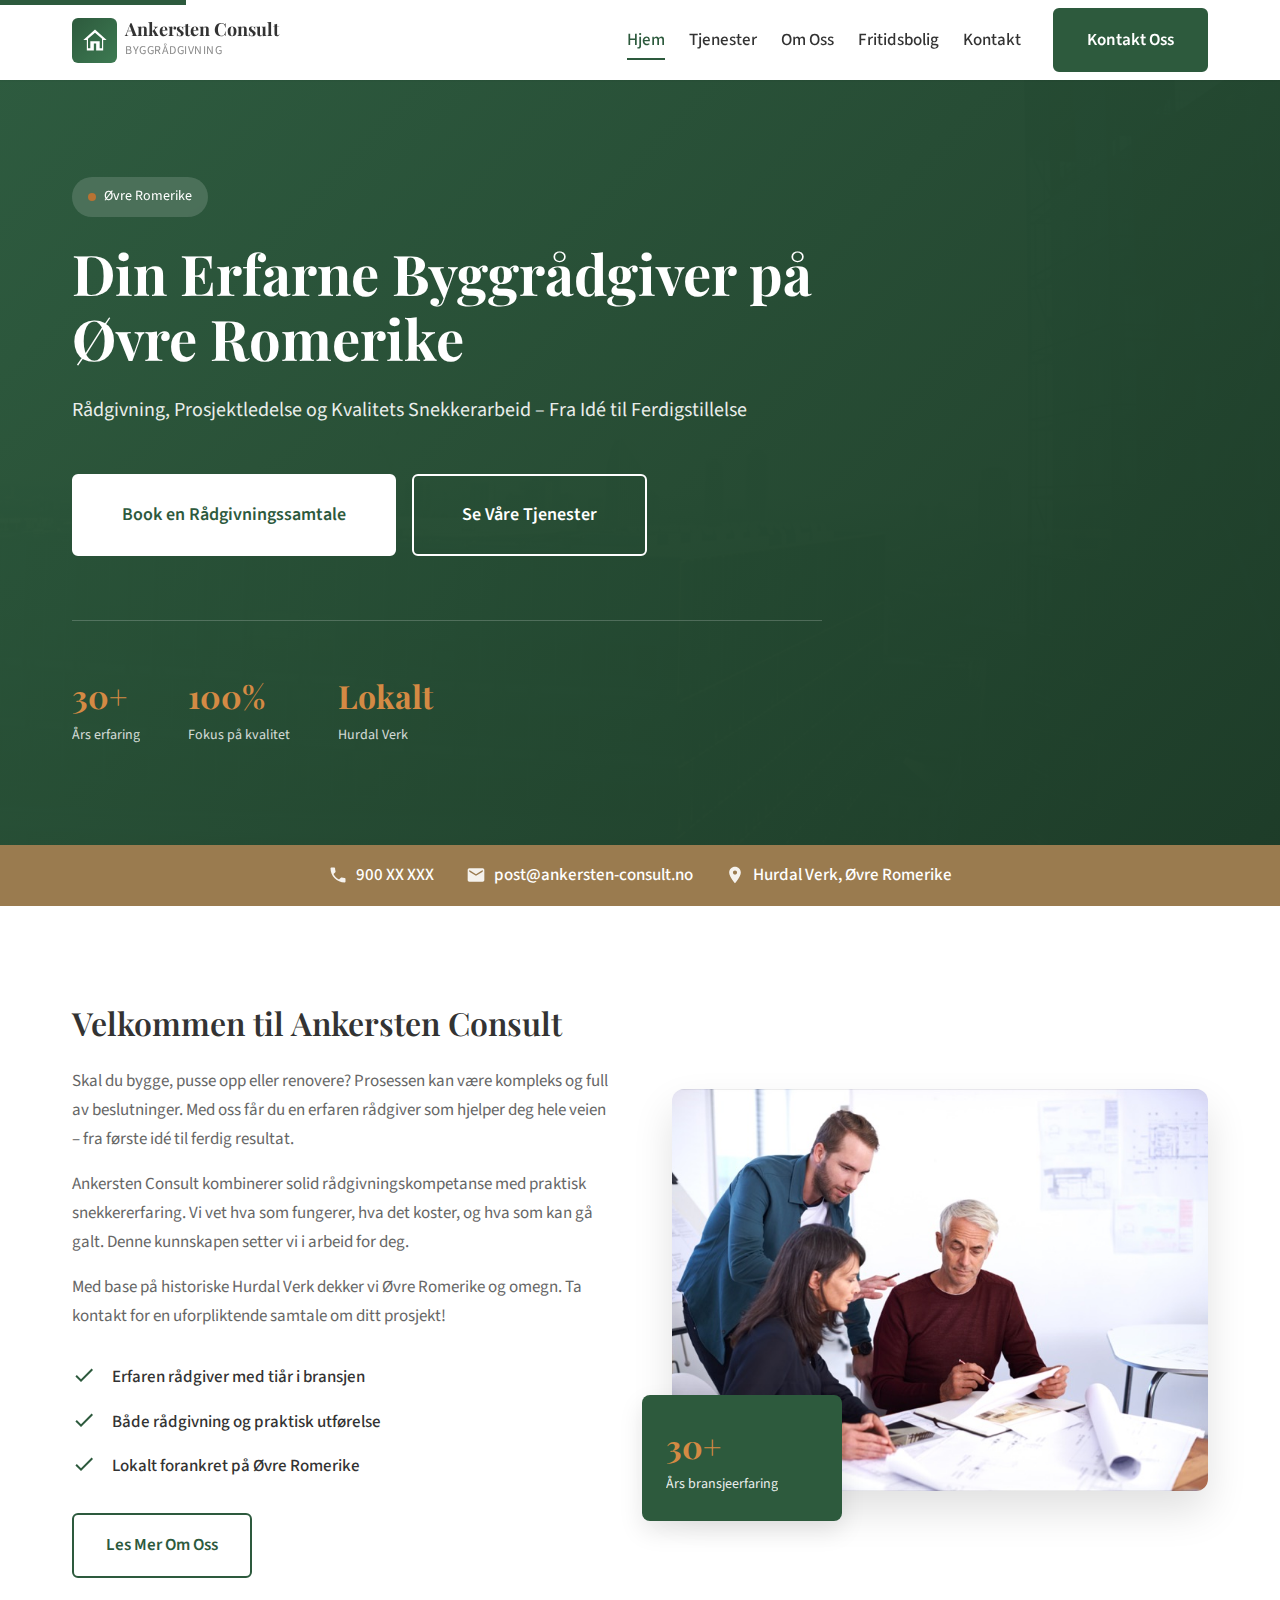
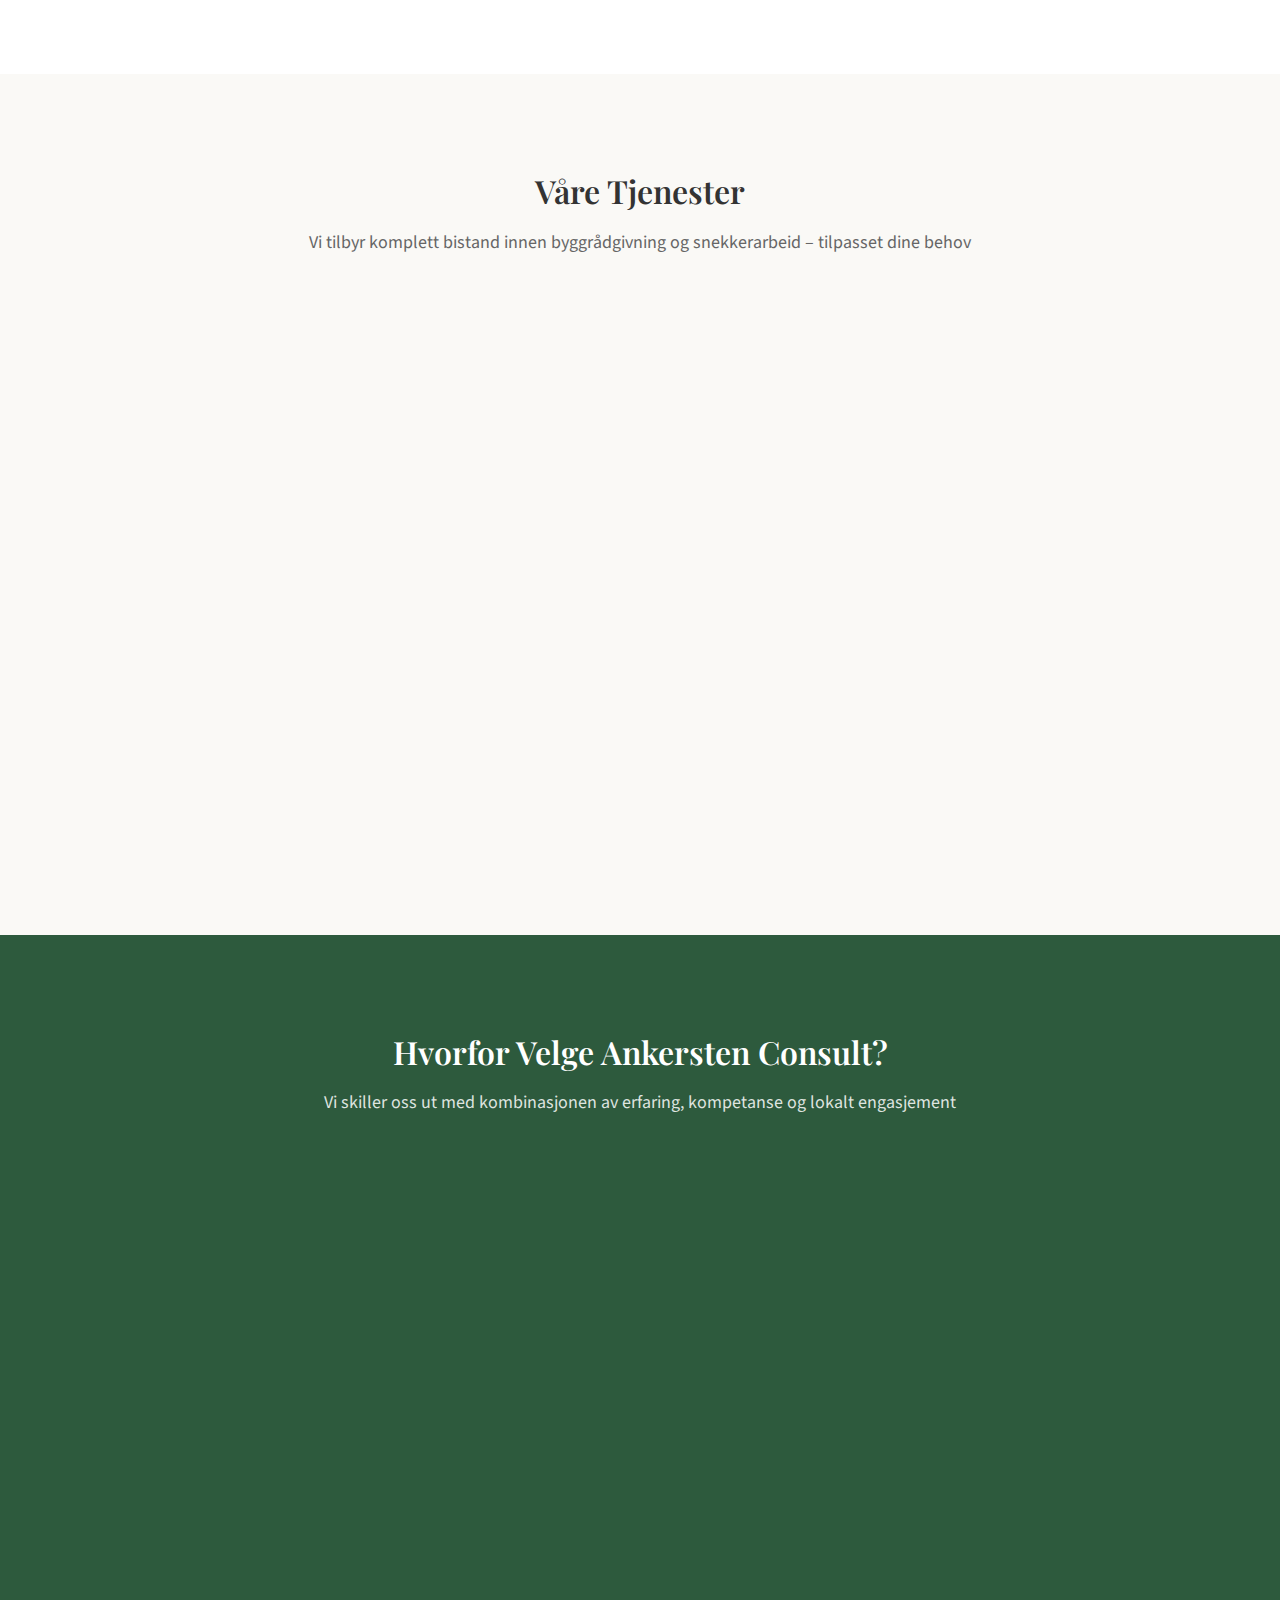
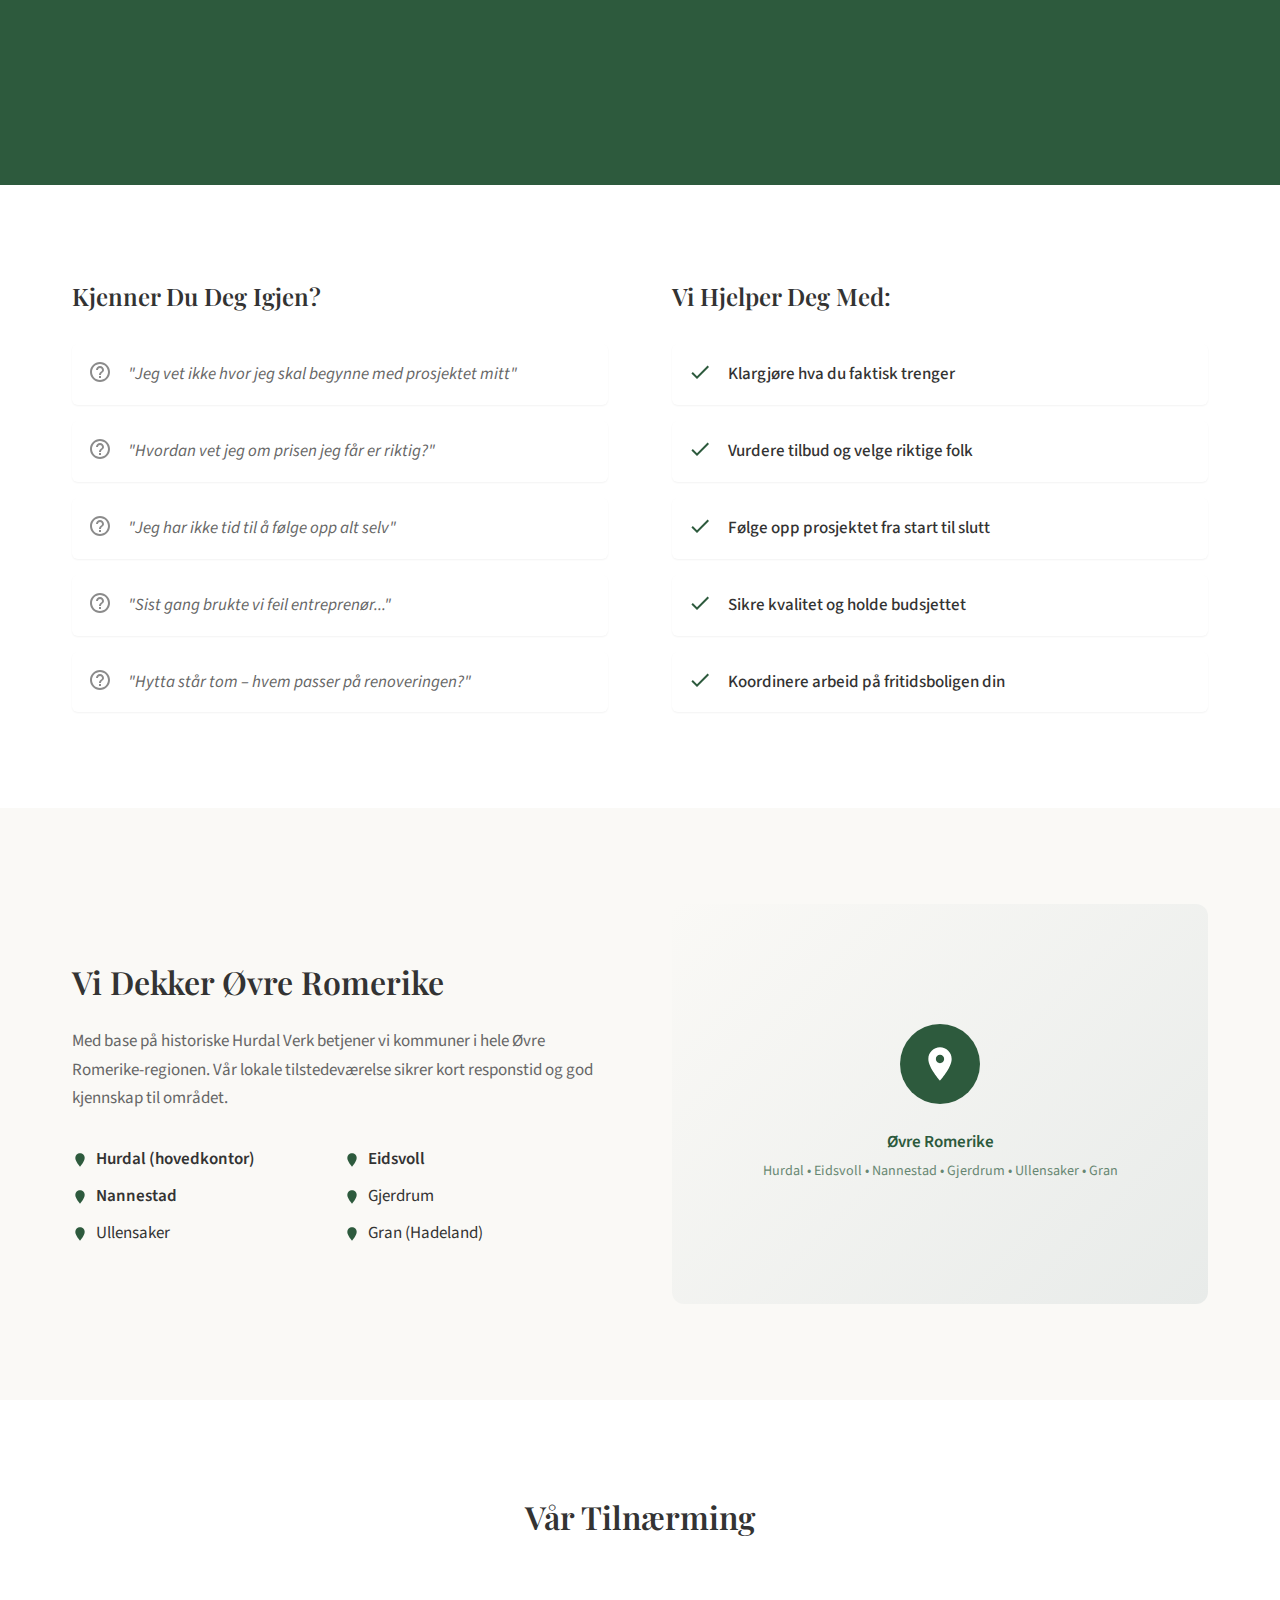
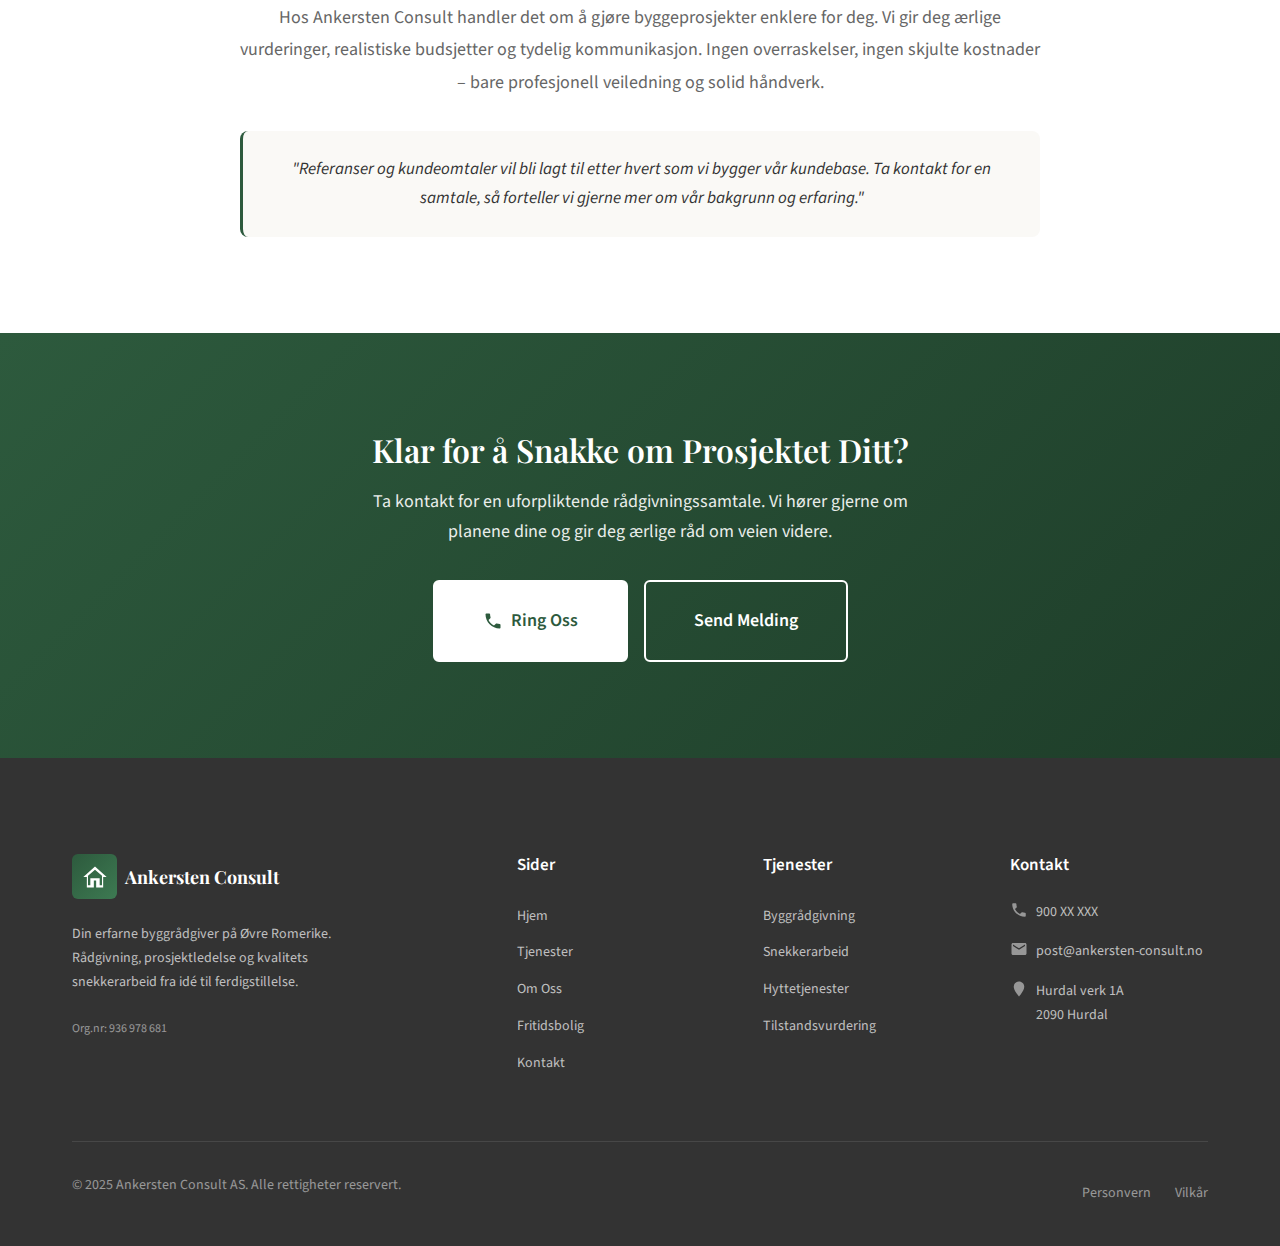
<file: index.html>
<!DOCTYPE html>
<html lang="nb-NO">
<head>
    <meta charset="UTF-8">
    <meta name="viewport" content="width=device-width, initial-scale=1.0">
    <meta http-equiv="X-UA-Compatible" content="IE=edge">

    <!-- SEO Meta Tags -->
    <title>Byggrådgiver Øvre Romerike | Ankersten Consult AS | Hurdal</title>
    <meta name="description" content="Erfaren byggrådgiver på Øvre Romerike. Prosjektledelse, rådgivning og kvalitets snekkerarbeid i Hurdal, Eidsvoll og Nannestad. Kontakt oss for en uforpliktende samtale.">
    <meta name="keywords" content="byggrådgiver, hurdal, øvre romerike, prosjektledelse, snekker, eidsvoll, nannestad, byggeledelse, renovering, tilbygg">
    <meta name="author" content="Ankersten Consult AS">
    <meta name="robots" content="index, follow">

    <!-- Open Graph / Social Media -->
    <meta property="og:type" content="website">
    <meta property="og:url" content="https://ankersten-consult.no/">
    <meta property="og:title" content="Byggrådgiver Øvre Romerike | Ankersten Consult AS">
    <meta property="og:description" content="Erfaren byggrådgiver på Øvre Romerike. Prosjektledelse, rådgivning og kvalitets snekkerarbeid fra idé til ferdigstillelse.">
    <meta property="og:locale" content="nb_NO">

    <!-- Canonical URL -->
    <link rel="canonical" href="https://ankersten-consult.no/">

    <!-- Fonts -->
    <link rel="preconnect" href="https://fonts.googleapis.com">
    <link rel="preconnect" href="https://fonts.gstatic.com" crossorigin>
    <link href="https://fonts.googleapis.com/css2?family=Playfair+Display:wght@400;600;700&family=Source+Sans+Pro:wght@400;500;600;700&display=swap" rel="stylesheet">

    <!-- Styles -->
    <link rel="stylesheet" href="css/style.css">
    <link rel="stylesheet" href="css/responsive.css">

    <!-- Favicon -->
    <link rel="icon" type="image/svg+xml" href="data:image/svg+xml,%3Csvg xmlns='http://www.w3.org/2000/svg' viewBox='0 0 100 100'%3E%3Crect fill='%232D5A3D' width='100' height='100' rx='12'/%3E%3Cpath fill='%23fff' d='M50 20L20 45v35h25V55h10v25h25V45L50 20zm0 10l20 17v23H60V45H40v25H30V47l20-17z'/%3E%3C/svg%3E">

    <!-- Schema.org Structured Data -->
    <script type="application/ld+json">
    {
        "@context": "https://schema.org",
        "@type": "ProfessionalService",
        "name": "Ankersten Consult AS",
        "description": "Byggrådgivning, prosjektledelse og kvalitets snekkerarbeid på Øvre Romerike. Fra idé til ferdigstillelse.",
        "@id": "https://ankersten-consult.no",
        "url": "https://ankersten-consult.no",
        "telephone": "+47900XXXXX",
        "email": "post@ankersten-consult.no",
        "address": {
            "@type": "PostalAddress",
            "streetAddress": "Hurdal verk 1A",
            "addressLocality": "Hurdal",
            "postalCode": "2090",
            "addressCountry": "NO"
        },
        "geo": {
            "@type": "GeoCoordinates",
            "latitude": 60.4033,
            "longitude": 11.0750
        },
        "areaServed": ["Hurdal", "Eidsvoll", "Nannestad", "Gjerdrum", "Ullensaker", "Gran", "Øvre Romerike"],
        "priceRange": "$$",
        "openingHoursSpecification": {
            "@type": "OpeningHoursSpecification",
            "dayOfWeek": ["Monday", "Tuesday", "Wednesday", "Thursday", "Friday"],
            "opens": "08:00",
            "closes": "16:00"
        }
    }
    </script>
</head>
<body>
    <!-- Skip Link -->
    <a href="#main-content" class="skip-link">Hopp til hovedinnhold</a>

    <!-- Header -->
    <header class="header">
        <div class="container header__inner">
            <a href="index.html" class="header__logo">
                <div class="header__logo-icon">
                    <svg viewBox="0 0 24 24" xmlns="http://www.w3.org/2000/svg">
                        <path d="M12 3L2 12h3v9h6v-6h2v6h6v-9h3L12 3zm0 2.84L18 11v8h-2v-6H8v6H6v-8l6-5.16z"/>
                    </svg>
                </div>
                <div class="header__logo-text">
                    <span class="header__logo-name">Ankersten Consult</span>
                    <span class="header__logo-tagline">Byggrådgivning</span>
                </div>
            </a>

            <nav class="nav" role="navigation" aria-label="Hovedmeny">
                <ul class="nav__list">
                    <li><a href="index.html" class="nav__link active">Hjem</a></li>
                    <li><a href="tjenester.html" class="nav__link">Tjenester</a></li>
                    <li><a href="om-oss.html" class="nav__link">Om Oss</a></li>
                    <li><a href="fritidsbolig.html" class="nav__link">Fritidsbolig</a></li>
                    <li><a href="kontakt.html" class="nav__link">Kontakt</a></li>
                </ul>
                <div class="nav__cta">
                    <a href="kontakt.html" class="btn btn--primary">Kontakt Oss</a>
                </div>
            </nav>

            <button class="menu-toggle" aria-label="Meny" aria-expanded="false">
                <span></span>
                <span></span>
                <span></span>
            </button>
        </div>
    </header>

    <main id="main-content">
        <!-- Hero Section -->
        <section class="hero">
            <div class="hero__bg">
                <img src="images/hero/hero-background.jpg" alt="Moderne bygninger" class="hero__bg-image">
                <div class="hero__overlay"></div>
            </div>
            <div class="container">
                <div class="hero__content">
                    <div class="hero__badge">
                        <span class="hero__badge-icon"></span>
                        <span>Øvre Romerike</span>
                    </div>
                    <h1 class="hero__title">Din Erfarne Byggrådgiver på Øvre Romerike</h1>
                    <p class="hero__subtitle">Rådgivning, Prosjektledelse og Kvalitets Snekkerarbeid – Fra Idé til Ferdigstillelse</p>
                    <div class="hero__actions">
                        <a href="kontakt.html" class="btn btn--white btn--large">Book en Rådgivningssamtale</a>
                        <a href="tjenester.html" class="btn btn--outline-white btn--large">Se Våre Tjenester</a>
                    </div>
                    <div class="hero__stats">
                        <div class="hero__stat">
                            <div class="hero__stat-number">30+</div>
                            <div class="hero__stat-label">Års erfaring</div>
                        </div>
                        <div class="hero__stat">
                            <div class="hero__stat-number">100%</div>
                            <div class="hero__stat-label">Fokus på kvalitet</div>
                        </div>
                        <div class="hero__stat">
                            <div class="hero__stat-number">Lokalt</div>
                            <div class="hero__stat-label">Hurdal Verk</div>
                        </div>
                    </div>
                </div>
            </div>
        </section>

        <!-- Quick Contact Bar -->
        <section class="quick-contact">
            <div class="container">
                <div class="quick-contact__inner">
                    <div class="quick-contact__item">
                        <svg viewBox="0 0 24 24" fill="currentColor"><path d="M6.62 10.79c1.44 2.83 3.76 5.14 6.59 6.59l2.2-2.2c.27-.27.67-.36 1.02-.24 1.12.37 2.33.57 3.57.57.55 0 1 .45 1 1V20c0 .55-.45 1-1 1-9.39 0-17-7.61-17-17 0-.55.45-1 1-1h3.5c.55 0 1 .45 1 1 0 1.25.2 2.45.57 3.57.11.35.03.74-.25 1.02l-2.2 2.2z"/></svg>
                        <a href="tel:+47900XXXXX">900 XX XXX</a>
                    </div>
                    <div class="quick-contact__item">
                        <svg viewBox="0 0 24 24" fill="currentColor"><path d="M20 4H4c-1.1 0-2 .9-2 2v12c0 1.1.9 2 2 2h16c1.1 0 2-.9 2-2V6c0-1.1-.9-2-2-2zm0 4l-8 5-8-5V6l8 5 8-5v2z"/></svg>
                        <a href="mailto:post@ankersten-consult.no">post@ankersten-consult.no</a>
                    </div>
                    <div class="quick-contact__item">
                        <svg viewBox="0 0 24 24" fill="currentColor"><path d="M12 2C8.13 2 5 5.13 5 9c0 5.25 7 13 7 13s7-7.75 7-13c0-3.87-3.13-7-7-7zm0 9.5c-1.38 0-2.5-1.12-2.5-2.5s1.12-2.5 2.5-2.5 2.5 1.12 2.5 2.5-1.12 2.5-2.5 2.5z"/></svg>
                        <span>Hurdal Verk, Øvre Romerike</span>
                    </div>
                </div>
            </div>
        </section>

        <!-- Introduction Section -->
        <section class="section">
            <div class="container">
                <div class="intro">
                    <div class="intro__content">
                        <h2>Velkommen til Ankersten Consult</h2>
                        <div class="intro__text">
                            <p>Skal du bygge, pusse opp eller renovere? Prosessen kan være kompleks og full av beslutninger. Med oss får du en erfaren rådgiver som hjelper deg hele veien – fra første idé til ferdig resultat.</p>
                            <p>Ankersten Consult kombinerer solid rådgivningskompetanse med praktisk snekkererfaring. Vi vet hva som fungerer, hva det koster, og hva som kan gå galt. Denne kunnskapen setter vi i arbeid for deg.</p>
                            <p>Med base på historiske Hurdal Verk dekker vi Øvre Romerike og omegn. Ta kontakt for en uforpliktende samtale om ditt prosjekt!</p>
                        </div>
                        <div class="intro__features">
                            <div class="intro__feature">
                                <svg class="intro__feature-icon" viewBox="0 0 24 24" fill="currentColor"><path d="M9 16.17L4.83 12l-1.42 1.41L9 19 21 7l-1.41-1.41L9 16.17z"/></svg>
                                <span class="intro__feature-text">Erfaren rådgiver med tiår i bransjen</span>
                            </div>
                            <div class="intro__feature">
                                <svg class="intro__feature-icon" viewBox="0 0 24 24" fill="currentColor"><path d="M9 16.17L4.83 12l-1.42 1.41L9 19 21 7l-1.41-1.41L9 16.17z"/></svg>
                                <span class="intro__feature-text">Både rådgivning og praktisk utførelse</span>
                            </div>
                            <div class="intro__feature">
                                <svg class="intro__feature-icon" viewBox="0 0 24 24" fill="currentColor"><path d="M9 16.17L4.83 12l-1.42 1.41L9 19 21 7l-1.41-1.41L9 16.17z"/></svg>
                                <span class="intro__feature-text">Lokalt forankret på Øvre Romerike</span>
                            </div>
                        </div>
                        <a href="om-oss.html" class="btn btn--secondary">Les Mer Om Oss</a>
                    </div>
                    <div class="intro__image">
                        <img src="images/about/consultation.jpg" alt="Profesjonell rådgivning og planlegging" style="width: 100%; border-radius: 12px; aspect-ratio: 4/3; object-fit: cover; box-shadow: 0 20px 40px rgba(0,0,0,0.12);">
                        <div class="intro__image-accent">
                            <div class="intro__image-accent-number">30+</div>
                            <div class="intro__image-accent-text">Års bransjeerfaring</div>
                        </div>
                    </div>
                </div>
            </div>
        </section>

        <!-- Services Overview -->
        <section class="section section--light">
            <div class="container">
                <div class="section-header">
                    <h2>Våre Tjenester</h2>
                    <p>Vi tilbyr komplett bistand innen byggrådgivning og snekkerarbeid – tilpasset dine behov</p>
                </div>
                <div class="services-overview">
                    <!-- Byggrådgivning -->
                    <div class="service-category">
                        <div class="service-category__icon">
                            <svg viewBox="0 0 24 24"><path d="M19.5 3.5L18 2l-1.5 1.5L15 2l-1.5 1.5L12 2l-1.5 1.5L9 2 7.5 3.5 6 2 4.5 3.5 3 2v20l1.5-1.5L6 22l1.5-1.5L9 22l1.5-1.5L12 22l1.5-1.5L15 22l1.5-1.5L18 22l1.5-1.5L21 22V2l-1.5 1.5zM19 19H5V5h14v14zM6 15h12v2H6v-2zm0-4h12v2H6v-2zm0-4h12v2H6V7z"/></svg>
                        </div>
                        <h3 class="service-category__title">Byggrådgivning</h3>
                        <p class="service-category__description">Profesjonell veiledning gjennom hele byggeprosessen – fra planlegging til ferdigstillelse.</p>
                        <ul class="service-category__list">
                            <li class="service-category__item">
                                <svg viewBox="0 0 24 24" fill="currentColor"><path d="M9 16.17L4.83 12l-1.42 1.41L9 19 21 7l-1.41-1.41L9 16.17z"/></svg>
                                <span>Prosjektvurdering</span>
                            </li>
                            <li class="service-category__item">
                                <svg viewBox="0 0 24 24" fill="currentColor"><path d="M9 16.17L4.83 12l-1.42 1.41L9 19 21 7l-1.41-1.41L9 16.17z"/></svg>
                                <span>Prosjektledelse</span>
                            </li>
                            <li class="service-category__item">
                                <svg viewBox="0 0 24 24" fill="currentColor"><path d="M9 16.17L4.83 12l-1.42 1.41L9 19 21 7l-1.41-1.41L9 16.17z"/></svg>
                                <span>Byggeledelse</span>
                            </li>
                            <li class="service-category__item">
                                <svg viewBox="0 0 24 24" fill="currentColor"><path d="M9 16.17L4.83 12l-1.42 1.41L9 19 21 7l-1.41-1.41L9 16.17z"/></svg>
                                <span>Byggherreombud</span>
                            </li>
                        </ul>
                        <a href="tjenester.html#radgivning" class="btn btn--secondary btn--small">Les Mer</a>
                    </div>

                    <!-- Snekkerarbeid -->
                    <div class="service-category">
                        <div class="service-category__icon service-category__icon--secondary">
                            <svg viewBox="0 0 24 24"><path d="M22.7 19l-9.1-9.1c.9-2.3.4-5-1.5-6.9-2-2-5-2.4-7.4-1.3L9 6 6 9 1.6 4.7C.4 7.1.9 10.1 2.9 12.1c1.9 1.9 4.6 2.4 6.9 1.5l9.1 9.1c.4.4 1 .4 1.4 0l2.3-2.3c.5-.4.5-1.1.1-1.4z"/></svg>
                        </div>
                        <h3 class="service-category__title">Snekkerarbeid</h3>
                        <p class="service-category__description">Kvalitets håndverk for renovering, tilbygg og snekkerarbeid inne og ute.</p>
                        <ul class="service-category__list">
                            <li class="service-category__item">
                                <svg viewBox="0 0 24 24" fill="currentColor"><path d="M9 16.17L4.83 12l-1.42 1.41L9 19 21 7l-1.41-1.41L9 16.17z"/></svg>
                                <span>Renovering og oppussing</span>
                            </li>
                            <li class="service-category__item">
                                <svg viewBox="0 0 24 24" fill="currentColor"><path d="M9 16.17L4.83 12l-1.42 1.41L9 19 21 7l-1.41-1.41L9 16.17z"/></svg>
                                <span>Tilbygg og påbygg</span>
                            </li>
                            <li class="service-category__item">
                                <svg viewBox="0 0 24 24" fill="currentColor"><path d="M9 16.17L4.83 12l-1.42 1.41L9 19 21 7l-1.41-1.41L9 16.17z"/></svg>
                                <span>Hyttearbeid</span>
                            </li>
                            <li class="service-category__item">
                                <svg viewBox="0 0 24 24" fill="currentColor"><path d="M9 16.17L4.83 12l-1.42 1.41L9 19 21 7l-1.41-1.41L9 16.17z"/></svg>
                                <span>Innvendig/utvendig arbeid</span>
                            </li>
                        </ul>
                        <a href="tjenester.html#snekker" class="btn btn--secondary btn--small">Les Mer</a>
                    </div>
                </div>
            </div>
        </section>

        <!-- Why Choose Us -->
        <section class="section section--dark">
            <div class="container">
                <div class="section-header">
                    <h2>Hvorfor Velge Ankersten Consult?</h2>
                    <p>Vi skiller oss ut med kombinasjonen av erfaring, kompetanse og lokalt engasjement</p>
                </div>
                <div class="benefits-grid">
                    <div class="benefit-card">
                        <div class="benefit-card__icon">
                            <svg viewBox="0 0 24 24"><path d="M12 2C6.48 2 2 6.48 2 12s4.48 10 10 10 10-4.48 10-10S17.52 2 12 2zm-2 15l-5-5 1.41-1.41L10 14.17l7.59-7.59L19 8l-9 9z"/></svg>
                        </div>
                        <h4 class="benefit-card__title">Erfaring Som Teller</h4>
                        <p class="benefit-card__text">Tiår med bransjeerfaring på din side. Vi har sett det meste og vet hva som fungerer.</p>
                    </div>
                    <div class="benefit-card">
                        <div class="benefit-card__icon">
                            <svg viewBox="0 0 24 24"><path d="M19 3H5c-1.1 0-2 .9-2 2v14c0 1.1.9 2 2 2h14c1.1 0 2-.9 2-2V5c0-1.1-.9-2-2-2zm-5 14H7v-2h7v2zm3-4H7v-2h10v2zm0-4H7V7h10v2z"/></svg>
                        </div>
                        <h4 class="benefit-card__title">Rådgiver + Utfører</h4>
                        <p class="benefit-card__text">Både strategisk oversikt og praktisk kompetanse – alt under ett tak.</p>
                    </div>
                    <div class="benefit-card">
                        <div class="benefit-card__icon">
                            <svg viewBox="0 0 24 24"><path d="M12 1L3 5v6c0 5.55 3.84 10.74 9 12 5.16-1.26 9-6.45 9-12V5l-9-4zm0 10.99h7c-.53 4.12-3.28 7.79-7 8.94V12H5V6.3l7-3.11v8.8z"/></svg>
                        </div>
                        <h4 class="benefit-card__title">Dine Interesser Først</h4>
                        <p class="benefit-card__text">Uavhengig rådgivning uten skjulte agendaer. Vi jobber for deg.</p>
                    </div>
                    <div class="benefit-card">
                        <div class="benefit-card__icon">
                            <svg viewBox="0 0 24 24"><path d="M12 2C8.13 2 5 5.13 5 9c0 5.25 7 13 7 13s7-7.75 7-13c0-3.87-3.13-7-7-7zm0 9.5c-1.38 0-2.5-1.12-2.5-2.5s1.12-2.5 2.5-2.5 2.5 1.12 2.5 2.5-1.12 2.5-2.5 2.5z"/></svg>
                        </div>
                        <h4 class="benefit-card__title">Lokal Tilstedeværelse</h4>
                        <p class="benefit-card__text">Vi kjenner Øvre Romerike og er tilgjengelige når du trenger oss.</p>
                    </div>
                    <div class="benefit-card">
                        <div class="benefit-card__icon">
                            <svg viewBox="0 0 24 24"><path d="M12 3L2 12h3v9h6v-6h2v6h6v-9h3L12 3zm0 2.84L18 11v8h-2v-6H8v6H6v-8l6-5.16z"/></svg>
                        </div>
                        <h4 class="benefit-card__title">Helhetlig Tilnærming</h4>
                        <p class="benefit-card__text">Fra første samtale til siste spiker – vi følger prosjektet hele veien.</p>
                    </div>
                    <div class="benefit-card">
                        <div class="benefit-card__icon">
                            <svg viewBox="0 0 24 24"><path d="M12 17.27L18.18 21l-1.64-7.03L22 9.24l-7.19-.61L12 2 9.19 8.63 2 9.24l5.46 4.73L5.82 21z"/></svg>
                        </div>
                        <h4 class="benefit-card__title">Kvalitet i Fokus</h4>
                        <p class="benefit-card__text">Godt håndverk og god prosess. Vi tar stolthet i det vi leverer.</p>
                    </div>
                </div>
            </div>
        </section>

        <!-- Problem/Solution Section -->
        <section class="section">
            <div class="container">
                <div class="problems-solutions">
                    <div class="problems">
                        <h3 class="problems__title">Kjenner Du Deg Igjen?</h3>
                        <ul class="problems__list">
                            <li class="problem-item">
                                <svg class="problem-item__icon" viewBox="0 0 24 24" fill="currentColor"><path d="M12 2C6.48 2 2 6.48 2 12s4.48 10 10 10 10-4.48 10-10S17.52 2 12 2zm0 18c-4.41 0-8-3.59-8-8s3.59-8 8-8 8 3.59 8 8-3.59 8-8 8zm-1-4h2v2h-2v-2zm1-10c-2.21 0-4 1.79-4 4h2c0-1.1.9-2 2-2s2 .9 2 2c0 2-3 1.75-3 5h2c0-2.25 3-2.5 3-5 0-2.21-1.79-4-4-4z"/></svg>
                                <span class="problem-item__text">"Jeg vet ikke hvor jeg skal begynne med prosjektet mitt"</span>
                            </li>
                            <li class="problem-item">
                                <svg class="problem-item__icon" viewBox="0 0 24 24" fill="currentColor"><path d="M12 2C6.48 2 2 6.48 2 12s4.48 10 10 10 10-4.48 10-10S17.52 2 12 2zm0 18c-4.41 0-8-3.59-8-8s3.59-8 8-8 8 3.59 8 8-3.59 8-8 8zm-1-4h2v2h-2v-2zm1-10c-2.21 0-4 1.79-4 4h2c0-1.1.9-2 2-2s2 .9 2 2c0 2-3 1.75-3 5h2c0-2.25 3-2.5 3-5 0-2.21-1.79-4-4-4z"/></svg>
                                <span class="problem-item__text">"Hvordan vet jeg om prisen jeg får er riktig?"</span>
                            </li>
                            <li class="problem-item">
                                <svg class="problem-item__icon" viewBox="0 0 24 24" fill="currentColor"><path d="M12 2C6.48 2 2 6.48 2 12s4.48 10 10 10 10-4.48 10-10S17.52 2 12 2zm0 18c-4.41 0-8-3.59-8-8s3.59-8 8-8 8 3.59 8 8-3.59 8-8 8zm-1-4h2v2h-2v-2zm1-10c-2.21 0-4 1.79-4 4h2c0-1.1.9-2 2-2s2 .9 2 2c0 2-3 1.75-3 5h2c0-2.25 3-2.5 3-5 0-2.21-1.79-4-4-4z"/></svg>
                                <span class="problem-item__text">"Jeg har ikke tid til å følge opp alt selv"</span>
                            </li>
                            <li class="problem-item">
                                <svg class="problem-item__icon" viewBox="0 0 24 24" fill="currentColor"><path d="M12 2C6.48 2 2 6.48 2 12s4.48 10 10 10 10-4.48 10-10S17.52 2 12 2zm0 18c-4.41 0-8-3.59-8-8s3.59-8 8-8 8 3.59 8 8-3.59 8-8 8zm-1-4h2v2h-2v-2zm1-10c-2.21 0-4 1.79-4 4h2c0-1.1.9-2 2-2s2 .9 2 2c0 2-3 1.75-3 5h2c0-2.25 3-2.5 3-5 0-2.21-1.79-4-4-4z"/></svg>
                                <span class="problem-item__text">"Sist gang brukte vi feil entreprenør..."</span>
                            </li>
                            <li class="problem-item">
                                <svg class="problem-item__icon" viewBox="0 0 24 24" fill="currentColor"><path d="M12 2C6.48 2 2 6.48 2 12s4.48 10 10 10 10-4.48 10-10S17.52 2 12 2zm0 18c-4.41 0-8-3.59-8-8s3.59-8 8-8 8 3.59 8 8-3.59 8-8 8zm-1-4h2v2h-2v-2zm1-10c-2.21 0-4 1.79-4 4h2c0-1.1.9-2 2-2s2 .9 2 2c0 2-3 1.75-3 5h2c0-2.25 3-2.5 3-5 0-2.21-1.79-4-4-4z"/></svg>
                                <span class="problem-item__text">"Hytta står tom – hvem passer på renoveringen?"</span>
                            </li>
                        </ul>
                    </div>
                    <div class="solutions">
                        <h3 class="solutions__title">Vi Hjelper Deg Med:</h3>
                        <ul class="solutions__list">
                            <li class="solution-item">
                                <svg class="solution-item__icon" viewBox="0 0 24 24" fill="currentColor"><path d="M9 16.17L4.83 12l-1.42 1.41L9 19 21 7l-1.41-1.41L9 16.17z"/></svg>
                                <span class="solution-item__text">Klargjøre hva du faktisk trenger</span>
                            </li>
                            <li class="solution-item">
                                <svg class="solution-item__icon" viewBox="0 0 24 24" fill="currentColor"><path d="M9 16.17L4.83 12l-1.42 1.41L9 19 21 7l-1.41-1.41L9 16.17z"/></svg>
                                <span class="solution-item__text">Vurdere tilbud og velge riktige folk</span>
                            </li>
                            <li class="solution-item">
                                <svg class="solution-item__icon" viewBox="0 0 24 24" fill="currentColor"><path d="M9 16.17L4.83 12l-1.42 1.41L9 19 21 7l-1.41-1.41L9 16.17z"/></svg>
                                <span class="solution-item__text">Følge opp prosjektet fra start til slutt</span>
                            </li>
                            <li class="solution-item">
                                <svg class="solution-item__icon" viewBox="0 0 24 24" fill="currentColor"><path d="M9 16.17L4.83 12l-1.42 1.41L9 19 21 7l-1.41-1.41L9 16.17z"/></svg>
                                <span class="solution-item__text">Sikre kvalitet og holde budsjettet</span>
                            </li>
                            <li class="solution-item">
                                <svg class="solution-item__icon" viewBox="0 0 24 24" fill="currentColor"><path d="M9 16.17L4.83 12l-1.42 1.41L9 19 21 7l-1.41-1.41L9 16.17z"/></svg>
                                <span class="solution-item__text">Koordinere arbeid på fritidsboligen din</span>
                            </li>
                        </ul>
                    </div>
                </div>
            </div>
        </section>

        <!-- Service Area -->
        <section class="section section--light">
            <div class="container">
                <div class="service-area">
                    <div class="service-area__content">
                        <h2>Vi Dekker Øvre Romerike</h2>
                        <p class="service-area__text">Med base på historiske Hurdal Verk betjener vi kommuner i hele Øvre Romerike-regionen. Vår lokale tilstedeværelse sikrer kort responstid og god kjennskap til området.</p>
                        <ul class="service-area__list">
                            <li class="service-area__item service-area__item--primary">
                                <svg viewBox="0 0 24 24" fill="currentColor"><path d="M12 2C8.13 2 5 5.13 5 9c0 5.25 7 13 7 13s7-7.75 7-13c0-3.87-3.13-7-7-7z"/></svg>
                                <span>Hurdal (hovedkontor)</span>
                            </li>
                            <li class="service-area__item service-area__item--primary">
                                <svg viewBox="0 0 24 24" fill="currentColor"><path d="M12 2C8.13 2 5 5.13 5 9c0 5.25 7 13 7 13s7-7.75 7-13c0-3.87-3.13-7-7-7z"/></svg>
                                <span>Eidsvoll</span>
                            </li>
                            <li class="service-area__item service-area__item--primary">
                                <svg viewBox="0 0 24 24" fill="currentColor"><path d="M12 2C8.13 2 5 5.13 5 9c0 5.25 7 13 7 13s7-7.75 7-13c0-3.87-3.13-7-7-7z"/></svg>
                                <span>Nannestad</span>
                            </li>
                            <li class="service-area__item">
                                <svg viewBox="0 0 24 24" fill="currentColor"><path d="M12 2C8.13 2 5 5.13 5 9c0 5.25 7 13 7 13s7-7.75 7-13c0-3.87-3.13-7-7-7z"/></svg>
                                <span>Gjerdrum</span>
                            </li>
                            <li class="service-area__item">
                                <svg viewBox="0 0 24 24" fill="currentColor"><path d="M12 2C8.13 2 5 5.13 5 9c0 5.25 7 13 7 13s7-7.75 7-13c0-3.87-3.13-7-7-7z"/></svg>
                                <span>Ullensaker</span>
                            </li>
                            <li class="service-area__item">
                                <svg viewBox="0 0 24 24" fill="currentColor"><path d="M12 2C8.13 2 5 5.13 5 9c0 5.25 7 13 7 13s7-7.75 7-13c0-3.87-3.13-7-7-7z"/></svg>
                                <span>Gran (Hadeland)</span>
                            </li>
                        </ul>
                    </div>
                    <div class="service-area__map">
                        <div class="service-area__map-visual">
                            <div class="service-area__map-icon">
                                <svg viewBox="0 0 24 24"><path d="M12 2C8.13 2 5 5.13 5 9c0 5.25 7 13 7 13s7-7.75 7-13c0-3.87-3.13-7-7-7zm0 9.5c-1.38 0-2.5-1.12-2.5-2.5s1.12-2.5 2.5-2.5 2.5 1.12 2.5 2.5-1.12 2.5-2.5 2.5z"/></svg>
                            </div>
                            <p class="service-area__map-text">Øvre Romerike<br><small style="opacity: 0.7; font-weight: normal;">Hurdal • Eidsvoll • Nannestad • Gjerdrum • Ullensaker • Gran</small></p>
                        </div>
                    </div>
                </div>
            </div>
        </section>

        <!-- Trust Section -->
        <section class="section">
            <div class="container">
                <div class="section-header">
                    <h2>Vår Tilnærming</h2>
                </div>
                <div style="max-width: 800px; margin: 0 auto; text-align: center;">
                    <p style="font-size: 1.125rem; color: #666; line-height: 1.8;">Hos Ankersten Consult handler det om å gjøre byggeprosjekter enklere for deg. Vi gir deg ærlige vurderinger, realistiske budsjetter og tydelig kommunikasjon. Ingen overraskelser, ingen skjulte kostnader – bare profesjonell veiledning og solid håndverk.</p>
                    <div style="margin-top: 2rem; padding: 1.5rem; background-color: #FAF9F6; border-radius: 8px; border-left: 3px solid #2D5A3D;">
                        <p style="font-style: italic; color: #333; margin: 0;">"Referanser og kundeomtaler vil bli lagt til etter hvert som vi bygger vår kundebase. Ta kontakt for en samtale, så forteller vi gjerne mer om vår bakgrunn og erfaring."</p>
                    </div>
                </div>
            </div>
        </section>

        <!-- CTA Section -->
        <section class="cta-section">
            <div class="container">
                <h2>Klar for å Snakke om Prosjektet Ditt?</h2>
                <p>Ta kontakt for en uforpliktende rådgivningssamtale. Vi hører gjerne om planene dine og gir deg ærlige råd om veien videre.</p>
                <div class="cta-section__actions">
                    <a href="tel:+47900XXXXX" class="btn btn--white btn--large">
                        <svg viewBox="0 0 24 24" fill="currentColor" style="width: 20px; height: 20px;"><path d="M6.62 10.79c1.44 2.83 3.76 5.14 6.59 6.59l2.2-2.2c.27-.27.67-.36 1.02-.24 1.12.37 2.33.57 3.57.57.55 0 1 .45 1 1V20c0 .55-.45 1-1 1-9.39 0-17-7.61-17-17 0-.55.45-1 1-1h3.5c.55 0 1 .45 1 1 0 1.25.2 2.45.57 3.57.11.35.03.74-.25 1.02l-2.2 2.2z"/></svg>
                        Ring Oss
                    </a>
                    <a href="kontakt.html" class="btn btn--outline-white btn--large">Send Melding</a>
                </div>
            </div>
        </section>
    </main>

    <!-- Footer -->
    <footer class="footer">
        <div class="container">
            <div class="footer__grid">
                <div class="footer__brand">
                    <div class="footer__logo">
                        <div class="footer__logo-icon">
                            <svg viewBox="0 0 24 24"><path d="M12 3L2 12h3v9h6v-6h2v6h6v-9h3L12 3zm0 2.84L18 11v8h-2v-6H8v6H6v-8l6-5.16z"/></svg>
                        </div>
                        <span class="footer__logo-text">Ankersten Consult</span>
                    </div>
                    <p class="footer__description">Din erfarne byggrådgiver på Øvre Romerike. Rådgivning, prosjektledelse og kvalitets snekkerarbeid fra idé til ferdigstillelse.</p>
                    <p class="footer__org">Org.nr: 936 978 681</p>
                </div>

                <div class="footer__nav">
                    <h4 class="footer__heading">Sider</h4>
                    <ul class="footer__links">
                        <li><a href="index.html" class="footer__link">Hjem</a></li>
                        <li><a href="tjenester.html" class="footer__link">Tjenester</a></li>
                        <li><a href="om-oss.html" class="footer__link">Om Oss</a></li>
                        <li><a href="fritidsbolig.html" class="footer__link">Fritidsbolig</a></li>
                        <li><a href="kontakt.html" class="footer__link">Kontakt</a></li>
                    </ul>
                </div>

                <div class="footer__services">
                    <h4 class="footer__heading">Tjenester</h4>
                    <ul class="footer__links">
                        <li><a href="tjenester.html#radgivning" class="footer__link">Byggrådgivning</a></li>
                        <li><a href="tjenester.html#snekker" class="footer__link">Snekkerarbeid</a></li>
                        <li><a href="fritidsbolig.html" class="footer__link">Hyttetjenester</a></li>
                        <li><a href="tjenester.html#tilstand" class="footer__link">Tilstandsvurdering</a></li>
                    </ul>
                </div>

                <div class="footer__contact">
                    <h4 class="footer__heading">Kontakt</h4>
                    <div class="footer__contact-item">
                        <svg viewBox="0 0 24 24" fill="currentColor"><path d="M6.62 10.79c1.44 2.83 3.76 5.14 6.59 6.59l2.2-2.2c.27-.27.67-.36 1.02-.24 1.12.37 2.33.57 3.57.57.55 0 1 .45 1 1V20c0 .55-.45 1-1 1-9.39 0-17-7.61-17-17 0-.55.45-1 1-1h3.5c.55 0 1 .45 1 1 0 1.25.2 2.45.57 3.57.11.35.03.74-.25 1.02l-2.2 2.2z"/></svg>
                        <a href="tel:+47900XXXXX">900 XX XXX</a>
                    </div>
                    <div class="footer__contact-item">
                        <svg viewBox="0 0 24 24" fill="currentColor"><path d="M20 4H4c-1.1 0-2 .9-2 2v12c0 1.1.9 2 2 2h16c1.1 0 2-.9 2-2V6c0-1.1-.9-2-2-2zm0 4l-8 5-8-5V6l8 5 8-5v2z"/></svg>
                        <a href="mailto:post@ankersten-consult.no">post@ankersten-consult.no</a>
                    </div>
                    <div class="footer__contact-item">
                        <svg viewBox="0 0 24 24" fill="currentColor"><path d="M12 2C8.13 2 5 5.13 5 9c0 5.25 7 13 7 13s7-7.75 7-13c0-3.87-3.13-7-7-7z"/></svg>
                        <span>Hurdal verk 1A<br>2090 Hurdal</span>
                    </div>
                </div>
            </div>

            <div class="footer__bottom">
                <p>&copy; 2025 Ankersten Consult AS. Alle rettigheter reservert.</p>
                <div class="footer__legal-links">
                    <a href="#">Personvern</a>
                    <a href="#">Vilkår</a>
                </div>
            </div>
        </div>
    </footer>

    <!-- JavaScript -->
    <script src="js/main.js"></script>
</body>
</html>
</file>
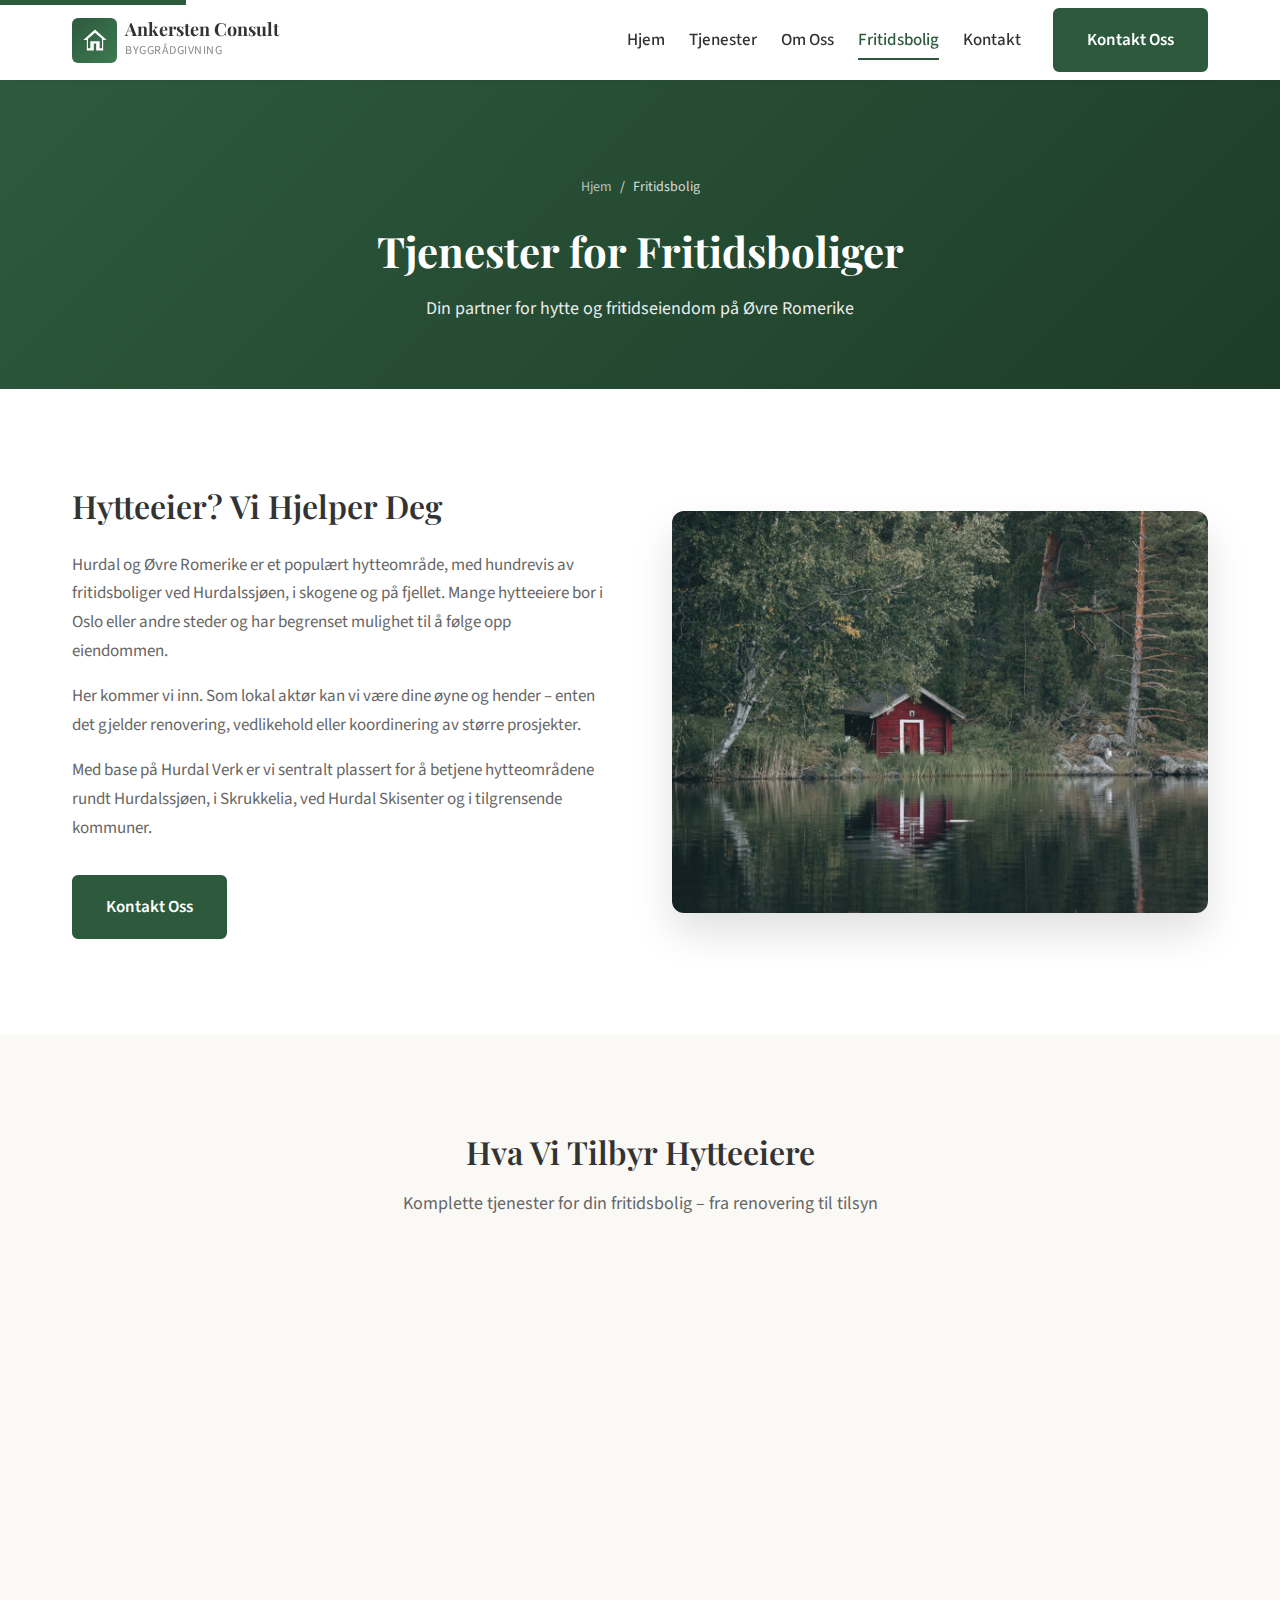
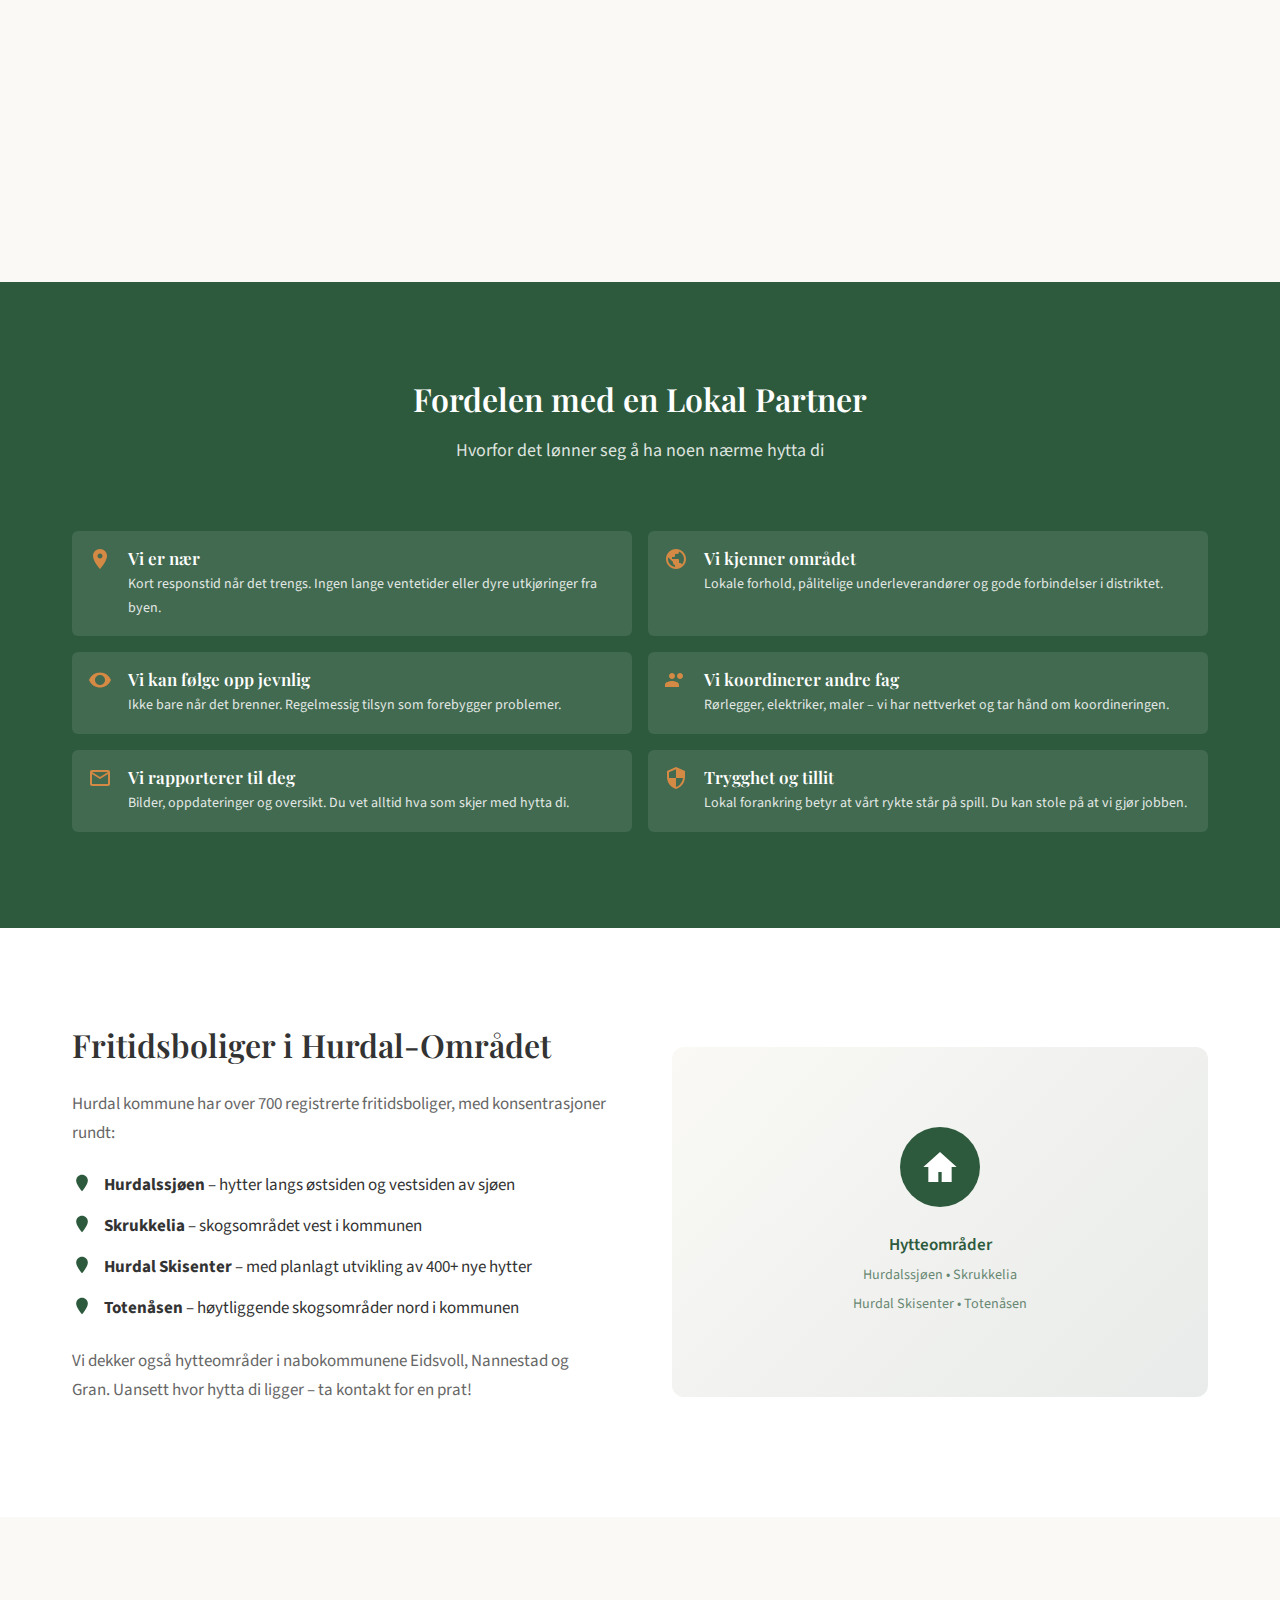
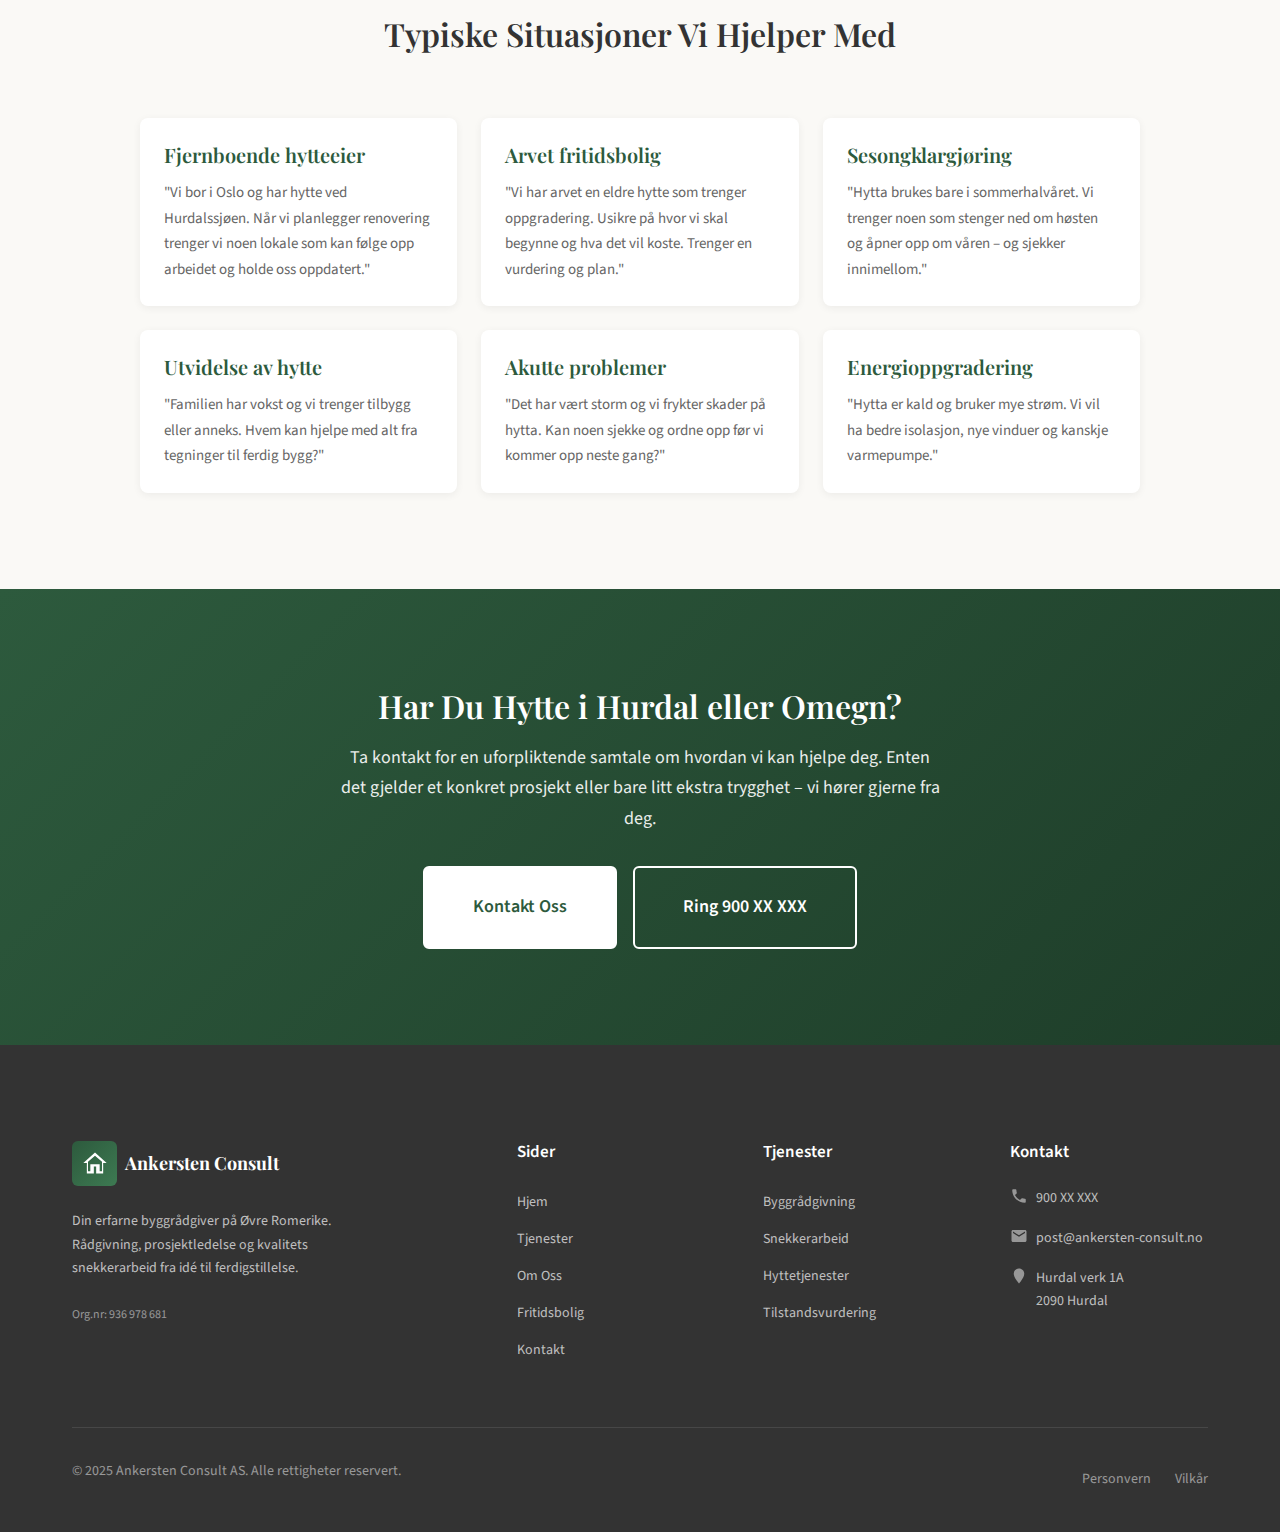
<file: fritidsbolig.html>
<!DOCTYPE html>
<html lang="nb-NO">
<head>
    <meta charset="UTF-8">
    <meta name="viewport" content="width=device-width, initial-scale=1.0">
    <meta http-equiv="X-UA-Compatible" content="IE=edge">

    <!-- SEO Meta Tags -->
    <title>Hyttetjenester Hurdal | Renovering og Tilsyn | Ankersten Consult</title>
    <meta name="description" content="Tjenester for hytteeiere på Øvre Romerike. Renovering, vedlikehold, tilsyn og prosjektkoordinering. Din lokale partner for fritidsbolig i Hurdal og omegn.">
    <meta name="keywords" content="hyttetjenester, hurdal, fritidsbolig, hytterehabilitering, hytterenovering, tilsyn hytte, hurdalssjøen, øvre romerike">
    <meta name="author" content="Ankersten Consult AS">
    <meta name="robots" content="index, follow">

    <!-- Open Graph -->
    <meta property="og:type" content="website">
    <meta property="og:url" content="https://ankersten-consult.no/fritidsbolig.html">
    <meta property="og:title" content="Hyttetjenester Hurdal | Ankersten Consult">
    <meta property="og:description" content="Tjenester for hytteeiere på Øvre Romerike. Renovering, vedlikehold og tilsyn. Din lokale partner for fritidsbolig.">
    <meta property="og:locale" content="nb_NO">

    <!-- Canonical URL -->
    <link rel="canonical" href="https://ankersten-consult.no/fritidsbolig.html">

    <!-- Fonts -->
    <link rel="preconnect" href="https://fonts.googleapis.com">
    <link rel="preconnect" href="https://fonts.gstatic.com" crossorigin>
    <link href="https://fonts.googleapis.com/css2?family=Playfair+Display:wght@400;600;700&family=Source+Sans+Pro:wght@400;500;600;700&display=swap" rel="stylesheet">

    <!-- Styles -->
    <link rel="stylesheet" href="css/style.css">
    <link rel="stylesheet" href="css/responsive.css">

    <!-- Favicon -->
    <link rel="icon" type="image/svg+xml" href="data:image/svg+xml,%3Csvg xmlns='http://www.w3.org/2000/svg' viewBox='0 0 100 100'%3E%3Crect fill='%232D5A3D' width='100' height='100' rx='12'/%3E%3Cpath fill='%23fff' d='M50 20L20 45v35h25V55h10v25h25V45L50 20zm0 10l20 17v23H60V45H40v25H30V47l20-17z'/%3E%3C/svg%3E">
</head>
<body>
    <!-- Skip Link -->
    <a href="#main-content" class="skip-link">Hopp til hovedinnhold</a>

    <!-- Header -->
    <header class="header">
        <div class="container header__inner">
            <a href="index.html" class="header__logo">
                <div class="header__logo-icon">
                    <svg viewBox="0 0 24 24" xmlns="http://www.w3.org/2000/svg">
                        <path d="M12 3L2 12h3v9h6v-6h2v6h6v-9h3L12 3zm0 2.84L18 11v8h-2v-6H8v6H6v-8l6-5.16z"/>
                    </svg>
                </div>
                <div class="header__logo-text">
                    <span class="header__logo-name">Ankersten Consult</span>
                    <span class="header__logo-tagline">Byggrådgivning</span>
                </div>
            </a>

            <nav class="nav" role="navigation" aria-label="Hovedmeny">
                <ul class="nav__list">
                    <li><a href="index.html" class="nav__link">Hjem</a></li>
                    <li><a href="tjenester.html" class="nav__link">Tjenester</a></li>
                    <li><a href="om-oss.html" class="nav__link">Om Oss</a></li>
                    <li><a href="fritidsbolig.html" class="nav__link active">Fritidsbolig</a></li>
                    <li><a href="kontakt.html" class="nav__link">Kontakt</a></li>
                </ul>
                <div class="nav__cta">
                    <a href="kontakt.html" class="btn btn--primary">Kontakt Oss</a>
                </div>
            </nav>

            <button class="menu-toggle" aria-label="Meny" aria-expanded="false">
                <span></span>
                <span></span>
                <span></span>
            </button>
        </div>
    </header>

    <main id="main-content">
        <!-- Page Header -->
        <section class="page-header">
            <div class="container">
                <div class="page-header__breadcrumb">
                    <a href="index.html">Hjem</a>
                    <span>/</span>
                    <span>Fritidsbolig</span>
                </div>
                <h1>Tjenester for Fritidsboliger</h1>
                <p>Din partner for hytte og fritidseiendom på Øvre Romerike</p>
            </div>
        </section>

        <!-- Intro Section -->
        <section class="section">
            <div class="container">
                <div class="cabin-intro">
                    <div class="cabin-intro__content">
                        <h2>Hytteeier? Vi Hjelper Deg</h2>
                        <p>Hurdal og Øvre Romerike er et populært hytteområde, med hundrevis av fritidsboliger ved Hurdalssjøen, i skogene og på fjellet. Mange hytteeiere bor i Oslo eller andre steder og har begrenset mulighet til å følge opp eiendommen.</p>
                        <p>Her kommer vi inn. Som lokal aktør kan vi være dine øyne og hender – enten det gjelder renovering, vedlikehold eller koordinering av større prosjekter.</p>
                        <p>Med base på Hurdal Verk er vi sentralt plassert for å betjene hytteområdene rundt Hurdalssjøen, i Skrukkelia, ved Hurdal Skisenter og i tilgrensende kommuner.</p>
                        <a href="kontakt.html" class="btn btn--primary" style="margin-top: 1rem;">Kontakt Oss</a>
                    </div>
                    <img src="images/services/cabin-lake.jpg" alt="Hytte ved innsjø i naturskjønne omgivelser" style="width: 100%; border-radius: 12px; aspect-ratio: 4/3; object-fit: cover; box-shadow: 0 20px 40px rgba(0,0,0,0.12);">
                </div>
            </div>
        </section>

        <!-- Services Grid -->
        <section class="section section--light">
            <div class="container">
                <div class="section-header">
                    <h2>Hva Vi Tilbyr Hytteeiere</h2>
                    <p>Komplette tjenester for din fritidsbolig – fra renovering til tilsyn</p>
                </div>
                <div class="cabin-services-grid">
                    <div class="cabin-service-card">
                        <div class="cabin-service-card__icon">
                            <svg viewBox="0 0 24 24"><path d="M22.7 19l-9.1-9.1c.9-2.3.4-5-1.5-6.9-2-2-5-2.4-7.4-1.3L9 6 6 9 1.6 4.7C.4 7.1.9 10.1 2.9 12.1c1.9 1.9 4.6 2.4 6.9 1.5l9.1 9.1c.4.4 1 .4 1.4 0l2.3-2.3c.5-.4.5-1.1.1-1.4z"/></svg>
                        </div>
                        <h4>Renovering og Oppgradering</h4>
                        <p>Drømmer du om oppgradert bad, nytt kjøkken eller bedre isolasjon? Vi planlegger og utfører, slik at du kan ankomme til ferdig resultat.</p>
                    </div>

                    <div class="cabin-service-card">
                        <div class="cabin-service-card__icon">
                            <svg viewBox="0 0 24 24"><path d="M19 12h-2v3h-3v2h5v-5zM7 9h3V7H5v5h2V9zm14-6H3c-1.1 0-2 .9-2 2v14c0 1.1.9 2 2 2h18c1.1 0 2-.9 2-2V5c0-1.1-.9-2-2-2zm0 16.01H3V4.99h18v14.02z"/></svg>
                        </div>
                        <h4>Tilbygg og Utvidelse</h4>
                        <p>Trenger familien mer plass? Vi bygger tilbygg, anneks eller utvider eksisterende hytte. Komplett prosjektering og utførelse.</p>
                    </div>

                    <div class="cabin-service-card">
                        <div class="cabin-service-card__icon">
                            <svg viewBox="0 0 24 24"><path d="M19.5 3.5L18 2l-1.5 1.5L15 2l-1.5 1.5L12 2l-1.5 1.5L9 2 7.5 3.5 6 2 4.5 3.5 3 2v20l1.5-1.5L6 22l1.5-1.5L9 22l1.5-1.5L12 22l1.5-1.5L15 22l1.5-1.5L18 22l1.5-1.5L21 22V2l-1.5 1.5zM19 19H5V5h14v14z"/></svg>
                        </div>
                        <h4>Prosjektkoordinering</h4>
                        <p>Bor du langt unna? Vi koordinerer håndverkere, følger opp fremdrift og holder deg oppdatert med bilder og statusrapporter.</p>
                    </div>

                    <div class="cabin-service-card">
                        <div class="cabin-service-card__icon">
                            <svg viewBox="0 0 24 24"><path d="M12 4.5C7 4.5 2.73 7.61 1 12c1.73 4.39 6 7.5 11 7.5s9.27-3.11 11-7.5c-1.73-4.39-6-7.5-11-7.5zM12 17c-2.76 0-5-2.24-5-5s2.24-5 5-5 5 2.24 5 5-2.24 5-5 5zm0-8c-1.66 0-3 1.34-3 3s1.34 3 3 3 3-1.34 3-3-1.34-3-3-3z"/></svg>
                        </div>
                        <h4>Tilsyn og Vedlikehold</h4>
                        <p>Regelmessige besøk, enkel vedlikehold og tilsyn. Vi varsler deg om noe krever oppmerksomhet – før det blir et større problem.</p>
                    </div>

                    <div class="cabin-service-card">
                        <div class="cabin-service-card__icon">
                            <svg viewBox="0 0 24 24"><path d="M22 11h-4.17l3.24-3.24-1.41-1.42L15 11h-2V9l4.66-4.66-1.42-1.41L13 6.17V2h-2v4.17L7.76 2.93 6.34 4.34 11 9v2H9L4.34 6.34 2.93 7.76 6.17 11H2v2h4.17l-3.24 3.24 1.41 1.42L9 13h2v2l-4.66 4.66 1.42 1.41L11 17.83V22h2v-4.17l3.24 3.24 1.42-1.41L13 15v-2h2l4.66 4.66 1.41-1.42L17.83 13H22z"/></svg>
                        </div>
                        <h4>Vinterklargjøring</h4>
                        <p>Forberedelse for vinteren: Avstengning av vann, sjekk av tak, tetting og mer – vi sikrer at hytta tåler kulda og snøen.</p>
                    </div>

                    <div class="cabin-service-card">
                        <div class="cabin-service-card__icon">
                            <svg viewBox="0 0 24 24"><path d="M12 2C6.48 2 2 6.48 2 12s4.48 10 10 10 10-4.48 10-10S17.52 2 12 2zm-2 15l-5-5 1.41-1.41L10 14.17l7.59-7.59L19 8l-9 9z"/></svg>
                        </div>
                        <h4>Akutt Hjelp</h4>
                        <p>Noe galt? Vannlekkasje, stormskade eller innbrudd? Vi rykker ut og ordner opp, så du slipper å bekymre deg.</p>
                    </div>
                </div>
            </div>
        </section>

        <!-- Why Local Matters -->
        <section class="section section--dark">
            <div class="container">
                <div class="section-header">
                    <h2>Fordelen med en Lokal Partner</h2>
                    <p>Hvorfor det lønner seg å ha noen nærme hytta di</p>
                </div>
                <div class="local-benefits">
                    <div class="local-benefit">
                        <svg viewBox="0 0 24 24"><path d="M12 2C8.13 2 5 5.13 5 9c0 5.25 7 13 7 13s7-7.75 7-13c0-3.87-3.13-7-7-7zm0 9.5c-1.38 0-2.5-1.12-2.5-2.5s1.12-2.5 2.5-2.5 2.5 1.12 2.5 2.5-1.12 2.5-2.5 2.5z"/></svg>
                        <div class="local-benefit__text">
                            <h4>Vi er nær</h4>
                            <p>Kort responstid når det trengs. Ingen lange ventetider eller dyre utkjøringer fra byen.</p>
                        </div>
                    </div>
                    <div class="local-benefit">
                        <svg viewBox="0 0 24 24"><path d="M12 2C6.48 2 2 6.48 2 12s4.48 10 10 10 10-4.48 10-10S17.52 2 12 2zm-1 17.93c-3.95-.49-7-3.85-7-7.93 0-.62.08-1.21.21-1.79L9 15v1c0 1.1.9 2 2 2v1.93zm6.9-2.54c-.26-.81-1-1.39-1.9-1.39h-1v-3c0-.55-.45-1-1-1H8v-2h2c.55 0 1-.45 1-1V7h2c1.1 0 2-.9 2-2v-.41c2.93 1.19 5 4.06 5 7.41 0 2.08-.8 3.97-2.1 5.39z"/></svg>
                        <div class="local-benefit__text">
                            <h4>Vi kjenner området</h4>
                            <p>Lokale forhold, pålitelige underleverandører og gode forbindelser i distriktet.</p>
                        </div>
                    </div>
                    <div class="local-benefit">
                        <svg viewBox="0 0 24 24"><path d="M12 4.5C7 4.5 2.73 7.61 1 12c1.73 4.39 6 7.5 11 7.5s9.27-3.11 11-7.5c-1.73-4.39-6-7.5-11-7.5zM12 17c-2.76 0-5-2.24-5-5s2.24-5 5-5 5 2.24 5 5-2.24 5-5 5z"/></svg>
                        <div class="local-benefit__text">
                            <h4>Vi kan følge opp jevnlig</h4>
                            <p>Ikke bare når det brenner. Regelmessig tilsyn som forebygger problemer.</p>
                        </div>
                    </div>
                    <div class="local-benefit">
                        <svg viewBox="0 0 24 24"><path d="M16 11c1.66 0 2.99-1.34 2.99-3S17.66 5 16 5c-1.66 0-3 1.34-3 3s1.34 3 3 3zm-8 0c1.66 0 2.99-1.34 2.99-3S9.66 5 8 5C6.34 5 5 6.34 5 8s1.34 3 3 3zm0 2c-2.33 0-7 1.17-7 3.5V19h14v-2.5c0-2.33-4.67-3.5-7-3.5z"/></svg>
                        <div class="local-benefit__text">
                            <h4>Vi koordinerer andre fag</h4>
                            <p>Rørlegger, elektriker, maler – vi har nettverket og tar hånd om koordineringen.</p>
                        </div>
                    </div>
                    <div class="local-benefit">
                        <svg viewBox="0 0 24 24"><path d="M20 4H4c-1.1 0-2 .9-2 2v12c0 1.1.9 2 2 2h16c1.1 0 2-.9 2-2V6c0-1.1-.9-2-2-2zm0 14H4V8l8 5 8-5v10zm-8-7L4 6h16l-8 5z"/></svg>
                        <div class="local-benefit__text">
                            <h4>Vi rapporterer til deg</h4>
                            <p>Bilder, oppdateringer og oversikt. Du vet alltid hva som skjer med hytta di.</p>
                        </div>
                    </div>
                    <div class="local-benefit">
                        <svg viewBox="0 0 24 24"><path d="M12 1L3 5v6c0 5.55 3.84 10.74 9 12 5.16-1.26 9-6.45 9-12V5l-9-4zm0 10.99h7c-.53 4.12-3.28 7.79-7 8.94V12H5V6.3l7-3.11v8.8z"/></svg>
                        <div class="local-benefit__text">
                            <h4>Trygghet og tillit</h4>
                            <p>Lokal forankring betyr at vårt rykte står på spill. Du kan stole på at vi gjør jobben.</p>
                        </div>
                    </div>
                </div>
            </div>
        </section>

        <!-- Hurdal Area Info -->
        <section class="section">
            <div class="container">
                <div class="cabin-intro">
                    <div class="cabin-intro__content">
                        <h2>Fritidsboliger i Hurdal-Området</h2>
                        <p>Hurdal kommune har over 700 registrerte fritidsboliger, med konsentrasjoner rundt:</p>
                        <ul style="margin: 1.5rem 0; list-style: none;">
                            <li style="display: flex; align-items: flex-start; gap: 0.75rem; margin-bottom: 0.75rem;">
                                <svg style="width: 20px; height: 20px; color: #2D5A3D; flex-shrink: 0; margin-top: 2px;" viewBox="0 0 24 24" fill="currentColor"><path d="M12 2C8.13 2 5 5.13 5 9c0 5.25 7 13 7 13s7-7.75 7-13c0-3.87-3.13-7-7-7z"/></svg>
                                <span><strong>Hurdalssjøen</strong> – hytter langs østsiden og vestsiden av sjøen</span>
                            </li>
                            <li style="display: flex; align-items: flex-start; gap: 0.75rem; margin-bottom: 0.75rem;">
                                <svg style="width: 20px; height: 20px; color: #2D5A3D; flex-shrink: 0; margin-top: 2px;" viewBox="0 0 24 24" fill="currentColor"><path d="M12 2C8.13 2 5 5.13 5 9c0 5.25 7 13 7 13s7-7.75 7-13c0-3.87-3.13-7-7-7z"/></svg>
                                <span><strong>Skrukkelia</strong> – skogsområdet vest i kommunen</span>
                            </li>
                            <li style="display: flex; align-items: flex-start; gap: 0.75rem; margin-bottom: 0.75rem;">
                                <svg style="width: 20px; height: 20px; color: #2D5A3D; flex-shrink: 0; margin-top: 2px;" viewBox="0 0 24 24" fill="currentColor"><path d="M12 2C8.13 2 5 5.13 5 9c0 5.25 7 13 7 13s7-7.75 7-13c0-3.87-3.13-7-7-7z"/></svg>
                                <span><strong>Hurdal Skisenter</strong> – med planlagt utvikling av 400+ nye hytter</span>
                            </li>
                            <li style="display: flex; align-items: flex-start; gap: 0.75rem; margin-bottom: 0.75rem;">
                                <svg style="width: 20px; height: 20px; color: #2D5A3D; flex-shrink: 0; margin-top: 2px;" viewBox="0 0 24 24" fill="currentColor"><path d="M12 2C8.13 2 5 5.13 5 9c0 5.25 7 13 7 13s7-7.75 7-13c0-3.87-3.13-7-7-7z"/></svg>
                                <span><strong>Totenåsen</strong> – høytliggende skogsområder nord i kommunen</span>
                            </li>
                        </ul>
                        <p>Vi dekker også hytteområder i nabokommunene Eidsvoll, Nannestad og Gran. Uansett hvor hytta di ligger – ta kontakt for en prat!</p>
                    </div>
                    <div class="service-area__map" style="min-height: 350px;">
                        <div class="service-area__map-visual">
                            <div class="service-area__map-icon">
                                <svg viewBox="0 0 24 24"><path d="M12 3L2 12h3v9h6v-6h2v6h6v-9h3L12 3z"/></svg>
                            </div>
                            <p class="service-area__map-text">Hytteområder<br><small style="opacity: 0.7; font-weight: normal;">Hurdalssjøen • Skrukkelia<br>Hurdal Skisenter • Totenåsen</small></p>
                        </div>
                    </div>
                </div>
            </div>
        </section>

        <!-- Typical Scenarios -->
        <section class="section section--light">
            <div class="container">
                <div class="section-header">
                    <h2>Typiske Situasjoner Vi Hjelper Med</h2>
                </div>
                <div style="display: grid; grid-template-columns: repeat(auto-fit, minmax(300px, 1fr)); gap: 1.5rem; max-width: 1000px; margin: 0 auto;">
                    <div style="background: white; padding: 1.5rem; border-radius: 8px; box-shadow: 0 2px 8px rgba(0,0,0,0.06);">
                        <h4 style="color: #2D5A3D; margin-bottom: 0.75rem;">Fjernboende hytteeier</h4>
                        <p style="color: #666; font-size: 0.9375rem; margin: 0;">"Vi bor i Oslo og har hytte ved Hurdalssjøen. Når vi planlegger renovering trenger vi noen lokale som kan følge opp arbeidet og holde oss oppdatert."</p>
                    </div>
                    <div style="background: white; padding: 1.5rem; border-radius: 8px; box-shadow: 0 2px 8px rgba(0,0,0,0.06);">
                        <h4 style="color: #2D5A3D; margin-bottom: 0.75rem;">Arvet fritidsbolig</h4>
                        <p style="color: #666; font-size: 0.9375rem; margin: 0;">"Vi har arvet en eldre hytte som trenger oppgradering. Usikre på hvor vi skal begynne og hva det vil koste. Trenger en vurdering og plan."</p>
                    </div>
                    <div style="background: white; padding: 1.5rem; border-radius: 8px; box-shadow: 0 2px 8px rgba(0,0,0,0.06);">
                        <h4 style="color: #2D5A3D; margin-bottom: 0.75rem;">Sesongklargjøring</h4>
                        <p style="color: #666; font-size: 0.9375rem; margin: 0;">"Hytta brukes bare i sommerhalvåret. Vi trenger noen som stenger ned om høsten og åpner opp om våren – og sjekker innimellom."</p>
                    </div>
                    <div style="background: white; padding: 1.5rem; border-radius: 8px; box-shadow: 0 2px 8px rgba(0,0,0,0.06);">
                        <h4 style="color: #2D5A3D; margin-bottom: 0.75rem;">Utvidelse av hytte</h4>
                        <p style="color: #666; font-size: 0.9375rem; margin: 0;">"Familien har vokst og vi trenger tilbygg eller anneks. Hvem kan hjelpe med alt fra tegninger til ferdig bygg?"</p>
                    </div>
                    <div style="background: white; padding: 1.5rem; border-radius: 8px; box-shadow: 0 2px 8px rgba(0,0,0,0.06);">
                        <h4 style="color: #2D5A3D; margin-bottom: 0.75rem;">Akutte problemer</h4>
                        <p style="color: #666; font-size: 0.9375rem; margin: 0;">"Det har vært storm og vi frykter skader på hytta. Kan noen sjekke og ordne opp før vi kommer opp neste gang?"</p>
                    </div>
                    <div style="background: white; padding: 1.5rem; border-radius: 8px; box-shadow: 0 2px 8px rgba(0,0,0,0.06);">
                        <h4 style="color: #2D5A3D; margin-bottom: 0.75rem;">Energioppgradering</h4>
                        <p style="color: #666; font-size: 0.9375rem; margin: 0;">"Hytta er kald og bruker mye strøm. Vi vil ha bedre isolasjon, nye vinduer og kanskje varmepumpe."</p>
                    </div>
                </div>
            </div>
        </section>

        <!-- CTA Section -->
        <section class="cta-section">
            <div class="container">
                <h2>Har Du Hytte i Hurdal eller Omegn?</h2>
                <p>Ta kontakt for en uforpliktende samtale om hvordan vi kan hjelpe deg. Enten det gjelder et konkret prosjekt eller bare litt ekstra trygghet – vi hører gjerne fra deg.</p>
                <div class="cta-section__actions">
                    <a href="kontakt.html" class="btn btn--white btn--large">Kontakt Oss</a>
                    <a href="tel:+47900XXXXX" class="btn btn--outline-white btn--large">Ring 900 XX XXX</a>
                </div>
            </div>
        </section>
    </main>

    <!-- Footer -->
    <footer class="footer">
        <div class="container">
            <div class="footer__grid">
                <div class="footer__brand">
                    <div class="footer__logo">
                        <div class="footer__logo-icon">
                            <svg viewBox="0 0 24 24"><path d="M12 3L2 12h3v9h6v-6h2v6h6v-9h3L12 3zm0 2.84L18 11v8h-2v-6H8v6H6v-8l6-5.16z"/></svg>
                        </div>
                        <span class="footer__logo-text">Ankersten Consult</span>
                    </div>
                    <p class="footer__description">Din erfarne byggrådgiver på Øvre Romerike. Rådgivning, prosjektledelse og kvalitets snekkerarbeid fra idé til ferdigstillelse.</p>
                    <p class="footer__org">Org.nr: 936 978 681</p>
                </div>

                <div class="footer__nav">
                    <h4 class="footer__heading">Sider</h4>
                    <ul class="footer__links">
                        <li><a href="index.html" class="footer__link">Hjem</a></li>
                        <li><a href="tjenester.html" class="footer__link">Tjenester</a></li>
                        <li><a href="om-oss.html" class="footer__link">Om Oss</a></li>
                        <li><a href="fritidsbolig.html" class="footer__link">Fritidsbolig</a></li>
                        <li><a href="kontakt.html" class="footer__link">Kontakt</a></li>
                    </ul>
                </div>

                <div class="footer__services">
                    <h4 class="footer__heading">Tjenester</h4>
                    <ul class="footer__links">
                        <li><a href="tjenester.html#radgivning" class="footer__link">Byggrådgivning</a></li>
                        <li><a href="tjenester.html#snekker" class="footer__link">Snekkerarbeid</a></li>
                        <li><a href="fritidsbolig.html" class="footer__link">Hyttetjenester</a></li>
                        <li><a href="tjenester.html#tilstand" class="footer__link">Tilstandsvurdering</a></li>
                    </ul>
                </div>

                <div class="footer__contact">
                    <h4 class="footer__heading">Kontakt</h4>
                    <div class="footer__contact-item">
                        <svg viewBox="0 0 24 24" fill="currentColor"><path d="M6.62 10.79c1.44 2.83 3.76 5.14 6.59 6.59l2.2-2.2c.27-.27.67-.36 1.02-.24 1.12.37 2.33.57 3.57.57.55 0 1 .45 1 1V20c0 .55-.45 1-1 1-9.39 0-17-7.61-17-17 0-.55.45-1 1-1h3.5c.55 0 1 .45 1 1 0 1.25.2 2.45.57 3.57.11.35.03.74-.25 1.02l-2.2 2.2z"/></svg>
                        <a href="tel:+47900XXXXX">900 XX XXX</a>
                    </div>
                    <div class="footer__contact-item">
                        <svg viewBox="0 0 24 24" fill="currentColor"><path d="M20 4H4c-1.1 0-2 .9-2 2v12c0 1.1.9 2 2 2h16c1.1 0 2-.9 2-2V6c0-1.1-.9-2-2-2zm0 4l-8 5-8-5V6l8 5 8-5v2z"/></svg>
                        <a href="mailto:post@ankersten-consult.no">post@ankersten-consult.no</a>
                    </div>
                    <div class="footer__contact-item">
                        <svg viewBox="0 0 24 24" fill="currentColor"><path d="M12 2C8.13 2 5 5.13 5 9c0 5.25 7 13 7 13s7-7.75 7-13c0-3.87-3.13-7-7-7z"/></svg>
                        <span>Hurdal verk 1A<br>2090 Hurdal</span>
                    </div>
                </div>
            </div>

            <div class="footer__bottom">
                <p>&copy; 2025 Ankersten Consult AS. Alle rettigheter reservert.</p>
                <div class="footer__legal-links">
                    <a href="#">Personvern</a>
                    <a href="#">Vilkår</a>
                </div>
            </div>
        </div>
    </footer>

    <!-- JavaScript -->
    <script src="js/main.js"></script>
</body>
</html>
</file>
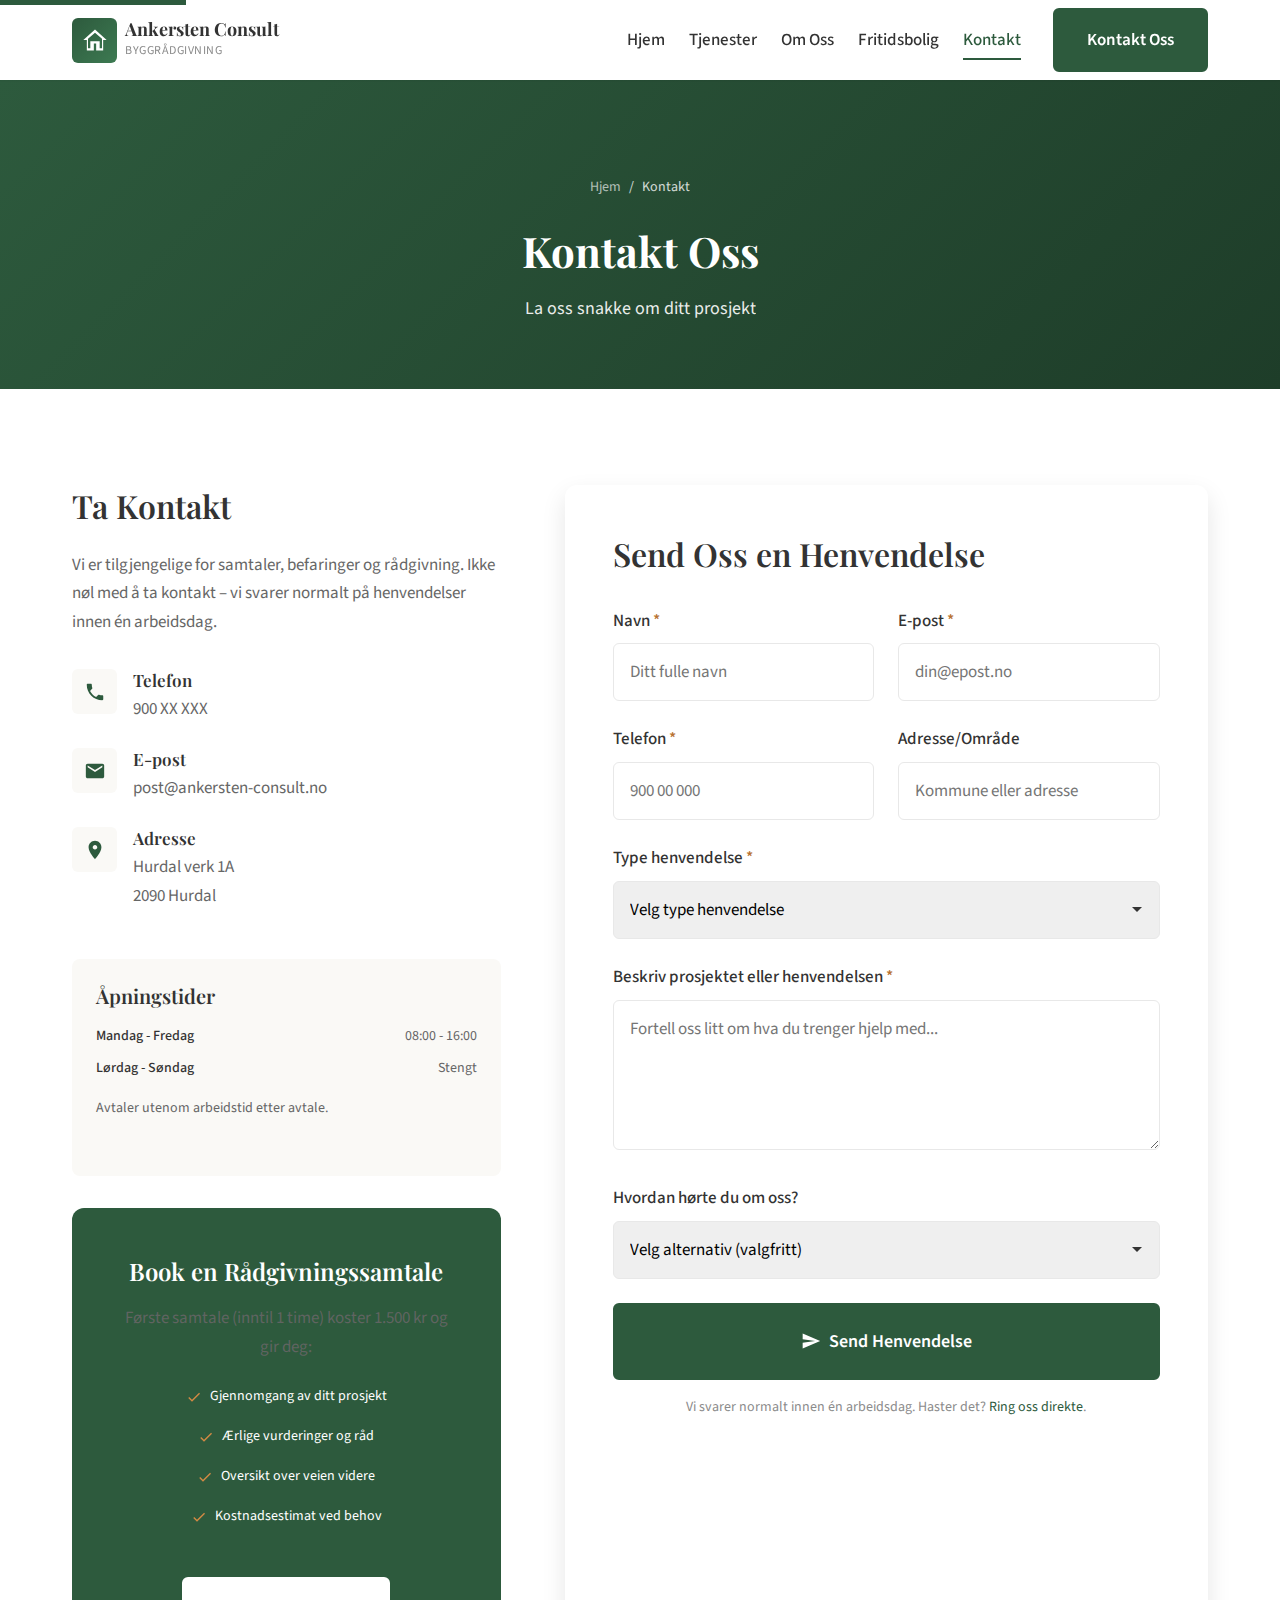
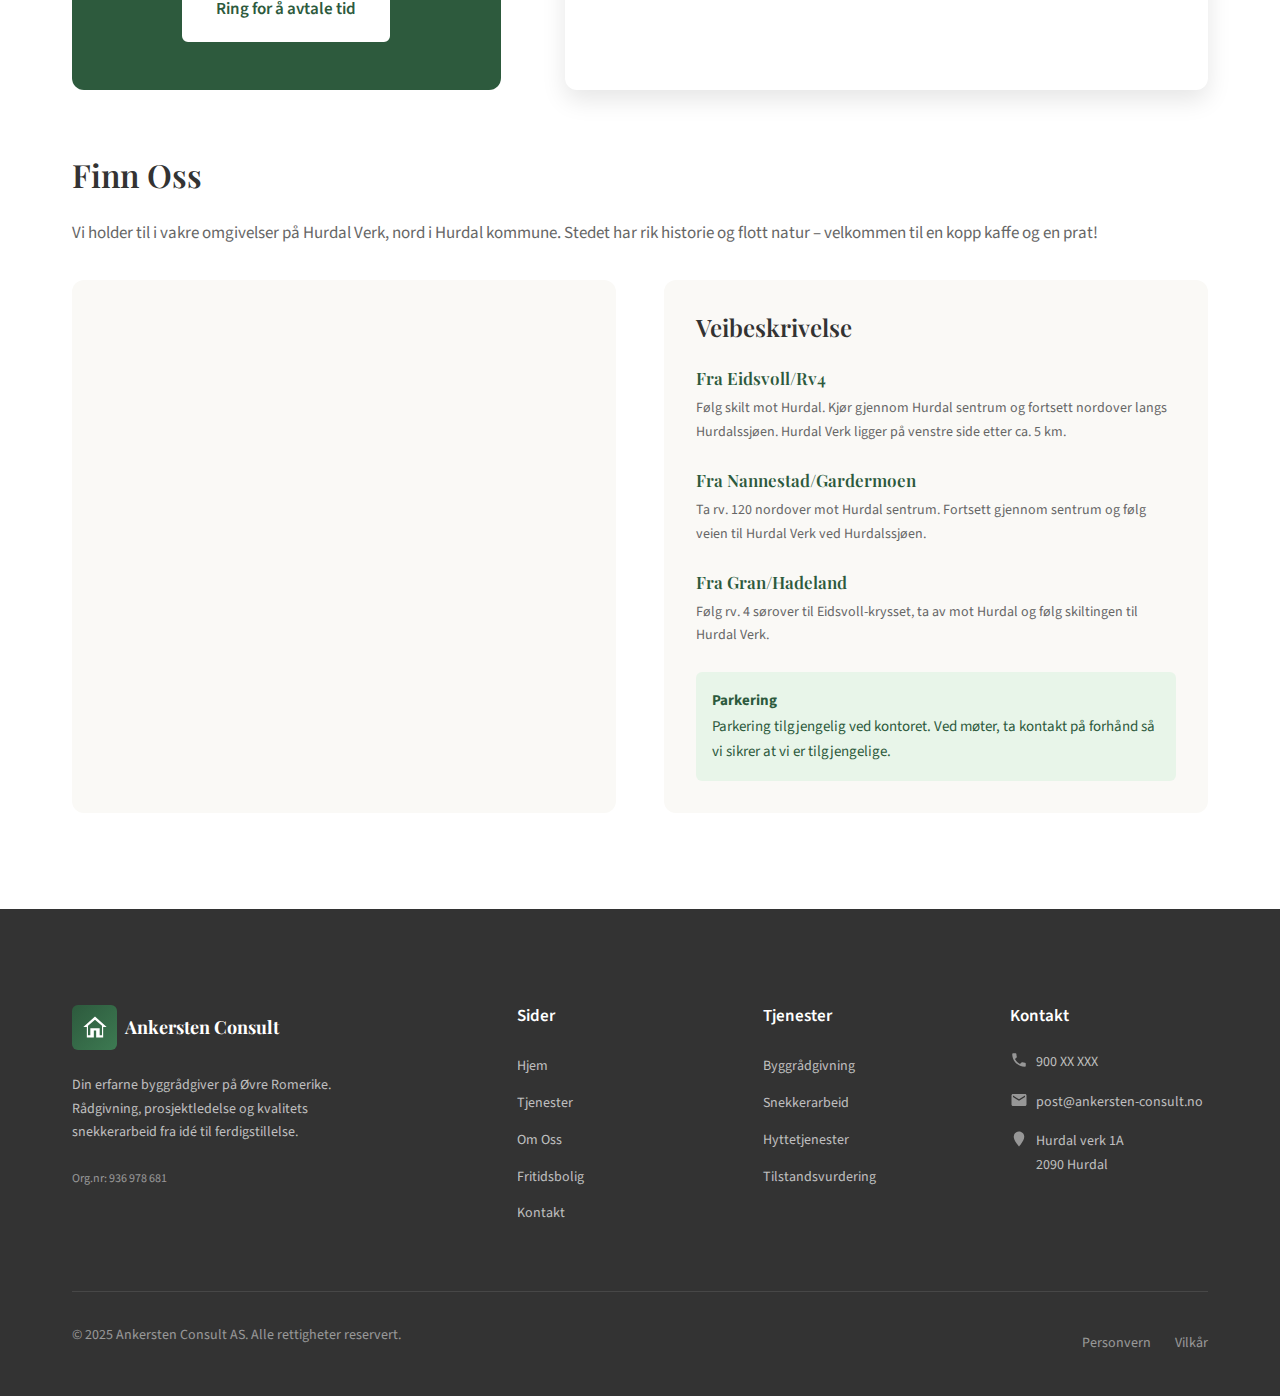
<file: kontakt.html>
<!DOCTYPE html>
<html lang="nb-NO">
<head>
    <meta charset="UTF-8">
    <meta name="viewport" content="width=device-width, initial-scale=1.0">
    <meta http-equiv="X-UA-Compatible" content="IE=edge">

    <!-- SEO Meta Tags -->
    <title>Kontakt Byggrådgiver | Ankersten Consult Hurdal | Book Samtale</title>
    <meta name="description" content="Ta kontakt for rådgivning om ditt byggeprosjekt. Hurdal Verk, Øvre Romerike. Ring eller send melding for en uforpliktende samtale.">
    <meta name="keywords" content="kontakt byggrådgiver, hurdal, øvre romerike, book samtale, byggeprosjekt, rådgivning">
    <meta name="author" content="Ankersten Consult AS">
    <meta name="robots" content="index, follow">

    <!-- Open Graph -->
    <meta property="og:type" content="website">
    <meta property="og:url" content="https://ankersten-consult.no/kontakt.html">
    <meta property="og:title" content="Kontakt Ankersten Consult | Byggrådgiver Hurdal">
    <meta property="og:description" content="Ta kontakt for rådgivning om ditt byggeprosjekt. Vi hjelper deg fra idé til ferdigstillelse.">
    <meta property="og:locale" content="nb_NO">

    <!-- Canonical URL -->
    <link rel="canonical" href="https://ankersten-consult.no/kontakt.html">

    <!-- Fonts -->
    <link rel="preconnect" href="https://fonts.googleapis.com">
    <link rel="preconnect" href="https://fonts.gstatic.com" crossorigin>
    <link href="https://fonts.googleapis.com/css2?family=Playfair+Display:wght@400;600;700&family=Source+Sans+Pro:wght@400;500;600;700&display=swap" rel="stylesheet">

    <!-- Styles -->
    <link rel="stylesheet" href="css/style.css">
    <link rel="stylesheet" href="css/responsive.css">

    <!-- Favicon -->
    <link rel="icon" type="image/svg+xml" href="data:image/svg+xml,%3Csvg xmlns='http://www.w3.org/2000/svg' viewBox='0 0 100 100'%3E%3Crect fill='%232D5A3D' width='100' height='100' rx='12'/%3E%3Cpath fill='%23fff' d='M50 20L20 45v35h25V55h10v25h25V45L50 20zm0 10l20 17v23H60V45H40v25H30V47l20-17z'/%3E%3C/svg%3E">
</head>
<body>
    <!-- Skip Link -->
    <a href="#main-content" class="skip-link">Hopp til hovedinnhold</a>

    <!-- Header -->
    <header class="header">
        <div class="container header__inner">
            <a href="index.html" class="header__logo">
                <div class="header__logo-icon">
                    <svg viewBox="0 0 24 24" xmlns="http://www.w3.org/2000/svg">
                        <path d="M12 3L2 12h3v9h6v-6h2v6h6v-9h3L12 3zm0 2.84L18 11v8h-2v-6H8v6H6v-8l6-5.16z"/>
                    </svg>
                </div>
                <div class="header__logo-text">
                    <span class="header__logo-name">Ankersten Consult</span>
                    <span class="header__logo-tagline">Byggrådgivning</span>
                </div>
            </a>

            <nav class="nav" role="navigation" aria-label="Hovedmeny">
                <ul class="nav__list">
                    <li><a href="index.html" class="nav__link">Hjem</a></li>
                    <li><a href="tjenester.html" class="nav__link">Tjenester</a></li>
                    <li><a href="om-oss.html" class="nav__link">Om Oss</a></li>
                    <li><a href="fritidsbolig.html" class="nav__link">Fritidsbolig</a></li>
                    <li><a href="kontakt.html" class="nav__link active">Kontakt</a></li>
                </ul>
                <div class="nav__cta">
                    <a href="kontakt.html" class="btn btn--primary">Kontakt Oss</a>
                </div>
            </nav>

            <button class="menu-toggle" aria-label="Meny" aria-expanded="false">
                <span></span>
                <span></span>
                <span></span>
            </button>
        </div>
    </header>

    <main id="main-content">
        <!-- Page Header -->
        <section class="page-header">
            <div class="container">
                <div class="page-header__breadcrumb">
                    <a href="index.html">Hjem</a>
                    <span>/</span>
                    <span>Kontakt</span>
                </div>
                <h1>Kontakt Oss</h1>
                <p>La oss snakke om ditt prosjekt</p>
            </div>
        </section>

        <!-- Contact Section -->
        <section class="section">
            <div class="container">
                <div class="contact-grid">
                    <!-- Contact Info -->
                    <div class="contact-info">
                        <h2>Ta Kontakt</h2>
                        <p>Vi er tilgjengelige for samtaler, befaringer og rådgivning. Ikke nøl med å ta kontakt – vi svarer normalt på henvendelser innen én arbeidsdag.</p>

                        <div class="contact-details">
                            <div class="contact-detail">
                                <div class="contact-detail__icon">
                                    <svg viewBox="0 0 24 24"><path d="M6.62 10.79c1.44 2.83 3.76 5.14 6.59 6.59l2.2-2.2c.27-.27.67-.36 1.02-.24 1.12.37 2.33.57 3.57.57.55 0 1 .45 1 1V20c0 .55-.45 1-1 1-9.39 0-17-7.61-17-17 0-.55.45-1 1-1h3.5c.55 0 1 .45 1 1 0 1.25.2 2.45.57 3.57.11.35.03.74-.25 1.02l-2.2 2.2z"/></svg>
                                </div>
                                <div class="contact-detail__content">
                                    <h4>Telefon</h4>
                                    <a href="tel:+47900XXXXX">900 XX XXX</a>
                                </div>
                            </div>

                            <div class="contact-detail">
                                <div class="contact-detail__icon">
                                    <svg viewBox="0 0 24 24"><path d="M20 4H4c-1.1 0-2 .9-2 2v12c0 1.1.9 2 2 2h16c1.1 0 2-.9 2-2V6c0-1.1-.9-2-2-2zm0 4l-8 5-8-5V6l8 5 8-5v2z"/></svg>
                                </div>
                                <div class="contact-detail__content">
                                    <h4>E-post</h4>
                                    <a href="mailto:post@ankersten-consult.no">post@ankersten-consult.no</a>
                                </div>
                            </div>

                            <div class="contact-detail">
                                <div class="contact-detail__icon">
                                    <svg viewBox="0 0 24 24"><path d="M12 2C8.13 2 5 5.13 5 9c0 5.25 7 13 7 13s7-7.75 7-13c0-3.87-3.13-7-7-7zm0 9.5c-1.38 0-2.5-1.12-2.5-2.5s1.12-2.5 2.5-2.5 2.5 1.12 2.5 2.5-1.12 2.5-2.5 2.5z"/></svg>
                                </div>
                                <div class="contact-detail__content">
                                    <h4>Adresse</h4>
                                    <p>Hurdal verk 1A<br>2090 Hurdal</p>
                                </div>
                            </div>
                        </div>

                        <div class="contact-hours">
                            <h4>Åpningstider</h4>
                            <div class="contact-hours__list">
                                <div class="contact-hours__item">
                                    <span class="contact-hours__day">Mandag - Fredag</span>
                                    <span class="contact-hours__time">08:00 - 16:00</span>
                                </div>
                                <div class="contact-hours__item">
                                    <span class="contact-hours__day">Lørdag - Søndag</span>
                                    <span class="contact-hours__time">Stengt</span>
                                </div>
                            </div>
                            <p style="font-size: 0.875rem; color: #666; margin-top: 1rem;">Avtaler utenom arbeidstid etter avtale.</p>
                        </div>

                        <!-- Consultation CTA -->
                        <div class="consultation-cta" style="margin-top: 2rem;">
                            <h3>Book en Rådgivningssamtale</h3>
                            <p>Første samtale (inntil 1 time) koster 1.500 kr og gir deg:</p>
                            <ul class="consultation-cta__list">
                                <li>
                                    <svg viewBox="0 0 24 24"><path d="M9 16.17L4.83 12l-1.42 1.41L9 19 21 7l-1.41-1.41L9 16.17z"/></svg>
                                    <span>Gjennomgang av ditt prosjekt</span>
                                </li>
                                <li>
                                    <svg viewBox="0 0 24 24"><path d="M9 16.17L4.83 12l-1.42 1.41L9 19 21 7l-1.41-1.41L9 16.17z"/></svg>
                                    <span>Ærlige vurderinger og råd</span>
                                </li>
                                <li>
                                    <svg viewBox="0 0 24 24"><path d="M9 16.17L4.83 12l-1.42 1.41L9 19 21 7l-1.41-1.41L9 16.17z"/></svg>
                                    <span>Oversikt over veien videre</span>
                                </li>
                                <li>
                                    <svg viewBox="0 0 24 24"><path d="M9 16.17L4.83 12l-1.42 1.41L9 19 21 7l-1.41-1.41L9 16.17z"/></svg>
                                    <span>Kostnadsestimat ved behov</span>
                                </li>
                            </ul>
                            <a href="tel:+47900XXXXX" class="btn btn--white" style="margin-top: 1rem;">Ring for å avtale tid</a>
                        </div>
                    </div>

                    <!-- Contact Form -->
                    <div class="contact-form-wrapper">
                        <h2>Send Oss en Henvendelse</h2>

                        <!-- Success/Error Messages -->
                        <div id="form-success" class="form-message form-message--success">
                            <strong>Takk for din henvendelse!</strong><br>
                            Vi har mottatt meldingen din og vil kontakte deg så snart som mulig, vanligvis innen én arbeidsdag.
                        </div>
                        <div id="form-error" class="form-message form-message--error">
                            Beklager, noe gikk galt. Vennligst prøv igjen eller kontakt oss direkte.
                        </div>

                        <form id="contact-form" action="#" method="POST">
                            <div class="form-row">
                                <div class="form-group">
                                    <label for="name">Navn <span class="required">*</span></label>
                                    <input type="text" id="name" name="name" required placeholder="Ditt fulle navn">
                                </div>
                                <div class="form-group">
                                    <label for="email">E-post <span class="required">*</span></label>
                                    <input type="email" id="email" name="email" required placeholder="din@epost.no">
                                </div>
                            </div>

                            <div class="form-row">
                                <div class="form-group">
                                    <label for="phone">Telefon <span class="required">*</span></label>
                                    <input type="tel" id="phone" name="phone" required placeholder="900 00 000">
                                </div>
                                <div class="form-group">
                                    <label for="address">Adresse/Område</label>
                                    <input type="text" id="address" name="address" placeholder="Kommune eller adresse">
                                </div>
                            </div>

                            <div class="form-group">
                                <label for="inquiryType">Type henvendelse <span class="required">*</span></label>
                                <select id="inquiryType" name="inquiryType" required>
                                    <option value="">Velg type henvendelse</option>
                                    <option value="radgivning">Rådgivning/Prosjektvurdering</option>
                                    <option value="prosjektledelse">Prosjektledelse/Byggeledelse</option>
                                    <option value="byggherreombud">Byggherreombud</option>
                                    <option value="tilstand">Tilstandsvurdering</option>
                                    <option value="renovering">Renovering/Oppussing</option>
                                    <option value="tilbygg">Tilbygg/Påbygg</option>
                                    <option value="hytte">Hyttetjenester</option>
                                    <option value="snekker">Snekkerarbeid</option>
                                    <option value="annet">Annet</option>
                                </select>
                            </div>

                            <div class="form-group">
                                <label for="description">Beskriv prosjektet eller henvendelsen <span class="required">*</span></label>
                                <textarea id="description" name="description" required placeholder="Fortell oss litt om hva du trenger hjelp med..."></textarea>
                            </div>

                            <div class="form-group">
                                <label for="source">Hvordan hørte du om oss?</label>
                                <select id="source" name="source">
                                    <option value="">Velg alternativ (valgfritt)</option>
                                    <option value="google">Søk på nett (Google)</option>
                                    <option value="anbefaling">Anbefaling fra andre</option>
                                    <option value="sosiale-medier">Sosiale medier</option>
                                    <option value="tidligere-kunde">Tidligere kunde</option>
                                    <option value="annet">Annet</option>
                                </select>
                            </div>

                            <div class="form-submit">
                                <button type="submit" class="btn btn--primary btn--large">
                                    <svg viewBox="0 0 24 24" fill="currentColor" style="width: 20px; height: 20px;"><path d="M2.01 21L23 12 2.01 3 2 10l15 2-15 2z"/></svg>
                                    Send Henvendelse
                                </button>
                            </div>
                            <p class="form-note">Vi svarer normalt innen én arbeidsdag. Haster det? <a href="tel:+47900XXXXX">Ring oss direkte</a>.</p>
                        </form>
                    </div>
                </div>

                <!-- Map Section -->
                <div class="map-section">
                    <h2>Finn Oss</h2>
                    <p style="color: #666; margin-bottom: 2rem;">Vi holder til i vakre omgivelser på Hurdal Verk, nord i Hurdal kommune. Stedet har rik historie og flott natur – velkommen til en kopp kaffe og en prat!</p>

                    <div class="map-wrapper">
                        <div class="map-embed">
                            <iframe
                                src="https://www.google.com/maps/embed?pb=!1m18!1m12!1m3!1d1963.0!2d11.075!3d60.403!2m3!1f0!2f0!3f0!3m2!1i1024!2i768!4f13.1!3m3!1m2!1s0x0%3A0x0!2zNjDCsDI0JzExLjAiTiAxMcKwMDQnMzAuMCJF!5e0!3m2!1sno!2sno!4v1705000000000!5m2!1sno!2sno"
                                width="100%"
                                height="400"
                                style="border:0;"
                                allowfullscreen=""
                                loading="lazy"
                                referrerpolicy="no-referrer-when-downgrade"
                                title="Kart til Ankersten Consult">
                            </iframe>
                        </div>
                        <div class="map-directions">
                            <h3>Veibeskrivelse</h3>
                            <div class="direction-item">
                                <h4>Fra Eidsvoll/Rv4</h4>
                                <p>Følg skilt mot Hurdal. Kjør gjennom Hurdal sentrum og fortsett nordover langs Hurdalssjøen. Hurdal Verk ligger på venstre side etter ca. 5 km.</p>
                            </div>
                            <div class="direction-item">
                                <h4>Fra Nannestad/Gardermoen</h4>
                                <p>Ta rv. 120 nordover mot Hurdal sentrum. Fortsett gjennom sentrum og følg veien til Hurdal Verk ved Hurdalssjøen.</p>
                            </div>
                            <div class="direction-item">
                                <h4>Fra Gran/Hadeland</h4>
                                <p>Følg rv. 4 sørover til Eidsvoll-krysset, ta av mot Hurdal og følg skiltingen til Hurdal Verk.</p>
                            </div>
                            <div style="background-color: #e8f5e9; padding: 1rem; border-radius: 6px; margin-top: 1.5rem;">
                                <p style="margin: 0; color: #2D5A3D; font-size: 0.9375rem;">
                                    <strong>Parkering</strong><br>
                                    Parkering tilgjengelig ved kontoret. Ved møter, ta kontakt på forhånd så vi sikrer at vi er tilgjengelige.
                                </p>
                            </div>
                        </div>
                    </div>
                </div>
            </div>
        </section>
    </main>

    <!-- Footer -->
    <footer class="footer">
        <div class="container">
            <div class="footer__grid">
                <div class="footer__brand">
                    <div class="footer__logo">
                        <div class="footer__logo-icon">
                            <svg viewBox="0 0 24 24"><path d="M12 3L2 12h3v9h6v-6h2v6h6v-9h3L12 3zm0 2.84L18 11v8h-2v-6H8v6H6v-8l6-5.16z"/></svg>
                        </div>
                        <span class="footer__logo-text">Ankersten Consult</span>
                    </div>
                    <p class="footer__description">Din erfarne byggrådgiver på Øvre Romerike. Rådgivning, prosjektledelse og kvalitets snekkerarbeid fra idé til ferdigstillelse.</p>
                    <p class="footer__org">Org.nr: 936 978 681</p>
                </div>

                <div class="footer__nav">
                    <h4 class="footer__heading">Sider</h4>
                    <ul class="footer__links">
                        <li><a href="index.html" class="footer__link">Hjem</a></li>
                        <li><a href="tjenester.html" class="footer__link">Tjenester</a></li>
                        <li><a href="om-oss.html" class="footer__link">Om Oss</a></li>
                        <li><a href="fritidsbolig.html" class="footer__link">Fritidsbolig</a></li>
                        <li><a href="kontakt.html" class="footer__link">Kontakt</a></li>
                    </ul>
                </div>

                <div class="footer__services">
                    <h4 class="footer__heading">Tjenester</h4>
                    <ul class="footer__links">
                        <li><a href="tjenester.html#radgivning" class="footer__link">Byggrådgivning</a></li>
                        <li><a href="tjenester.html#snekker" class="footer__link">Snekkerarbeid</a></li>
                        <li><a href="fritidsbolig.html" class="footer__link">Hyttetjenester</a></li>
                        <li><a href="tjenester.html#tilstand" class="footer__link">Tilstandsvurdering</a></li>
                    </ul>
                </div>

                <div class="footer__contact">
                    <h4 class="footer__heading">Kontakt</h4>
                    <div class="footer__contact-item">
                        <svg viewBox="0 0 24 24" fill="currentColor"><path d="M6.62 10.79c1.44 2.83 3.76 5.14 6.59 6.59l2.2-2.2c.27-.27.67-.36 1.02-.24 1.12.37 2.33.57 3.57.57.55 0 1 .45 1 1V20c0 .55-.45 1-1 1-9.39 0-17-7.61-17-17 0-.55.45-1 1-1h3.5c.55 0 1 .45 1 1 0 1.25.2 2.45.57 3.57.11.35.03.74-.25 1.02l-2.2 2.2z"/></svg>
                        <a href="tel:+47900XXXXX">900 XX XXX</a>
                    </div>
                    <div class="footer__contact-item">
                        <svg viewBox="0 0 24 24" fill="currentColor"><path d="M20 4H4c-1.1 0-2 .9-2 2v12c0 1.1.9 2 2 2h16c1.1 0 2-.9 2-2V6c0-1.1-.9-2-2-2zm0 4l-8 5-8-5V6l8 5 8-5v2z"/></svg>
                        <a href="mailto:post@ankersten-consult.no">post@ankersten-consult.no</a>
                    </div>
                    <div class="footer__contact-item">
                        <svg viewBox="0 0 24 24" fill="currentColor"><path d="M12 2C8.13 2 5 5.13 5 9c0 5.25 7 13 7 13s7-7.75 7-13c0-3.87-3.13-7-7-7z"/></svg>
                        <span>Hurdal verk 1A<br>2090 Hurdal</span>
                    </div>
                </div>
            </div>

            <div class="footer__bottom">
                <p>&copy; 2025 Ankersten Consult AS. Alle rettigheter reservert.</p>
                <div class="footer__legal-links">
                    <a href="#">Personvern</a>
                    <a href="#">Vilkår</a>
                </div>
            </div>
        </div>
    </footer>

    <!-- JavaScript -->
    <script src="js/main.js"></script>
</body>
</html>
</file>
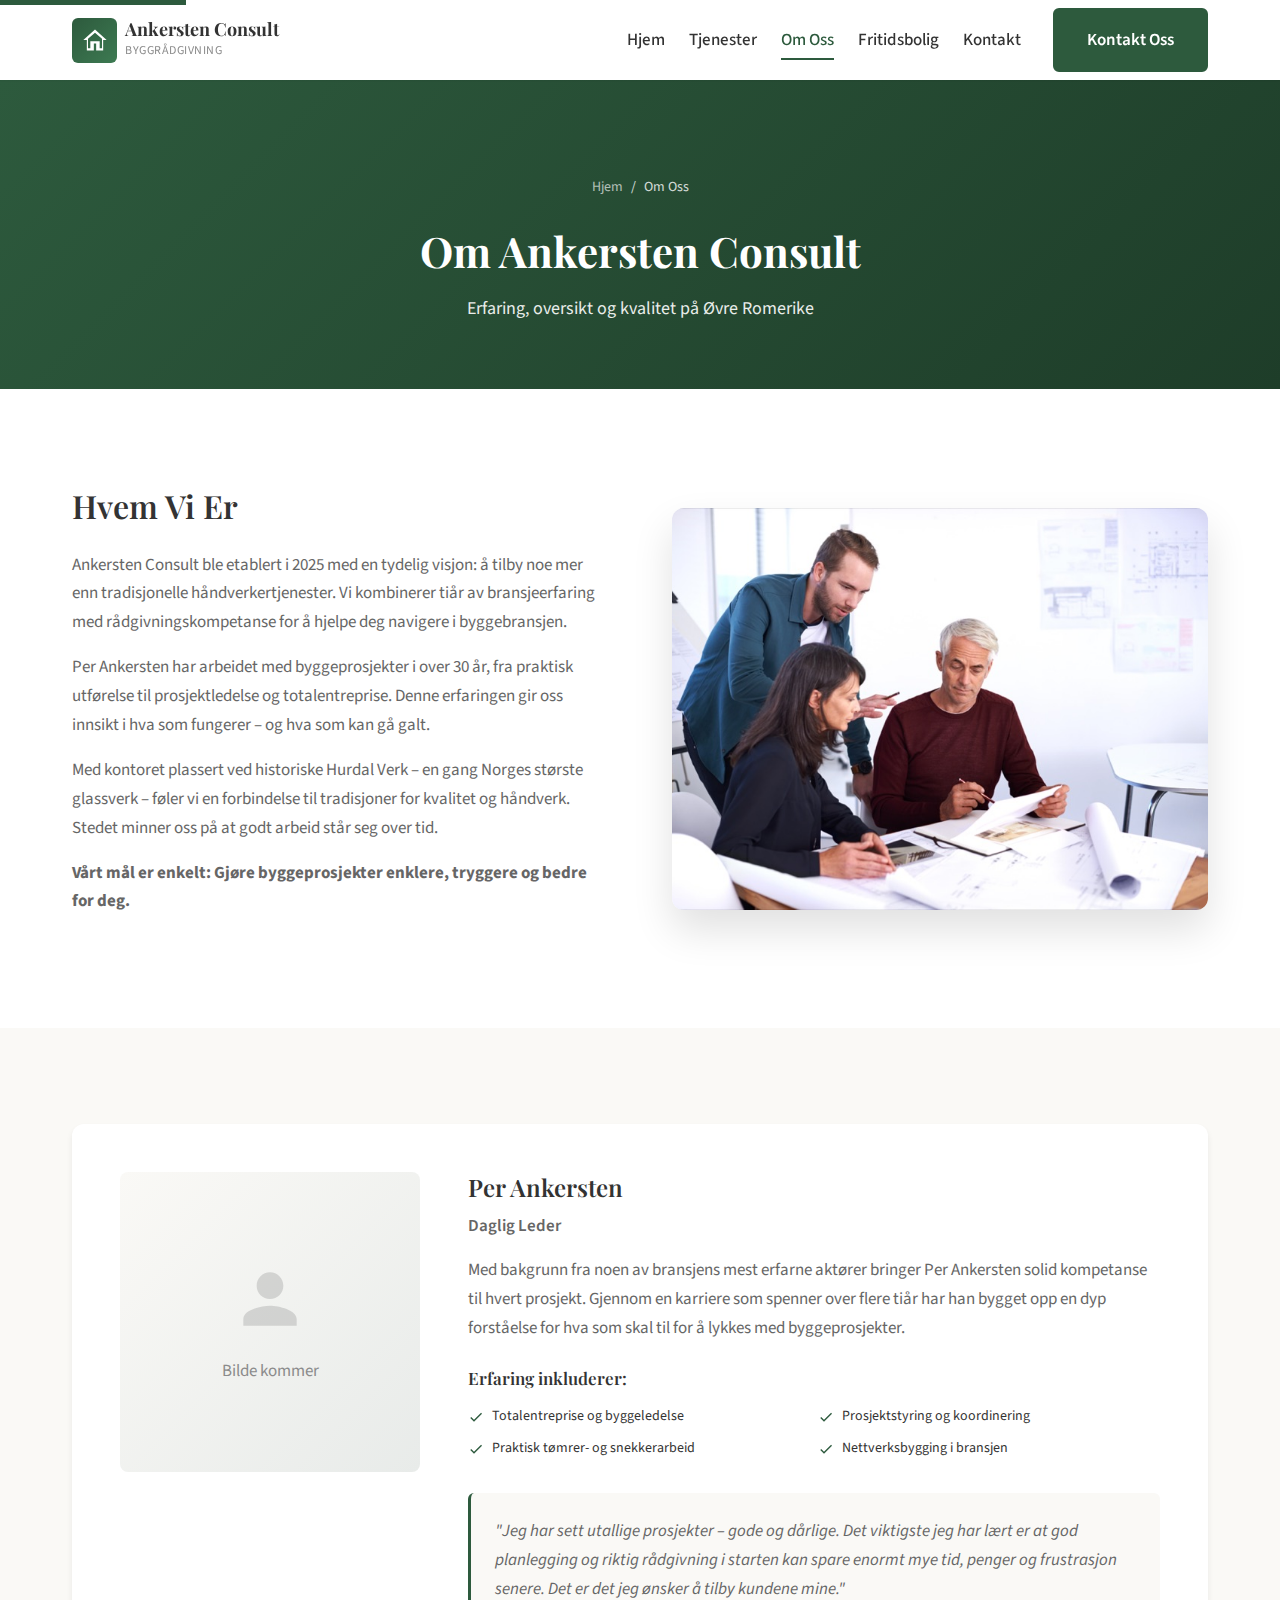
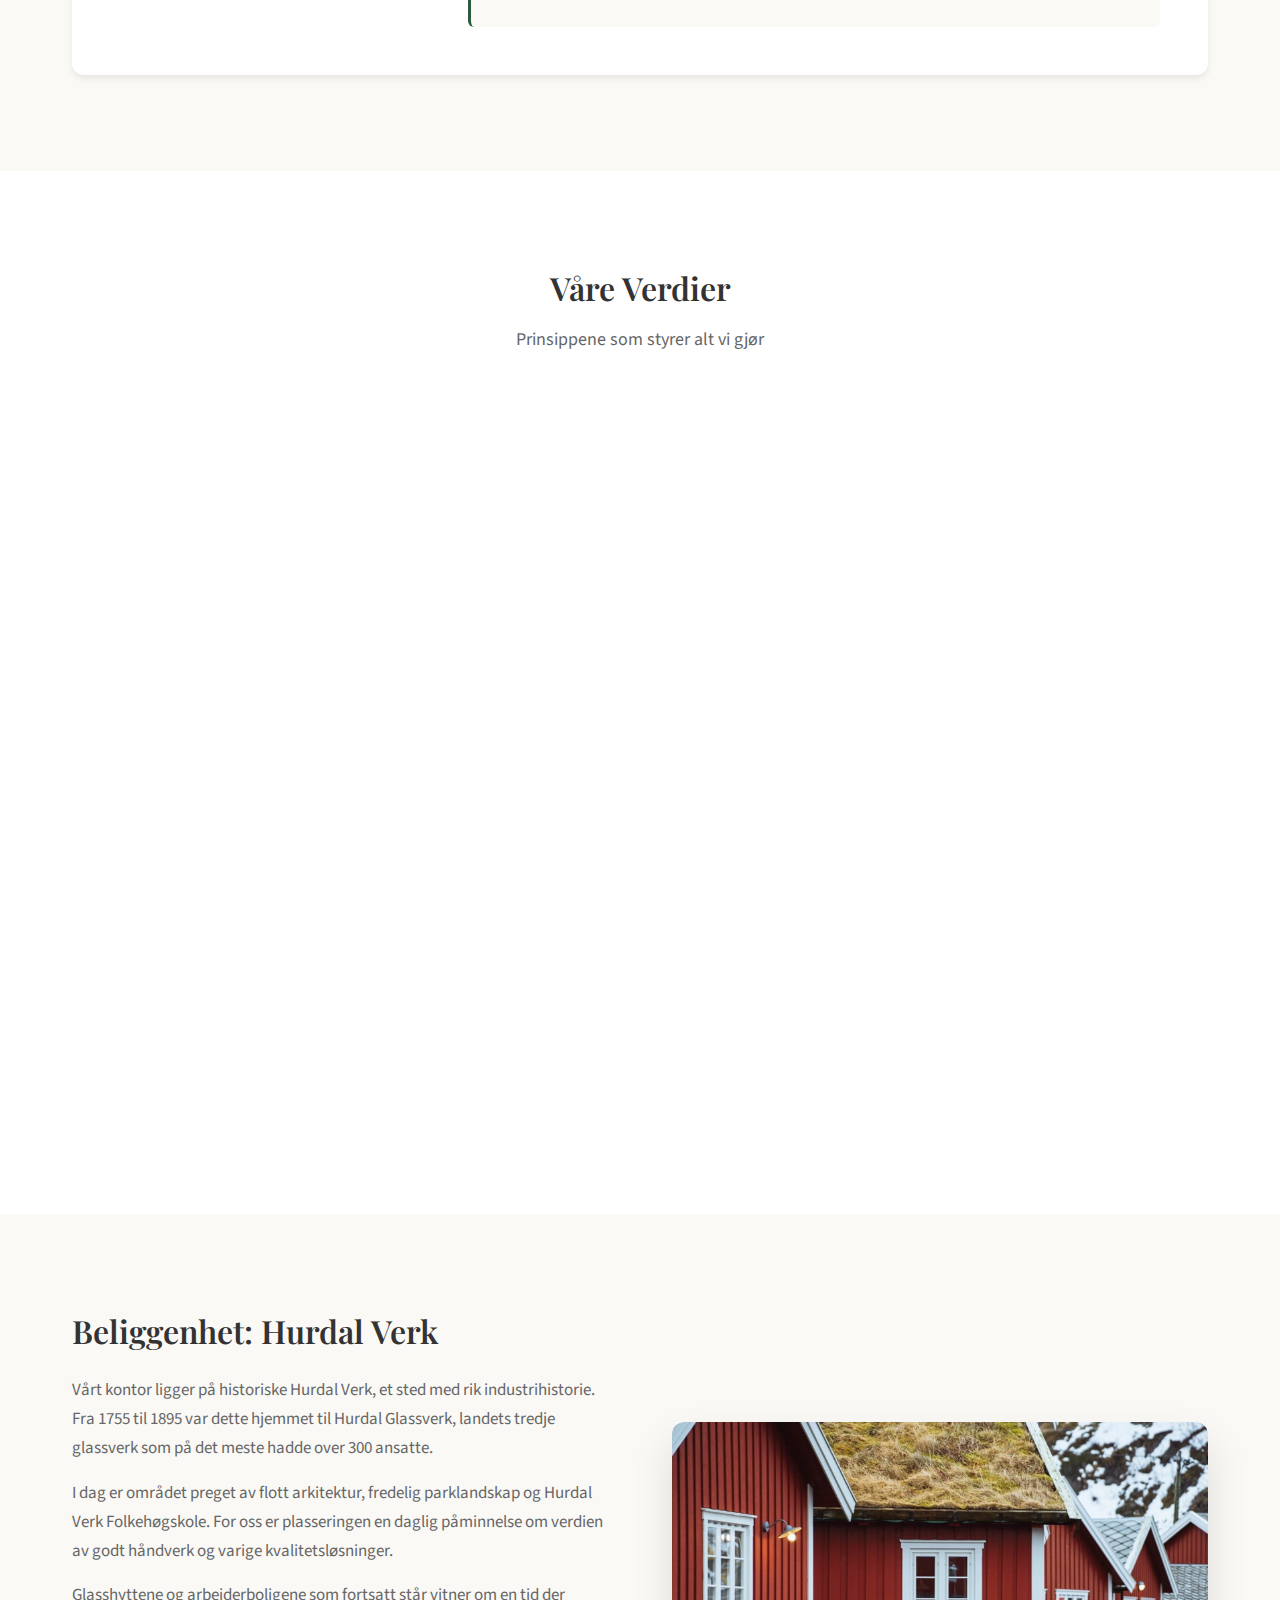
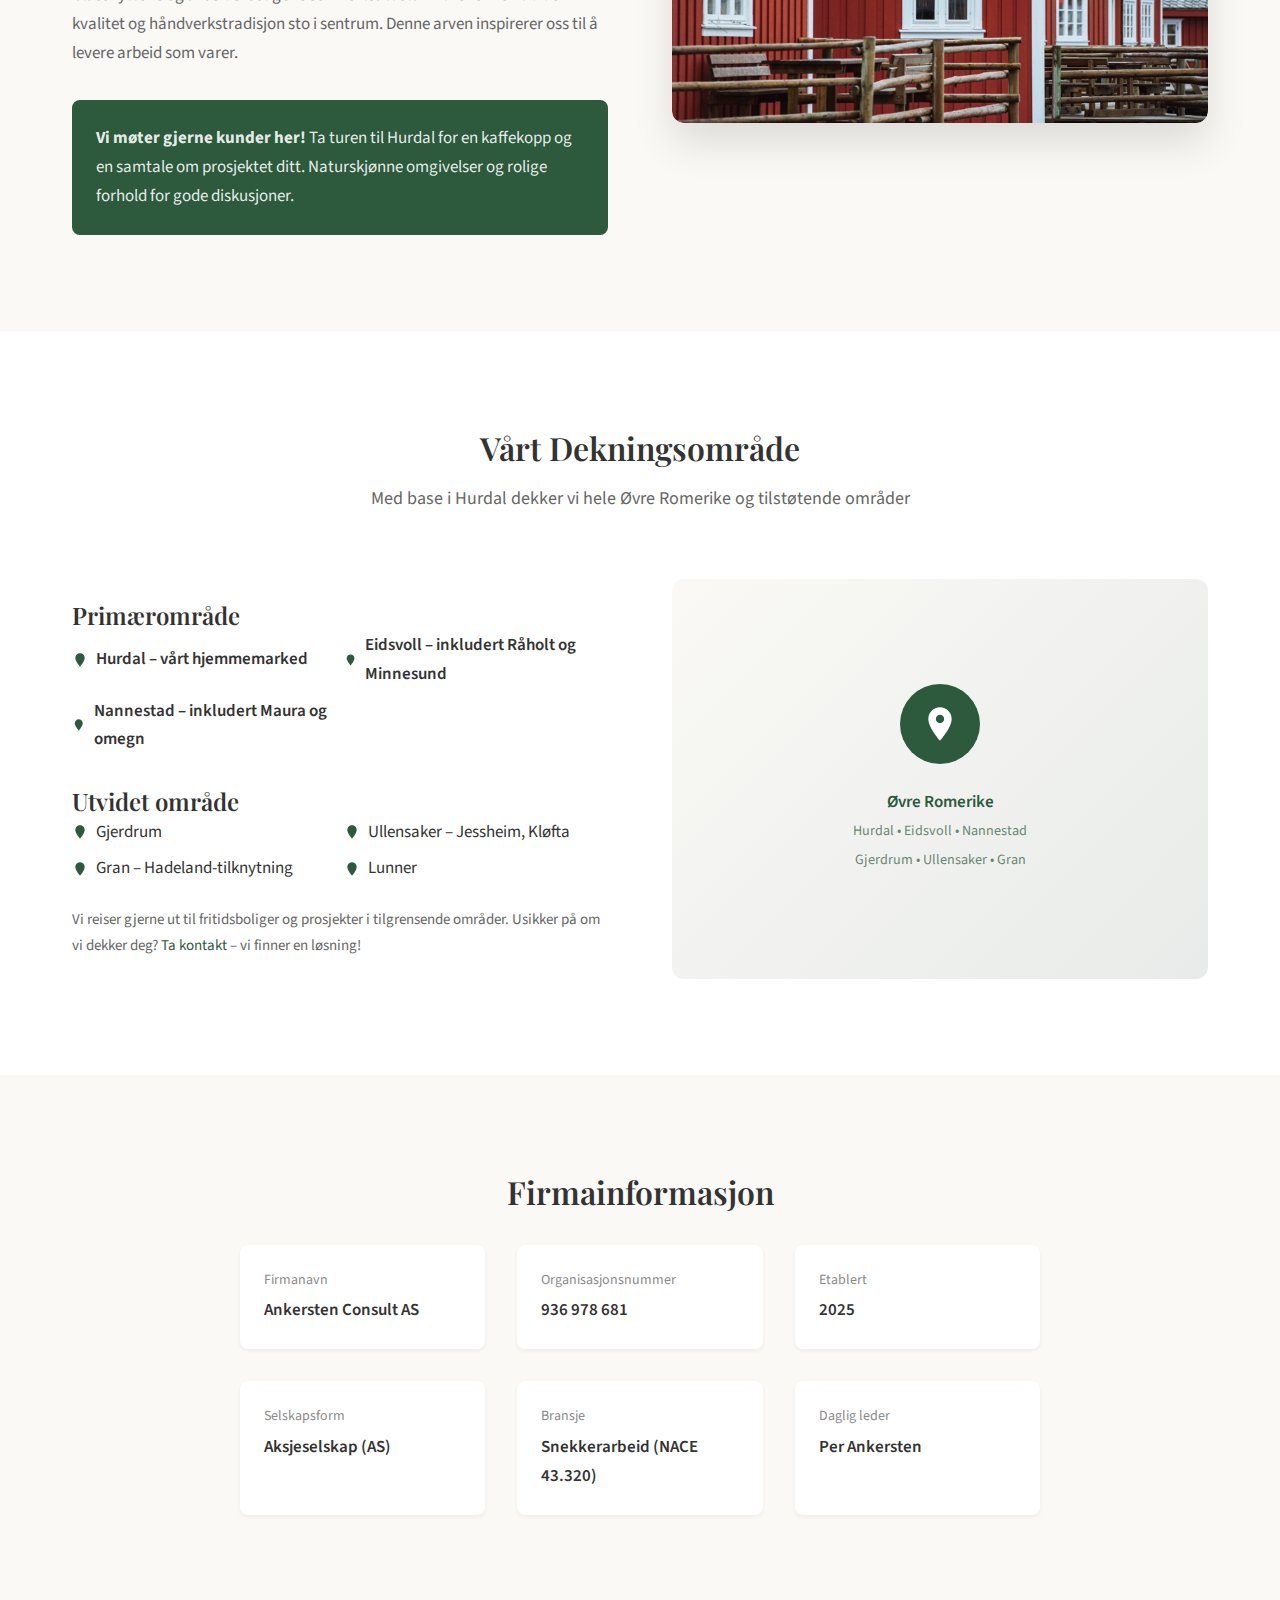
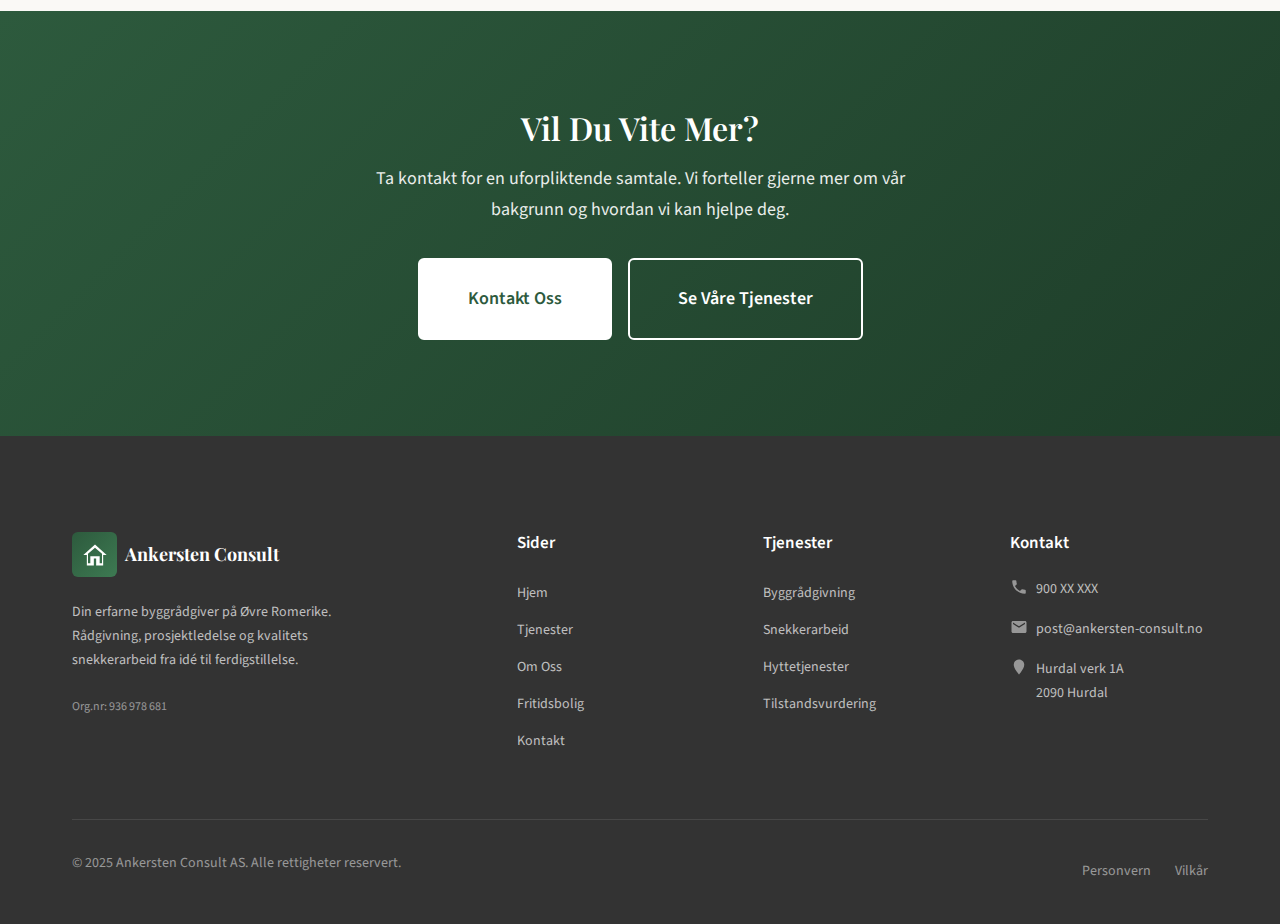
<file: om-oss.html>
<!DOCTYPE html>
<html lang="nb-NO">
<head>
    <meta charset="UTF-8">
    <meta name="viewport" content="width=device-width, initial-scale=1.0">
    <meta http-equiv="X-UA-Compatible" content="IE=edge">

    <!-- SEO Meta Tags -->
    <title>Om Ankersten Consult | Byggrådgiver Hurdal | Erfaring og Kvalitet</title>
    <meta name="description" content="30+ års erfaring i byggebransjen. Lokalt forankret på Øvre Romerike. Les om vår tilnærming, verdier og historiske beliggenhet på Hurdal Verk.">
    <meta name="keywords" content="byggrådgiver, hurdal verk, per ankersten, øvre romerike, byggeerfaring, snekker">
    <meta name="author" content="Ankersten Consult AS">
    <meta name="robots" content="index, follow">

    <!-- Open Graph -->
    <meta property="og:type" content="website">
    <meta property="og:url" content="https://ankersten-consult.no/om-oss.html">
    <meta property="og:title" content="Om Ankersten Consult | Byggrådgiver Hurdal">
    <meta property="og:description" content="30+ års erfaring i byggebransjen. Lokalt forankret på Øvre Romerike med kontor på historiske Hurdal Verk.">
    <meta property="og:locale" content="nb_NO">

    <!-- Canonical URL -->
    <link rel="canonical" href="https://ankersten-consult.no/om-oss.html">

    <!-- Fonts -->
    <link rel="preconnect" href="https://fonts.googleapis.com">
    <link rel="preconnect" href="https://fonts.gstatic.com" crossorigin>
    <link href="https://fonts.googleapis.com/css2?family=Playfair+Display:wght@400;600;700&family=Source+Sans+Pro:wght@400;500;600;700&display=swap" rel="stylesheet">

    <!-- Styles -->
    <link rel="stylesheet" href="css/style.css">
    <link rel="stylesheet" href="css/responsive.css">

    <!-- Favicon -->
    <link rel="icon" type="image/svg+xml" href="data:image/svg+xml,%3Csvg xmlns='http://www.w3.org/2000/svg' viewBox='0 0 100 100'%3E%3Crect fill='%232D5A3D' width='100' height='100' rx='12'/%3E%3Cpath fill='%23fff' d='M50 20L20 45v35h25V55h10v25h25V45L50 20zm0 10l20 17v23H60V45H40v25H30V47l20-17z'/%3E%3C/svg%3E">
</head>
<body>
    <!-- Skip Link -->
    <a href="#main-content" class="skip-link">Hopp til hovedinnhold</a>

    <!-- Header -->
    <header class="header">
        <div class="container header__inner">
            <a href="index.html" class="header__logo">
                <div class="header__logo-icon">
                    <svg viewBox="0 0 24 24" xmlns="http://www.w3.org/2000/svg">
                        <path d="M12 3L2 12h3v9h6v-6h2v6h6v-9h3L12 3zm0 2.84L18 11v8h-2v-6H8v6H6v-8l6-5.16z"/>
                    </svg>
                </div>
                <div class="header__logo-text">
                    <span class="header__logo-name">Ankersten Consult</span>
                    <span class="header__logo-tagline">Byggrådgivning</span>
                </div>
            </a>

            <nav class="nav" role="navigation" aria-label="Hovedmeny">
                <ul class="nav__list">
                    <li><a href="index.html" class="nav__link">Hjem</a></li>
                    <li><a href="tjenester.html" class="nav__link">Tjenester</a></li>
                    <li><a href="om-oss.html" class="nav__link active">Om Oss</a></li>
                    <li><a href="fritidsbolig.html" class="nav__link">Fritidsbolig</a></li>
                    <li><a href="kontakt.html" class="nav__link">Kontakt</a></li>
                </ul>
                <div class="nav__cta">
                    <a href="kontakt.html" class="btn btn--primary">Kontakt Oss</a>
                </div>
            </nav>

            <button class="menu-toggle" aria-label="Meny" aria-expanded="false">
                <span></span>
                <span></span>
                <span></span>
            </button>
        </div>
    </header>

    <main id="main-content">
        <!-- Page Header -->
        <section class="page-header">
            <div class="container">
                <div class="page-header__breadcrumb">
                    <a href="index.html">Hjem</a>
                    <span>/</span>
                    <span>Om Oss</span>
                </div>
                <h1>Om Ankersten Consult</h1>
                <p>Erfaring, oversikt og kvalitet på Øvre Romerike</p>
            </div>
        </section>

        <!-- Company Story -->
        <section class="section">
            <div class="container">
                <div class="about-intro">
                    <div class="about-intro__content">
                        <h2>Hvem Vi Er</h2>
                        <p>Ankersten Consult ble etablert i 2025 med en tydelig visjon: å tilby noe mer enn tradisjonelle håndverkertjenester. Vi kombinerer tiår av bransjeerfaring med rådgivningskompetanse for å hjelpe deg navigere i byggebransjen.</p>
                        <p>Per Ankersten har arbeidet med byggeprosjekter i over 30 år, fra praktisk utførelse til prosjektledelse og totalentreprise. Denne erfaringen gir oss innsikt i hva som fungerer – og hva som kan gå galt.</p>
                        <p>Med kontoret plassert ved historiske Hurdal Verk – en gang Norges største glassverk – føler vi en forbindelse til tradisjoner for kvalitet og håndverk. Stedet minner oss på at godt arbeid står seg over tid.</p>
                        <p><strong>Vårt mål er enkelt: Gjøre byggeprosjekter enklere, tryggere og bedre for deg.</strong></p>
                    </div>
                    <img src="images/about/consultation.jpg" alt="Profesjonell byggrådgivning og planlegging" style="width: 100%; border-radius: 12px; aspect-ratio: 4/3; object-fit: cover; box-shadow: 0 20px 40px rgba(0,0,0,0.12);">
                </div>
            </div>
        </section>

        <!-- Founder Section -->
        <section class="section section--light">
            <div class="container">
                <div class="founder-section">
                    <div class="founder-image">
                        <div class="founder-image__placeholder">
                            <svg viewBox="0 0 24 24" fill="currentColor"><path d="M12 12c2.21 0 4-1.79 4-4s-1.79-4-4-4-4 1.79-4 4 1.79 4 4 4zm0 2c-2.67 0-8 1.34-8 4v2h16v-2c0-2.66-5.33-4-8-4z"/></svg>
                            <p>Bilde kommer</p>
                        </div>
                    </div>
                    <div class="founder-content">
                        <h3>Per Ankersten</h3>
                        <p class="founder-content__role">Daglig Leder</p>
                        <p>Med bakgrunn fra noen av bransjens mest erfarne aktører bringer Per Ankersten solid kompetanse til hvert prosjekt. Gjennom en karriere som spenner over flere tiår har han bygget opp en dyp forståelse for hva som skal til for å lykkes med byggeprosjekter.</p>

                        <div class="founder-experience">
                            <h4>Erfaring inkluderer:</h4>
                            <ul>
                                <li>
                                    <svg viewBox="0 0 24 24" fill="currentColor"><path d="M9 16.17L4.83 12l-1.42 1.41L9 19 21 7l-1.41-1.41L9 16.17z"/></svg>
                                    <span>Totalentreprise og byggeledelse</span>
                                </li>
                                <li>
                                    <svg viewBox="0 0 24 24" fill="currentColor"><path d="M9 16.17L4.83 12l-1.42 1.41L9 19 21 7l-1.41-1.41L9 16.17z"/></svg>
                                    <span>Prosjektstyring og koordinering</span>
                                </li>
                                <li>
                                    <svg viewBox="0 0 24 24" fill="currentColor"><path d="M9 16.17L4.83 12l-1.42 1.41L9 19 21 7l-1.41-1.41L9 16.17z"/></svg>
                                    <span>Praktisk tømrer- og snekkerarbeid</span>
                                </li>
                                <li>
                                    <svg viewBox="0 0 24 24" fill="currentColor"><path d="M9 16.17L4.83 12l-1.42 1.41L9 19 21 7l-1.41-1.41L9 16.17z"/></svg>
                                    <span>Nettverksbygging i bransjen</span>
                                </li>
                            </ul>
                        </div>

                        <blockquote class="founder-quote">
                            "Jeg har sett utallige prosjekter – gode og dårlige. Det viktigste jeg har lært er at god planlegging og riktig rådgivning i starten kan spare enormt mye tid, penger og frustrasjon senere. Det er det jeg ønsker å tilby kundene mine."
                        </blockquote>
                    </div>
                </div>
            </div>
        </section>

        <!-- Values Section -->
        <section class="section">
            <div class="container">
                <div class="section-header">
                    <h2>Våre Verdier</h2>
                    <p>Prinsippene som styrer alt vi gjør</p>
                </div>
                <div class="values-grid">
                    <div class="value-card">
                        <div class="value-card__icon">
                            <svg viewBox="0 0 24 24"><path d="M12 2C6.48 2 2 6.48 2 12s4.48 10 10 10 10-4.48 10-10S17.52 2 12 2zm-2 15l-5-5 1.41-1.41L10 14.17l7.59-7.59L19 8l-9 9z"/></svg>
                        </div>
                        <h4>Erfaring</h4>
                        <p>Vi bygger på tiår med praktisk kunnskap. Ingen snarveier, bare velprøvde løsninger som vi vet fungerer i praksis.</p>
                    </div>
                    <div class="value-card">
                        <div class="value-card__icon">
                            <svg viewBox="0 0 24 24"><path d="M12 1L3 5v6c0 5.55 3.84 10.74 9 12 5.16-1.26 9-6.45 9-12V5l-9-4zm0 10.99h7c-.53 4.12-3.28 7.79-7 8.94V12H5V6.3l7-3.11v8.8z"/></svg>
                        </div>
                        <h4>Ærlighet</h4>
                        <p>Du får ærlige vurderinger – også når det ikke er det du ønsker å høre. Ærlighet er grunnlaget for tillit, og det tjener alle på.</p>
                    </div>
                    <div class="value-card">
                        <div class="value-card__icon">
                            <svg viewBox="0 0 24 24"><path d="M12 4.5C7 4.5 2.73 7.61 1 12c1.73 4.39 6 7.5 11 7.5s9.27-3.11 11-7.5c-1.73-4.39-6-7.5-11-7.5zM12 17c-2.76 0-5-2.24-5-5s2.24-5 5-5 5 2.24 5 5-2.24 5-5 5zm0-8c-1.66 0-3 1.34-3 3s1.34 3 3 3 3-1.34 3-3-1.34-3-3-3z"/></svg>
                        </div>
                        <h4>Oversikt</h4>
                        <p>Vi holder styr på detaljene slik at du kan fokusere på det viktige. Du skal aldri føle at du mister kontrollen over prosjektet.</p>
                    </div>
                    <div class="value-card">
                        <div class="value-card__icon">
                            <svg viewBox="0 0 24 24"><path d="M12 17.27L18.18 21l-1.64-7.03L22 9.24l-7.19-.61L12 2 9.19 8.63 2 9.24l5.46 4.73L5.82 21z"/></svg>
                        </div>
                        <h4>Kvalitet</h4>
                        <p>Enten vi gir råd eller utfører arbeid, er kvalitet alltid førsteprioritet. Godt håndverk og god prosess – ingen kompromisser.</p>
                    </div>
                    <div class="value-card">
                        <div class="value-card__icon">
                            <svg viewBox="0 0 24 24"><path d="M12 2C8.13 2 5 5.13 5 9c0 5.25 7 13 7 13s7-7.75 7-13c0-3.87-3.13-7-7-7zm0 9.5c-1.38 0-2.5-1.12-2.5-2.5s1.12-2.5 2.5-2.5 2.5 1.12 2.5 2.5-1.12 2.5-2.5 2.5z"/></svg>
                        </div>
                        <h4>Lokalt Engasjement</h4>
                        <p>Vi er en del av Øvre Romerike og stolte av det. Vårt rykte er vår viktigste eiendel, og vi behandler hvert prosjekt deretter.</p>
                    </div>
                    <div class="value-card">
                        <div class="value-card__icon">
                            <svg viewBox="0 0 24 24"><path d="M16 11c1.66 0 2.99-1.34 2.99-3S17.66 5 16 5c-1.66 0-3 1.34-3 3s1.34 3 3 3zm-8 0c1.66 0 2.99-1.34 2.99-3S9.66 5 8 5C6.34 5 5 6.34 5 8s1.34 3 3 3zm0 2c-2.33 0-7 1.17-7 3.5V19h14v-2.5c0-2.33-4.67-3.5-7-3.5zm8 0c-.29 0-.62.02-.97.05 1.16.84 1.97 1.97 1.97 3.45V19h6v-2.5c0-2.33-4.67-3.5-7-3.5z"/></svg>
                        </div>
                        <h4>Samarbeid</h4>
                        <p>De beste resultatene kommer av godt samarbeid. Vi kommuniserer tydelig og holder deg oppdatert gjennom hele prosjektet.</p>
                    </div>
                </div>
            </div>
        </section>

        <!-- Historic Location -->
        <section class="section section--light">
            <div class="container">
                <div class="location-section">
                    <div class="location-content">
                        <h2>Beliggenhet: Hurdal Verk</h2>
                        <p>Vårt kontor ligger på historiske Hurdal Verk, et sted med rik industrihistorie. Fra 1755 til 1895 var dette hjemmet til Hurdal Glassverk, landets tredje glassverk som på det meste hadde over 300 ansatte.</p>
                        <p>I dag er området preget av flott arkitektur, fredelig parklandskap og Hurdal Verk Folkehøgskole. For oss er plasseringen en daglig påminnelse om verdien av godt håndverk og varige kvalitetsløsninger.</p>
                        <p>Glasshyttene og arbeiderboligene som fortsatt står vitner om en tid der kvalitet og håndverkstradisjon sto i sentrum. Denne arven inspirerer oss til å levere arbeid som varer.</p>
                        <div class="location-highlight">
                            <p><strong>Vi møter gjerne kunder her!</strong> Ta turen til Hurdal for en kaffekopp og en samtale om prosjektet ditt. Naturskjønne omgivelser og rolige forhold for gode diskusjoner.</p>
                        </div>
                    </div>
                    <div class="location-image">
                        <img src="images/about/hurdal-verk.jpg" alt="Historiske Hurdal Verk" style="width: 100%; border-radius: 12px; object-fit: cover; box-shadow: 0 20px 40px rgba(0,0,0,0.12);">
                    </div>
                </div>
            </div>
        </section>

        <!-- Service Area -->
        <section class="section">
            <div class="container">
                <div class="section-header">
                    <h2>Vårt Dekningsområde</h2>
                    <p>Med base i Hurdal dekker vi hele Øvre Romerike og tilstøtende områder</p>
                </div>
                <div class="service-area">
                    <div class="service-area__content">
                        <h3>Primærområde</h3>
                        <ul class="service-area__list" style="margin-bottom: 2rem;">
                            <li class="service-area__item service-area__item--primary">
                                <svg viewBox="0 0 24 24" fill="currentColor"><path d="M12 2C8.13 2 5 5.13 5 9c0 5.25 7 13 7 13s7-7.75 7-13c0-3.87-3.13-7-7-7z"/></svg>
                                <span>Hurdal – vårt hjemmemarked</span>
                            </li>
                            <li class="service-area__item service-area__item--primary">
                                <svg viewBox="0 0 24 24" fill="currentColor"><path d="M12 2C8.13 2 5 5.13 5 9c0 5.25 7 13 7 13s7-7.75 7-13c0-3.87-3.13-7-7-7z"/></svg>
                                <span>Eidsvoll – inkludert Råholt og Minnesund</span>
                            </li>
                            <li class="service-area__item service-area__item--primary">
                                <svg viewBox="0 0 24 24" fill="currentColor"><path d="M12 2C8.13 2 5 5.13 5 9c0 5.25 7 13 7 13s7-7.75 7-13c0-3.87-3.13-7-7-7z"/></svg>
                                <span>Nannestad – inkludert Maura og omegn</span>
                            </li>
                        </ul>

                        <h3>Utvidet område</h3>
                        <ul class="service-area__list">
                            <li class="service-area__item">
                                <svg viewBox="0 0 24 24" fill="currentColor"><path d="M12 2C8.13 2 5 5.13 5 9c0 5.25 7 13 7 13s7-7.75 7-13c0-3.87-3.13-7-7-7z"/></svg>
                                <span>Gjerdrum</span>
                            </li>
                            <li class="service-area__item">
                                <svg viewBox="0 0 24 24" fill="currentColor"><path d="M12 2C8.13 2 5 5.13 5 9c0 5.25 7 13 7 13s7-7.75 7-13c0-3.87-3.13-7-7-7z"/></svg>
                                <span>Ullensaker – Jessheim, Kløfta</span>
                            </li>
                            <li class="service-area__item">
                                <svg viewBox="0 0 24 24" fill="currentColor"><path d="M12 2C8.13 2 5 5.13 5 9c0 5.25 7 13 7 13s7-7.75 7-13c0-3.87-3.13-7-7-7z"/></svg>
                                <span>Gran – Hadeland-tilknytning</span>
                            </li>
                            <li class="service-area__item">
                                <svg viewBox="0 0 24 24" fill="currentColor"><path d="M12 2C8.13 2 5 5.13 5 9c0 5.25 7 13 7 13s7-7.75 7-13c0-3.87-3.13-7-7-7z"/></svg>
                                <span>Lunner</span>
                            </li>
                        </ul>
                        <p style="margin-top: 1.5rem; color: #666; font-size: 0.9375rem;">Vi reiser gjerne ut til fritidsboliger og prosjekter i tilgrensende områder. Usikker på om vi dekker deg? <a href="kontakt.html">Ta kontakt</a> – vi finner en løsning!</p>
                    </div>
                    <div class="service-area__map">
                        <div class="service-area__map-visual">
                            <div class="service-area__map-icon">
                                <svg viewBox="0 0 24 24"><path d="M12 2C8.13 2 5 5.13 5 9c0 5.25 7 13 7 13s7-7.75 7-13c0-3.87-3.13-7-7-7zm0 9.5c-1.38 0-2.5-1.12-2.5-2.5s1.12-2.5 2.5-2.5 2.5 1.12 2.5 2.5-1.12 2.5-2.5 2.5z"/></svg>
                            </div>
                            <p class="service-area__map-text">Øvre Romerike<br><small style="opacity: 0.7; font-weight: normal;">Hurdal • Eidsvoll • Nannestad<br>Gjerdrum • Ullensaker • Gran</small></p>
                        </div>
                    </div>
                </div>
            </div>
        </section>

        <!-- Company Info -->
        <section class="section section--light">
            <div class="container">
                <div style="max-width: 800px; margin: 0 auto; text-align: center;">
                    <h2>Firmainformasjon</h2>
                    <div style="display: grid; grid-template-columns: repeat(auto-fit, minmax(200px, 1fr)); gap: 2rem; margin-top: 2rem; text-align: left;">
                        <div style="background: white; padding: 1.5rem; border-radius: 8px; box-shadow: 0 2px 4px rgba(0,0,0,0.05);">
                            <p style="font-size: 0.875rem; color: #8B8B8B; margin-bottom: 0.25rem;">Firmanavn</p>
                            <p style="font-weight: 600; margin: 0;">Ankersten Consult AS</p>
                        </div>
                        <div style="background: white; padding: 1.5rem; border-radius: 8px; box-shadow: 0 2px 4px rgba(0,0,0,0.05);">
                            <p style="font-size: 0.875rem; color: #8B8B8B; margin-bottom: 0.25rem;">Organisasjonsnummer</p>
                            <p style="font-weight: 600; margin: 0;">936 978 681</p>
                        </div>
                        <div style="background: white; padding: 1.5rem; border-radius: 8px; box-shadow: 0 2px 4px rgba(0,0,0,0.05);">
                            <p style="font-size: 0.875rem; color: #8B8B8B; margin-bottom: 0.25rem;">Etablert</p>
                            <p style="font-weight: 600; margin: 0;">2025</p>
                        </div>
                        <div style="background: white; padding: 1.5rem; border-radius: 8px; box-shadow: 0 2px 4px rgba(0,0,0,0.05);">
                            <p style="font-size: 0.875rem; color: #8B8B8B; margin-bottom: 0.25rem;">Selskapsform</p>
                            <p style="font-weight: 600; margin: 0;">Aksjeselskap (AS)</p>
                        </div>
                        <div style="background: white; padding: 1.5rem; border-radius: 8px; box-shadow: 0 2px 4px rgba(0,0,0,0.05);">
                            <p style="font-size: 0.875rem; color: #8B8B8B; margin-bottom: 0.25rem;">Bransje</p>
                            <p style="font-weight: 600; margin: 0;">Snekkerarbeid (NACE 43.320)</p>
                        </div>
                        <div style="background: white; padding: 1.5rem; border-radius: 8px; box-shadow: 0 2px 4px rgba(0,0,0,0.05);">
                            <p style="font-size: 0.875rem; color: #8B8B8B; margin-bottom: 0.25rem;">Daglig leder</p>
                            <p style="font-weight: 600; margin: 0;">Per Ankersten</p>
                        </div>
                    </div>
                </div>
            </div>
        </section>

        <!-- CTA Section -->
        <section class="cta-section">
            <div class="container">
                <h2>Vil Du Vite Mer?</h2>
                <p>Ta kontakt for en uforpliktende samtale. Vi forteller gjerne mer om vår bakgrunn og hvordan vi kan hjelpe deg.</p>
                <div class="cta-section__actions">
                    <a href="kontakt.html" class="btn btn--white btn--large">Kontakt Oss</a>
                    <a href="tjenester.html" class="btn btn--outline-white btn--large">Se Våre Tjenester</a>
                </div>
            </div>
        </section>
    </main>

    <!-- Footer -->
    <footer class="footer">
        <div class="container">
            <div class="footer__grid">
                <div class="footer__brand">
                    <div class="footer__logo">
                        <div class="footer__logo-icon">
                            <svg viewBox="0 0 24 24"><path d="M12 3L2 12h3v9h6v-6h2v6h6v-9h3L12 3zm0 2.84L18 11v8h-2v-6H8v6H6v-8l6-5.16z"/></svg>
                        </div>
                        <span class="footer__logo-text">Ankersten Consult</span>
                    </div>
                    <p class="footer__description">Din erfarne byggrådgiver på Øvre Romerike. Rådgivning, prosjektledelse og kvalitets snekkerarbeid fra idé til ferdigstillelse.</p>
                    <p class="footer__org">Org.nr: 936 978 681</p>
                </div>

                <div class="footer__nav">
                    <h4 class="footer__heading">Sider</h4>
                    <ul class="footer__links">
                        <li><a href="index.html" class="footer__link">Hjem</a></li>
                        <li><a href="tjenester.html" class="footer__link">Tjenester</a></li>
                        <li><a href="om-oss.html" class="footer__link">Om Oss</a></li>
                        <li><a href="fritidsbolig.html" class="footer__link">Fritidsbolig</a></li>
                        <li><a href="kontakt.html" class="footer__link">Kontakt</a></li>
                    </ul>
                </div>

                <div class="footer__services">
                    <h4 class="footer__heading">Tjenester</h4>
                    <ul class="footer__links">
                        <li><a href="tjenester.html#radgivning" class="footer__link">Byggrådgivning</a></li>
                        <li><a href="tjenester.html#snekker" class="footer__link">Snekkerarbeid</a></li>
                        <li><a href="fritidsbolig.html" class="footer__link">Hyttetjenester</a></li>
                        <li><a href="tjenester.html#tilstand" class="footer__link">Tilstandsvurdering</a></li>
                    </ul>
                </div>

                <div class="footer__contact">
                    <h4 class="footer__heading">Kontakt</h4>
                    <div class="footer__contact-item">
                        <svg viewBox="0 0 24 24" fill="currentColor"><path d="M6.62 10.79c1.44 2.83 3.76 5.14 6.59 6.59l2.2-2.2c.27-.27.67-.36 1.02-.24 1.12.37 2.33.57 3.57.57.55 0 1 .45 1 1V20c0 .55-.45 1-1 1-9.39 0-17-7.61-17-17 0-.55.45-1 1-1h3.5c.55 0 1 .45 1 1 0 1.25.2 2.45.57 3.57.11.35.03.74-.25 1.02l-2.2 2.2z"/></svg>
                        <a href="tel:+47900XXXXX">900 XX XXX</a>
                    </div>
                    <div class="footer__contact-item">
                        <svg viewBox="0 0 24 24" fill="currentColor"><path d="M20 4H4c-1.1 0-2 .9-2 2v12c0 1.1.9 2 2 2h16c1.1 0 2-.9 2-2V6c0-1.1-.9-2-2-2zm0 4l-8 5-8-5V6l8 5 8-5v2z"/></svg>
                        <a href="mailto:post@ankersten-consult.no">post@ankersten-consult.no</a>
                    </div>
                    <div class="footer__contact-item">
                        <svg viewBox="0 0 24 24" fill="currentColor"><path d="M12 2C8.13 2 5 5.13 5 9c0 5.25 7 13 7 13s7-7.75 7-13c0-3.87-3.13-7-7-7z"/></svg>
                        <span>Hurdal verk 1A<br>2090 Hurdal</span>
                    </div>
                </div>
            </div>

            <div class="footer__bottom">
                <p>&copy; 2025 Ankersten Consult AS. Alle rettigheter reservert.</p>
                <div class="footer__legal-links">
                    <a href="#">Personvern</a>
                    <a href="#">Vilkår</a>
                </div>
            </div>
        </div>
    </footer>

    <!-- JavaScript -->
    <script src="js/main.js"></script>
</body>
</html>
</file>
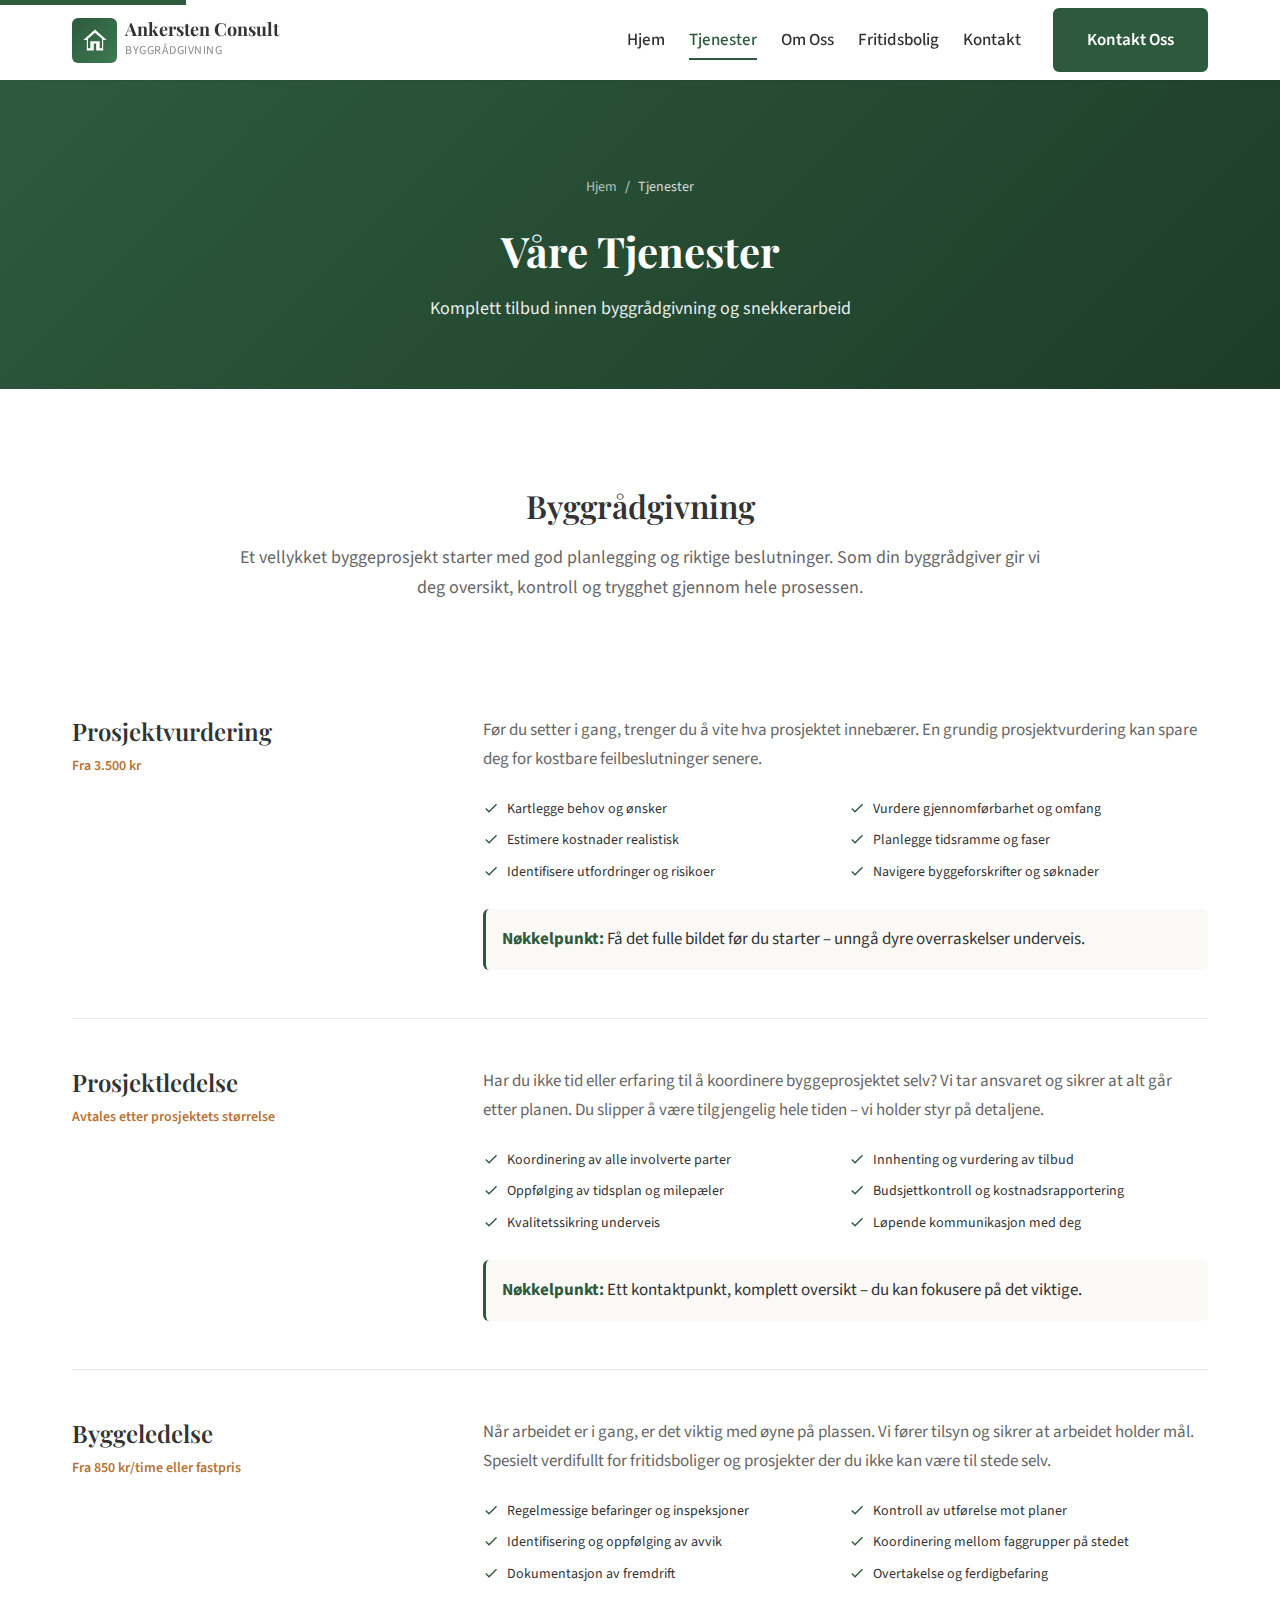
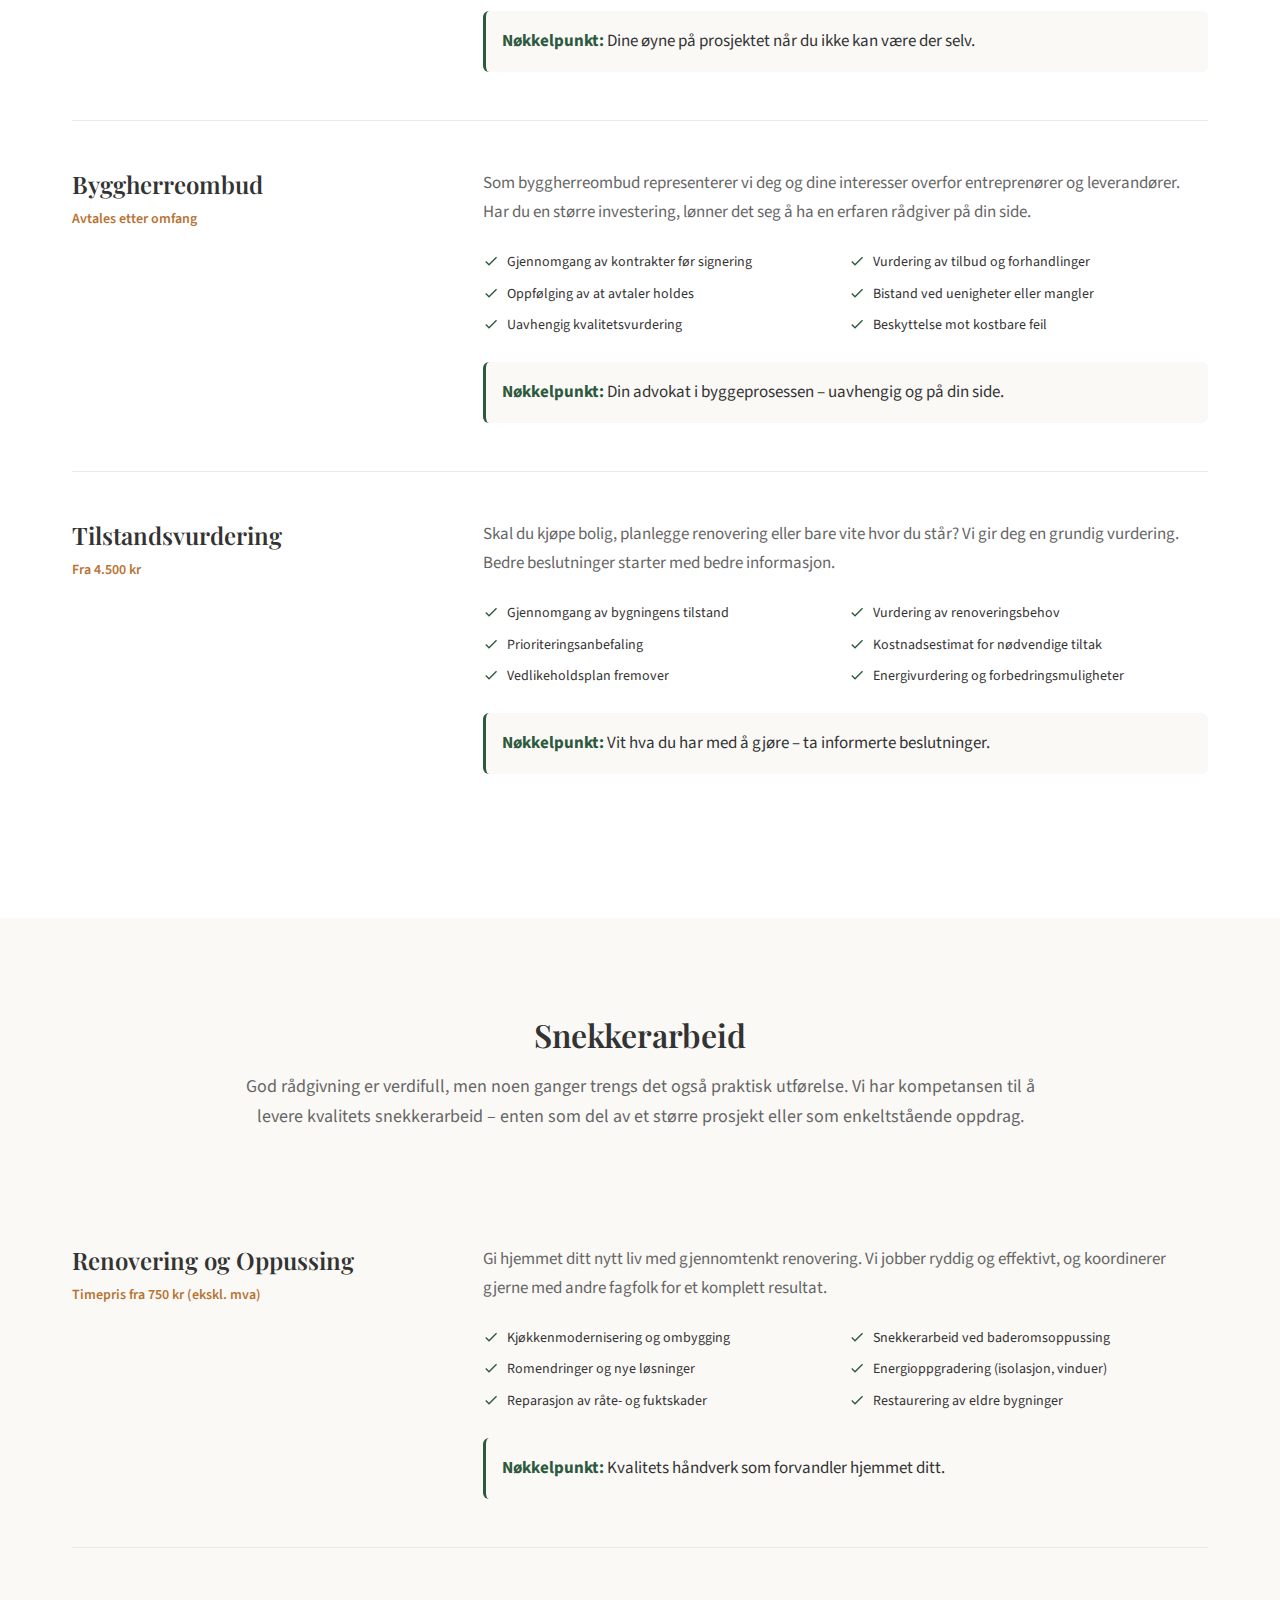
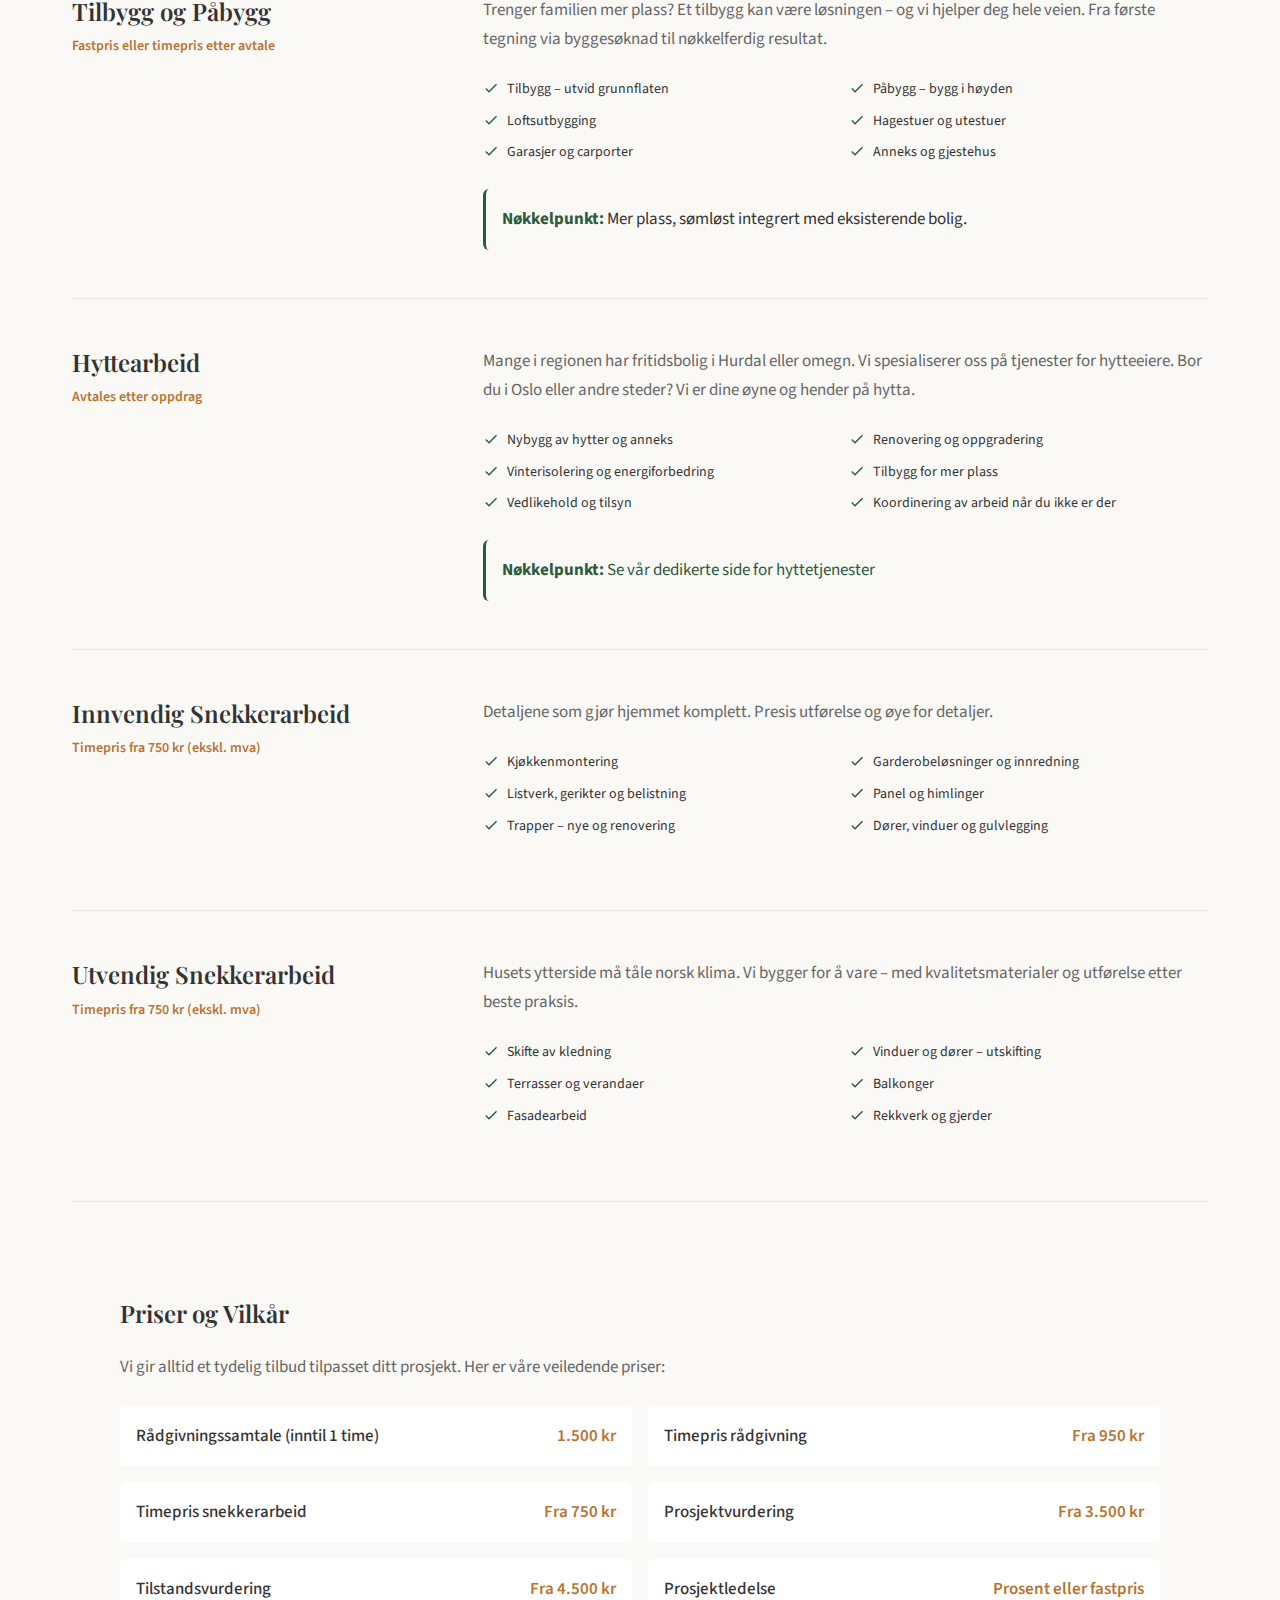
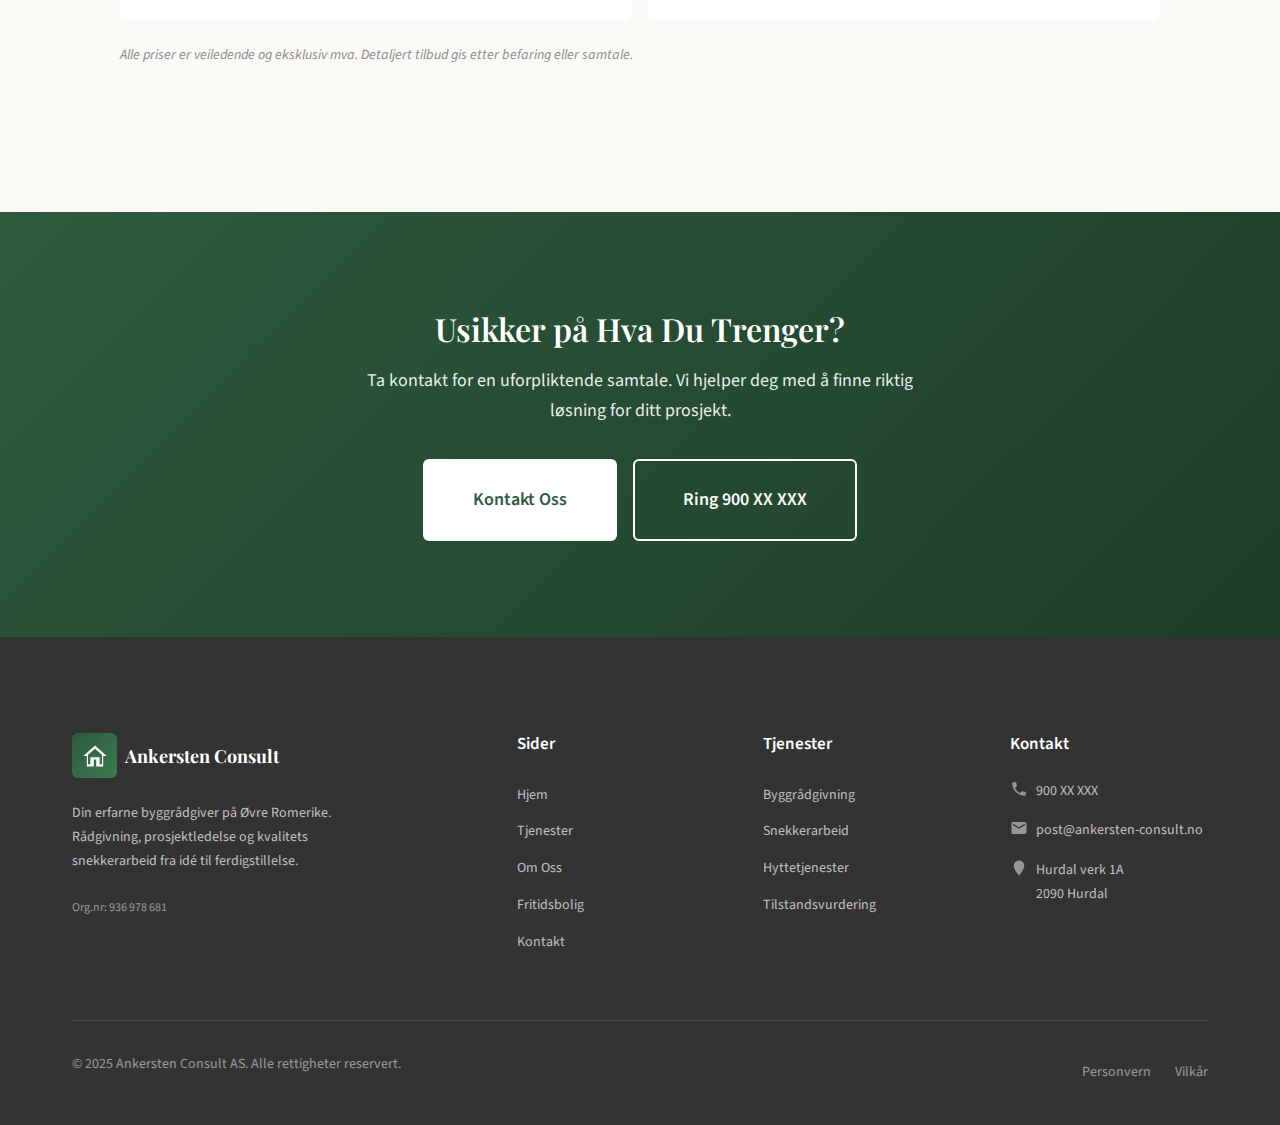
<file: tjenester.html>
<!DOCTYPE html>
<html lang="nb-NO">
<head>
    <meta charset="UTF-8">
    <meta name="viewport" content="width=device-width, initial-scale=1.0">
    <meta http-equiv="X-UA-Compatible" content="IE=edge">

    <!-- SEO Meta Tags -->
    <title>Byggrådgivning og Snekkerarbeid | Ankersten Consult | Øvre Romerike</title>
    <meta name="description" content="Komplett tilbud: Prosjektvurdering, prosjektledelse, byggeledelse og snekkerarbeid. Din partner fra idé til ferdigstillelse på Øvre Romerike.">
    <meta name="keywords" content="byggrådgivning, prosjektledelse, byggeledelse, snekkerarbeid, renovering, tilbygg, hurdal, eidsvoll, nannestad">
    <meta name="author" content="Ankersten Consult AS">
    <meta name="robots" content="index, follow">

    <!-- Open Graph -->
    <meta property="og:type" content="website">
    <meta property="og:url" content="https://ankersten-consult.no/tjenester.html">
    <meta property="og:title" content="Byggrådgivning og Snekkerarbeid | Ankersten Consult">
    <meta property="og:description" content="Komplett tilbud innen byggrådgivning og snekkerarbeid. Prosjektledelse, byggeledelse og kvalitets håndverk.">
    <meta property="og:locale" content="nb_NO">

    <!-- Canonical URL -->
    <link rel="canonical" href="https://ankersten-consult.no/tjenester.html">

    <!-- Fonts -->
    <link rel="preconnect" href="https://fonts.googleapis.com">
    <link rel="preconnect" href="https://fonts.gstatic.com" crossorigin>
    <link href="https://fonts.googleapis.com/css2?family=Playfair+Display:wght@400;600;700&family=Source+Sans+Pro:wght@400;500;600;700&display=swap" rel="stylesheet">

    <!-- Styles -->
    <link rel="stylesheet" href="css/style.css">
    <link rel="stylesheet" href="css/responsive.css">

    <!-- Favicon -->
    <link rel="icon" type="image/svg+xml" href="data:image/svg+xml,%3Csvg xmlns='http://www.w3.org/2000/svg' viewBox='0 0 100 100'%3E%3Crect fill='%232D5A3D' width='100' height='100' rx='12'/%3E%3Cpath fill='%23fff' d='M50 20L20 45v35h25V55h10v25h25V45L50 20zm0 10l20 17v23H60V45H40v25H30V47l20-17z'/%3E%3C/svg%3E">
</head>
<body>
    <!-- Skip Link -->
    <a href="#main-content" class="skip-link">Hopp til hovedinnhold</a>

    <!-- Header -->
    <header class="header">
        <div class="container header__inner">
            <a href="index.html" class="header__logo">
                <div class="header__logo-icon">
                    <svg viewBox="0 0 24 24" xmlns="http://www.w3.org/2000/svg">
                        <path d="M12 3L2 12h3v9h6v-6h2v6h6v-9h3L12 3zm0 2.84L18 11v8h-2v-6H8v6H6v-8l6-5.16z"/>
                    </svg>
                </div>
                <div class="header__logo-text">
                    <span class="header__logo-name">Ankersten Consult</span>
                    <span class="header__logo-tagline">Byggrådgivning</span>
                </div>
            </a>

            <nav class="nav" role="navigation" aria-label="Hovedmeny">
                <ul class="nav__list">
                    <li><a href="index.html" class="nav__link">Hjem</a></li>
                    <li><a href="tjenester.html" class="nav__link active">Tjenester</a></li>
                    <li><a href="om-oss.html" class="nav__link">Om Oss</a></li>
                    <li><a href="fritidsbolig.html" class="nav__link">Fritidsbolig</a></li>
                    <li><a href="kontakt.html" class="nav__link">Kontakt</a></li>
                </ul>
                <div class="nav__cta">
                    <a href="kontakt.html" class="btn btn--primary">Kontakt Oss</a>
                </div>
            </nav>

            <button class="menu-toggle" aria-label="Meny" aria-expanded="false">
                <span></span>
                <span></span>
                <span></span>
            </button>
        </div>
    </header>

    <main id="main-content">
        <!-- Page Header -->
        <section class="page-header">
            <div class="container">
                <div class="page-header__breadcrumb">
                    <a href="index.html">Hjem</a>
                    <span>/</span>
                    <span>Tjenester</span>
                </div>
                <h1>Våre Tjenester</h1>
                <p>Komplett tilbud innen byggrådgivning og snekkerarbeid</p>
            </div>
        </section>

        <!-- Byggrådgivning Section -->
        <section class="section" id="radgivning">
            <div class="container">
                <div class="service-intro">
                    <h2>Byggrådgivning</h2>
                    <p>Et vellykket byggeprosjekt starter med god planlegging og riktige beslutninger. Som din byggrådgiver gir vi deg oversikt, kontroll og trygghet gjennom hele prosessen.</p>
                </div>

                <!-- Prosjektvurdering -->
                <div class="service-detail">
                    <div class="service-detail__header">
                        <h3>Prosjektvurdering</h3>
                        <p class="service-detail__price">Fra 3.500 kr</p>
                    </div>
                    <div class="service-detail__content">
                        <p>Før du setter i gang, trenger du å vite hva prosjektet innebærer. En grundig prosjektvurdering kan spare deg for kostbare feilbeslutninger senere.</p>
                        <ul class="service-detail__list">
                            <li>
                                <svg viewBox="0 0 24 24" fill="currentColor"><path d="M9 16.17L4.83 12l-1.42 1.41L9 19 21 7l-1.41-1.41L9 16.17z"/></svg>
                                <span>Kartlegge behov og ønsker</span>
                            </li>
                            <li>
                                <svg viewBox="0 0 24 24" fill="currentColor"><path d="M9 16.17L4.83 12l-1.42 1.41L9 19 21 7l-1.41-1.41L9 16.17z"/></svg>
                                <span>Vurdere gjennomførbarhet og omfang</span>
                            </li>
                            <li>
                                <svg viewBox="0 0 24 24" fill="currentColor"><path d="M9 16.17L4.83 12l-1.42 1.41L9 19 21 7l-1.41-1.41L9 16.17z"/></svg>
                                <span>Estimere kostnader realistisk</span>
                            </li>
                            <li>
                                <svg viewBox="0 0 24 24" fill="currentColor"><path d="M9 16.17L4.83 12l-1.42 1.41L9 19 21 7l-1.41-1.41L9 16.17z"/></svg>
                                <span>Planlegge tidsramme og faser</span>
                            </li>
                            <li>
                                <svg viewBox="0 0 24 24" fill="currentColor"><path d="M9 16.17L4.83 12l-1.42 1.41L9 19 21 7l-1.41-1.41L9 16.17z"/></svg>
                                <span>Identifisere utfordringer og risikoer</span>
                            </li>
                            <li>
                                <svg viewBox="0 0 24 24" fill="currentColor"><path d="M9 16.17L4.83 12l-1.42 1.41L9 19 21 7l-1.41-1.41L9 16.17z"/></svg>
                                <span>Navigere byggeforskrifter og søknader</span>
                            </li>
                        </ul>
                        <div class="service-detail__highlight">
                            <strong>Nøkkelpunkt:</strong> Få det fulle bildet før du starter – unngå dyre overraskelser underveis.
                        </div>
                    </div>
                </div>

                <!-- Prosjektledelse -->
                <div class="service-detail">
                    <div class="service-detail__header">
                        <h3>Prosjektledelse</h3>
                        <p class="service-detail__price">Avtales etter prosjektets størrelse</p>
                    </div>
                    <div class="service-detail__content">
                        <p>Har du ikke tid eller erfaring til å koordinere byggeprosjektet selv? Vi tar ansvaret og sikrer at alt går etter planen. Du slipper å være tilgjengelig hele tiden – vi holder styr på detaljene.</p>
                        <ul class="service-detail__list">
                            <li>
                                <svg viewBox="0 0 24 24" fill="currentColor"><path d="M9 16.17L4.83 12l-1.42 1.41L9 19 21 7l-1.41-1.41L9 16.17z"/></svg>
                                <span>Koordinering av alle involverte parter</span>
                            </li>
                            <li>
                                <svg viewBox="0 0 24 24" fill="currentColor"><path d="M9 16.17L4.83 12l-1.42 1.41L9 19 21 7l-1.41-1.41L9 16.17z"/></svg>
                                <span>Innhenting og vurdering av tilbud</span>
                            </li>
                            <li>
                                <svg viewBox="0 0 24 24" fill="currentColor"><path d="M9 16.17L4.83 12l-1.42 1.41L9 19 21 7l-1.41-1.41L9 16.17z"/></svg>
                                <span>Oppfølging av tidsplan og milepæler</span>
                            </li>
                            <li>
                                <svg viewBox="0 0 24 24" fill="currentColor"><path d="M9 16.17L4.83 12l-1.42 1.41L9 19 21 7l-1.41-1.41L9 16.17z"/></svg>
                                <span>Budsjettkontroll og kostnadsrapportering</span>
                            </li>
                            <li>
                                <svg viewBox="0 0 24 24" fill="currentColor"><path d="M9 16.17L4.83 12l-1.42 1.41L9 19 21 7l-1.41-1.41L9 16.17z"/></svg>
                                <span>Kvalitetssikring underveis</span>
                            </li>
                            <li>
                                <svg viewBox="0 0 24 24" fill="currentColor"><path d="M9 16.17L4.83 12l-1.42 1.41L9 19 21 7l-1.41-1.41L9 16.17z"/></svg>
                                <span>Løpende kommunikasjon med deg</span>
                            </li>
                        </ul>
                        <div class="service-detail__highlight">
                            <strong>Nøkkelpunkt:</strong> Ett kontaktpunkt, komplett oversikt – du kan fokusere på det viktige.
                        </div>
                    </div>
                </div>

                <!-- Byggeledelse -->
                <div class="service-detail">
                    <div class="service-detail__header">
                        <h3>Byggeledelse</h3>
                        <p class="service-detail__price">Fra 850 kr/time eller fastpris</p>
                    </div>
                    <div class="service-detail__content">
                        <p>Når arbeidet er i gang, er det viktig med øyne på plassen. Vi fører tilsyn og sikrer at arbeidet holder mål. Spesielt verdifullt for fritidsboliger og prosjekter der du ikke kan være til stede selv.</p>
                        <ul class="service-detail__list">
                            <li>
                                <svg viewBox="0 0 24 24" fill="currentColor"><path d="M9 16.17L4.83 12l-1.42 1.41L9 19 21 7l-1.41-1.41L9 16.17z"/></svg>
                                <span>Regelmessige befaringer og inspeksjoner</span>
                            </li>
                            <li>
                                <svg viewBox="0 0 24 24" fill="currentColor"><path d="M9 16.17L4.83 12l-1.42 1.41L9 19 21 7l-1.41-1.41L9 16.17z"/></svg>
                                <span>Kontroll av utførelse mot planer</span>
                            </li>
                            <li>
                                <svg viewBox="0 0 24 24" fill="currentColor"><path d="M9 16.17L4.83 12l-1.42 1.41L9 19 21 7l-1.41-1.41L9 16.17z"/></svg>
                                <span>Identifisering og oppfølging av avvik</span>
                            </li>
                            <li>
                                <svg viewBox="0 0 24 24" fill="currentColor"><path d="M9 16.17L4.83 12l-1.42 1.41L9 19 21 7l-1.41-1.41L9 16.17z"/></svg>
                                <span>Koordinering mellom faggrupper på stedet</span>
                            </li>
                            <li>
                                <svg viewBox="0 0 24 24" fill="currentColor"><path d="M9 16.17L4.83 12l-1.42 1.41L9 19 21 7l-1.41-1.41L9 16.17z"/></svg>
                                <span>Dokumentasjon av fremdrift</span>
                            </li>
                            <li>
                                <svg viewBox="0 0 24 24" fill="currentColor"><path d="M9 16.17L4.83 12l-1.42 1.41L9 19 21 7l-1.41-1.41L9 16.17z"/></svg>
                                <span>Overtakelse og ferdigbefaring</span>
                            </li>
                        </ul>
                        <div class="service-detail__highlight">
                            <strong>Nøkkelpunkt:</strong> Dine øyne på prosjektet når du ikke kan være der selv.
                        </div>
                    </div>
                </div>

                <!-- Byggherreombud -->
                <div class="service-detail">
                    <div class="service-detail__header">
                        <h3>Byggherreombud</h3>
                        <p class="service-detail__price">Avtales etter omfang</p>
                    </div>
                    <div class="service-detail__content">
                        <p>Som byggherreombud representerer vi deg og dine interesser overfor entreprenører og leverandører. Har du en større investering, lønner det seg å ha en erfaren rådgiver på din side.</p>
                        <ul class="service-detail__list">
                            <li>
                                <svg viewBox="0 0 24 24" fill="currentColor"><path d="M9 16.17L4.83 12l-1.42 1.41L9 19 21 7l-1.41-1.41L9 16.17z"/></svg>
                                <span>Gjennomgang av kontrakter før signering</span>
                            </li>
                            <li>
                                <svg viewBox="0 0 24 24" fill="currentColor"><path d="M9 16.17L4.83 12l-1.42 1.41L9 19 21 7l-1.41-1.41L9 16.17z"/></svg>
                                <span>Vurdering av tilbud og forhandlinger</span>
                            </li>
                            <li>
                                <svg viewBox="0 0 24 24" fill="currentColor"><path d="M9 16.17L4.83 12l-1.42 1.41L9 19 21 7l-1.41-1.41L9 16.17z"/></svg>
                                <span>Oppfølging av at avtaler holdes</span>
                            </li>
                            <li>
                                <svg viewBox="0 0 24 24" fill="currentColor"><path d="M9 16.17L4.83 12l-1.42 1.41L9 19 21 7l-1.41-1.41L9 16.17z"/></svg>
                                <span>Bistand ved uenigheter eller mangler</span>
                            </li>
                            <li>
                                <svg viewBox="0 0 24 24" fill="currentColor"><path d="M9 16.17L4.83 12l-1.42 1.41L9 19 21 7l-1.41-1.41L9 16.17z"/></svg>
                                <span>Uavhengig kvalitetsvurdering</span>
                            </li>
                            <li>
                                <svg viewBox="0 0 24 24" fill="currentColor"><path d="M9 16.17L4.83 12l-1.42 1.41L9 19 21 7l-1.41-1.41L9 16.17z"/></svg>
                                <span>Beskyttelse mot kostbare feil</span>
                            </li>
                        </ul>
                        <div class="service-detail__highlight">
                            <strong>Nøkkelpunkt:</strong> Din advokat i byggeprosessen – uavhengig og på din side.
                        </div>
                    </div>
                </div>

                <!-- Tilstandsvurdering -->
                <div class="service-detail" id="tilstand">
                    <div class="service-detail__header">
                        <h3>Tilstandsvurdering</h3>
                        <p class="service-detail__price">Fra 4.500 kr</p>
                    </div>
                    <div class="service-detail__content">
                        <p>Skal du kjøpe bolig, planlegge renovering eller bare vite hvor du står? Vi gir deg en grundig vurdering. Bedre beslutninger starter med bedre informasjon.</p>
                        <ul class="service-detail__list">
                            <li>
                                <svg viewBox="0 0 24 24" fill="currentColor"><path d="M9 16.17L4.83 12l-1.42 1.41L9 19 21 7l-1.41-1.41L9 16.17z"/></svg>
                                <span>Gjennomgang av bygningens tilstand</span>
                            </li>
                            <li>
                                <svg viewBox="0 0 24 24" fill="currentColor"><path d="M9 16.17L4.83 12l-1.42 1.41L9 19 21 7l-1.41-1.41L9 16.17z"/></svg>
                                <span>Vurdering av renoveringsbehov</span>
                            </li>
                            <li>
                                <svg viewBox="0 0 24 24" fill="currentColor"><path d="M9 16.17L4.83 12l-1.42 1.41L9 19 21 7l-1.41-1.41L9 16.17z"/></svg>
                                <span>Prioriteringsanbefaling</span>
                            </li>
                            <li>
                                <svg viewBox="0 0 24 24" fill="currentColor"><path d="M9 16.17L4.83 12l-1.42 1.41L9 19 21 7l-1.41-1.41L9 16.17z"/></svg>
                                <span>Kostnadsestimat for nødvendige tiltak</span>
                            </li>
                            <li>
                                <svg viewBox="0 0 24 24" fill="currentColor"><path d="M9 16.17L4.83 12l-1.42 1.41L9 19 21 7l-1.41-1.41L9 16.17z"/></svg>
                                <span>Vedlikeholdsplan fremover</span>
                            </li>
                            <li>
                                <svg viewBox="0 0 24 24" fill="currentColor"><path d="M9 16.17L4.83 12l-1.42 1.41L9 19 21 7l-1.41-1.41L9 16.17z"/></svg>
                                <span>Energivurdering og forbedringsmuligheter</span>
                            </li>
                        </ul>
                        <div class="service-detail__highlight">
                            <strong>Nøkkelpunkt:</strong> Vit hva du har med å gjøre – ta informerte beslutninger.
                        </div>
                    </div>
                </div>
            </div>
        </section>

        <!-- Snekkerarbeid Section -->
        <section class="section section--light" id="snekker">
            <div class="container">
                <div class="service-intro">
                    <h2>Snekkerarbeid</h2>
                    <p>God rådgivning er verdifull, men noen ganger trengs det også praktisk utførelse. Vi har kompetansen til å levere kvalitets snekkerarbeid – enten som del av et større prosjekt eller som enkeltstående oppdrag.</p>
                </div>

                <!-- Renovering og Oppussing -->
                <div class="service-detail">
                    <div class="service-detail__header">
                        <h3>Renovering og Oppussing</h3>
                        <p class="service-detail__price">Timepris fra 750 kr (ekskl. mva)</p>
                    </div>
                    <div class="service-detail__content">
                        <p>Gi hjemmet ditt nytt liv med gjennomtenkt renovering. Vi jobber ryddig og effektivt, og koordinerer gjerne med andre fagfolk for et komplett resultat.</p>
                        <ul class="service-detail__list">
                            <li>
                                <svg viewBox="0 0 24 24" fill="currentColor"><path d="M9 16.17L4.83 12l-1.42 1.41L9 19 21 7l-1.41-1.41L9 16.17z"/></svg>
                                <span>Kjøkkenmodernisering og ombygging</span>
                            </li>
                            <li>
                                <svg viewBox="0 0 24 24" fill="currentColor"><path d="M9 16.17L4.83 12l-1.42 1.41L9 19 21 7l-1.41-1.41L9 16.17z"/></svg>
                                <span>Snekkerarbeid ved baderomsoppussing</span>
                            </li>
                            <li>
                                <svg viewBox="0 0 24 24" fill="currentColor"><path d="M9 16.17L4.83 12l-1.42 1.41L9 19 21 7l-1.41-1.41L9 16.17z"/></svg>
                                <span>Romendringer og nye løsninger</span>
                            </li>
                            <li>
                                <svg viewBox="0 0 24 24" fill="currentColor"><path d="M9 16.17L4.83 12l-1.42 1.41L9 19 21 7l-1.41-1.41L9 16.17z"/></svg>
                                <span>Energioppgradering (isolasjon, vinduer)</span>
                            </li>
                            <li>
                                <svg viewBox="0 0 24 24" fill="currentColor"><path d="M9 16.17L4.83 12l-1.42 1.41L9 19 21 7l-1.41-1.41L9 16.17z"/></svg>
                                <span>Reparasjon av råte- og fuktskader</span>
                            </li>
                            <li>
                                <svg viewBox="0 0 24 24" fill="currentColor"><path d="M9 16.17L4.83 12l-1.42 1.41L9 19 21 7l-1.41-1.41L9 16.17z"/></svg>
                                <span>Restaurering av eldre bygninger</span>
                            </li>
                        </ul>
                        <div class="service-detail__highlight">
                            <strong>Nøkkelpunkt:</strong> Kvalitets håndverk som forvandler hjemmet ditt.
                        </div>
                    </div>
                </div>

                <!-- Tilbygg og Påbygg -->
                <div class="service-detail">
                    <div class="service-detail__header">
                        <h3>Tilbygg og Påbygg</h3>
                        <p class="service-detail__price">Fastpris eller timepris etter avtale</p>
                    </div>
                    <div class="service-detail__content">
                        <p>Trenger familien mer plass? Et tilbygg kan være løsningen – og vi hjelper deg hele veien. Fra første tegning via byggesøknad til nøkkelferdig resultat.</p>
                        <ul class="service-detail__list">
                            <li>
                                <svg viewBox="0 0 24 24" fill="currentColor"><path d="M9 16.17L4.83 12l-1.42 1.41L9 19 21 7l-1.41-1.41L9 16.17z"/></svg>
                                <span>Tilbygg – utvid grunnflaten</span>
                            </li>
                            <li>
                                <svg viewBox="0 0 24 24" fill="currentColor"><path d="M9 16.17L4.83 12l-1.42 1.41L9 19 21 7l-1.41-1.41L9 16.17z"/></svg>
                                <span>Påbygg – bygg i høyden</span>
                            </li>
                            <li>
                                <svg viewBox="0 0 24 24" fill="currentColor"><path d="M9 16.17L4.83 12l-1.42 1.41L9 19 21 7l-1.41-1.41L9 16.17z"/></svg>
                                <span>Loftsutbygging</span>
                            </li>
                            <li>
                                <svg viewBox="0 0 24 24" fill="currentColor"><path d="M9 16.17L4.83 12l-1.42 1.41L9 19 21 7l-1.41-1.41L9 16.17z"/></svg>
                                <span>Hagestuer og utestuer</span>
                            </li>
                            <li>
                                <svg viewBox="0 0 24 24" fill="currentColor"><path d="M9 16.17L4.83 12l-1.42 1.41L9 19 21 7l-1.41-1.41L9 16.17z"/></svg>
                                <span>Garasjer og carporter</span>
                            </li>
                            <li>
                                <svg viewBox="0 0 24 24" fill="currentColor"><path d="M9 16.17L4.83 12l-1.42 1.41L9 19 21 7l-1.41-1.41L9 16.17z"/></svg>
                                <span>Anneks og gjestehus</span>
                            </li>
                        </ul>
                        <div class="service-detail__highlight">
                            <strong>Nøkkelpunkt:</strong> Mer plass, sømløst integrert med eksisterende bolig.
                        </div>
                    </div>
                </div>

                <!-- Hyttearbeid -->
                <div class="service-detail">
                    <div class="service-detail__header">
                        <h3>Hyttearbeid</h3>
                        <p class="service-detail__price">Avtales etter oppdrag</p>
                    </div>
                    <div class="service-detail__content">
                        <p>Mange i regionen har fritidsbolig i Hurdal eller omegn. Vi spesialiserer oss på tjenester for hytteeiere. Bor du i Oslo eller andre steder? Vi er dine øyne og hender på hytta.</p>
                        <ul class="service-detail__list">
                            <li>
                                <svg viewBox="0 0 24 24" fill="currentColor"><path d="M9 16.17L4.83 12l-1.42 1.41L9 19 21 7l-1.41-1.41L9 16.17z"/></svg>
                                <span>Nybygg av hytter og anneks</span>
                            </li>
                            <li>
                                <svg viewBox="0 0 24 24" fill="currentColor"><path d="M9 16.17L4.83 12l-1.42 1.41L9 19 21 7l-1.41-1.41L9 16.17z"/></svg>
                                <span>Renovering og oppgradering</span>
                            </li>
                            <li>
                                <svg viewBox="0 0 24 24" fill="currentColor"><path d="M9 16.17L4.83 12l-1.42 1.41L9 19 21 7l-1.41-1.41L9 16.17z"/></svg>
                                <span>Vinterisolering og energiforbedring</span>
                            </li>
                            <li>
                                <svg viewBox="0 0 24 24" fill="currentColor"><path d="M9 16.17L4.83 12l-1.42 1.41L9 19 21 7l-1.41-1.41L9 16.17z"/></svg>
                                <span>Tilbygg for mer plass</span>
                            </li>
                            <li>
                                <svg viewBox="0 0 24 24" fill="currentColor"><path d="M9 16.17L4.83 12l-1.42 1.41L9 19 21 7l-1.41-1.41L9 16.17z"/></svg>
                                <span>Vedlikehold og tilsyn</span>
                            </li>
                            <li>
                                <svg viewBox="0 0 24 24" fill="currentColor"><path d="M9 16.17L4.83 12l-1.42 1.41L9 19 21 7l-1.41-1.41L9 16.17z"/></svg>
                                <span>Koordinering av arbeid når du ikke er der</span>
                            </li>
                        </ul>
                        <div class="service-detail__highlight">
                            <strong>Nøkkelpunkt:</strong> <a href="fritidsbolig.html">Se vår dedikerte side for hyttetjenester</a>
                        </div>
                    </div>
                </div>

                <!-- Innvendig Snekkerarbeid -->
                <div class="service-detail">
                    <div class="service-detail__header">
                        <h3>Innvendig Snekkerarbeid</h3>
                        <p class="service-detail__price">Timepris fra 750 kr (ekskl. mva)</p>
                    </div>
                    <div class="service-detail__content">
                        <p>Detaljene som gjør hjemmet komplett. Presis utførelse og øye for detaljer.</p>
                        <ul class="service-detail__list">
                            <li>
                                <svg viewBox="0 0 24 24" fill="currentColor"><path d="M9 16.17L4.83 12l-1.42 1.41L9 19 21 7l-1.41-1.41L9 16.17z"/></svg>
                                <span>Kjøkkenmontering</span>
                            </li>
                            <li>
                                <svg viewBox="0 0 24 24" fill="currentColor"><path d="M9 16.17L4.83 12l-1.42 1.41L9 19 21 7l-1.41-1.41L9 16.17z"/></svg>
                                <span>Garderobeløsninger og innredning</span>
                            </li>
                            <li>
                                <svg viewBox="0 0 24 24" fill="currentColor"><path d="M9 16.17L4.83 12l-1.42 1.41L9 19 21 7l-1.41-1.41L9 16.17z"/></svg>
                                <span>Listverk, gerikter og belistning</span>
                            </li>
                            <li>
                                <svg viewBox="0 0 24 24" fill="currentColor"><path d="M9 16.17L4.83 12l-1.42 1.41L9 19 21 7l-1.41-1.41L9 16.17z"/></svg>
                                <span>Panel og himlinger</span>
                            </li>
                            <li>
                                <svg viewBox="0 0 24 24" fill="currentColor"><path d="M9 16.17L4.83 12l-1.42 1.41L9 19 21 7l-1.41-1.41L9 16.17z"/></svg>
                                <span>Trapper – nye og renovering</span>
                            </li>
                            <li>
                                <svg viewBox="0 0 24 24" fill="currentColor"><path d="M9 16.17L4.83 12l-1.42 1.41L9 19 21 7l-1.41-1.41L9 16.17z"/></svg>
                                <span>Dører, vinduer og gulvlegging</span>
                            </li>
                        </ul>
                    </div>
                </div>

                <!-- Utvendig Snekkerarbeid -->
                <div class="service-detail">
                    <div class="service-detail__header">
                        <h3>Utvendig Snekkerarbeid</h3>
                        <p class="service-detail__price">Timepris fra 750 kr (ekskl. mva)</p>
                    </div>
                    <div class="service-detail__content">
                        <p>Husets ytterside må tåle norsk klima. Vi bygger for å vare – med kvalitetsmaterialer og utførelse etter beste praksis.</p>
                        <ul class="service-detail__list">
                            <li>
                                <svg viewBox="0 0 24 24" fill="currentColor"><path d="M9 16.17L4.83 12l-1.42 1.41L9 19 21 7l-1.41-1.41L9 16.17z"/></svg>
                                <span>Skifte av kledning</span>
                            </li>
                            <li>
                                <svg viewBox="0 0 24 24" fill="currentColor"><path d="M9 16.17L4.83 12l-1.42 1.41L9 19 21 7l-1.41-1.41L9 16.17z"/></svg>
                                <span>Vinduer og dører – utskifting</span>
                            </li>
                            <li>
                                <svg viewBox="0 0 24 24" fill="currentColor"><path d="M9 16.17L4.83 12l-1.42 1.41L9 19 21 7l-1.41-1.41L9 16.17z"/></svg>
                                <span>Terrasser og verandaer</span>
                            </li>
                            <li>
                                <svg viewBox="0 0 24 24" fill="currentColor"><path d="M9 16.17L4.83 12l-1.42 1.41L9 19 21 7l-1.41-1.41L9 16.17z"/></svg>
                                <span>Balkonger</span>
                            </li>
                            <li>
                                <svg viewBox="0 0 24 24" fill="currentColor"><path d="M9 16.17L4.83 12l-1.42 1.41L9 19 21 7l-1.41-1.41L9 16.17z"/></svg>
                                <span>Fasadearbeid</span>
                            </li>
                            <li>
                                <svg viewBox="0 0 24 24" fill="currentColor"><path d="M9 16.17L4.83 12l-1.42 1.41L9 19 21 7l-1.41-1.41L9 16.17z"/></svg>
                                <span>Rekkverk og gjerder</span>
                            </li>
                        </ul>
                    </div>
                </div>

                <!-- Pricing Section -->
                <div class="pricing-section">
                    <h3>Priser og Vilkår</h3>
                    <p style="margin-bottom: 1.5rem; color: #666;">Vi gir alltid et tydelig tilbud tilpasset ditt prosjekt. Her er våre veiledende priser:</p>
                    <div class="pricing-list">
                        <div class="pricing-item">
                            <span class="pricing-item__service">Rådgivningssamtale (inntil 1 time)</span>
                            <span class="pricing-item__price">1.500 kr</span>
                        </div>
                        <div class="pricing-item">
                            <span class="pricing-item__service">Timepris rådgivning</span>
                            <span class="pricing-item__price">Fra 950 kr</span>
                        </div>
                        <div class="pricing-item">
                            <span class="pricing-item__service">Timepris snekkerarbeid</span>
                            <span class="pricing-item__price">Fra 750 kr</span>
                        </div>
                        <div class="pricing-item">
                            <span class="pricing-item__service">Prosjektvurdering</span>
                            <span class="pricing-item__price">Fra 3.500 kr</span>
                        </div>
                        <div class="pricing-item">
                            <span class="pricing-item__service">Tilstandsvurdering</span>
                            <span class="pricing-item__price">Fra 4.500 kr</span>
                        </div>
                        <div class="pricing-item">
                            <span class="pricing-item__service">Prosjektledelse</span>
                            <span class="pricing-item__price">Prosent eller fastpris</span>
                        </div>
                    </div>
                    <p class="pricing-note">Alle priser er veiledende og eksklusiv mva. Detaljert tilbud gis etter befaring eller samtale.</p>
                </div>
            </div>
        </section>

        <!-- CTA Section -->
        <section class="cta-section">
            <div class="container">
                <h2>Usikker på Hva Du Trenger?</h2>
                <p>Ta kontakt for en uforpliktende samtale. Vi hjelper deg med å finne riktig løsning for ditt prosjekt.</p>
                <div class="cta-section__actions">
                    <a href="kontakt.html" class="btn btn--white btn--large">Kontakt Oss</a>
                    <a href="tel:+47900XXXXX" class="btn btn--outline-white btn--large">Ring 900 XX XXX</a>
                </div>
            </div>
        </section>
    </main>

    <!-- Footer -->
    <footer class="footer">
        <div class="container">
            <div class="footer__grid">
                <div class="footer__brand">
                    <div class="footer__logo">
                        <div class="footer__logo-icon">
                            <svg viewBox="0 0 24 24"><path d="M12 3L2 12h3v9h6v-6h2v6h6v-9h3L12 3zm0 2.84L18 11v8h-2v-6H8v6H6v-8l6-5.16z"/></svg>
                        </div>
                        <span class="footer__logo-text">Ankersten Consult</span>
                    </div>
                    <p class="footer__description">Din erfarne byggrådgiver på Øvre Romerike. Rådgivning, prosjektledelse og kvalitets snekkerarbeid fra idé til ferdigstillelse.</p>
                    <p class="footer__org">Org.nr: 936 978 681</p>
                </div>

                <div class="footer__nav">
                    <h4 class="footer__heading">Sider</h4>
                    <ul class="footer__links">
                        <li><a href="index.html" class="footer__link">Hjem</a></li>
                        <li><a href="tjenester.html" class="footer__link">Tjenester</a></li>
                        <li><a href="om-oss.html" class="footer__link">Om Oss</a></li>
                        <li><a href="fritidsbolig.html" class="footer__link">Fritidsbolig</a></li>
                        <li><a href="kontakt.html" class="footer__link">Kontakt</a></li>
                    </ul>
                </div>

                <div class="footer__services">
                    <h4 class="footer__heading">Tjenester</h4>
                    <ul class="footer__links">
                        <li><a href="tjenester.html#radgivning" class="footer__link">Byggrådgivning</a></li>
                        <li><a href="tjenester.html#snekker" class="footer__link">Snekkerarbeid</a></li>
                        <li><a href="fritidsbolig.html" class="footer__link">Hyttetjenester</a></li>
                        <li><a href="tjenester.html#tilstand" class="footer__link">Tilstandsvurdering</a></li>
                    </ul>
                </div>

                <div class="footer__contact">
                    <h4 class="footer__heading">Kontakt</h4>
                    <div class="footer__contact-item">
                        <svg viewBox="0 0 24 24" fill="currentColor"><path d="M6.62 10.79c1.44 2.83 3.76 5.14 6.59 6.59l2.2-2.2c.27-.27.67-.36 1.02-.24 1.12.37 2.33.57 3.57.57.55 0 1 .45 1 1V20c0 .55-.45 1-1 1-9.39 0-17-7.61-17-17 0-.55.45-1 1-1h3.5c.55 0 1 .45 1 1 0 1.25.2 2.45.57 3.57.11.35.03.74-.25 1.02l-2.2 2.2z"/></svg>
                        <a href="tel:+47900XXXXX">900 XX XXX</a>
                    </div>
                    <div class="footer__contact-item">
                        <svg viewBox="0 0 24 24" fill="currentColor"><path d="M20 4H4c-1.1 0-2 .9-2 2v12c0 1.1.9 2 2 2h16c1.1 0 2-.9 2-2V6c0-1.1-.9-2-2-2zm0 4l-8 5-8-5V6l8 5 8-5v2z"/></svg>
                        <a href="mailto:post@ankersten-consult.no">post@ankersten-consult.no</a>
                    </div>
                    <div class="footer__contact-item">
                        <svg viewBox="0 0 24 24" fill="currentColor"><path d="M12 2C8.13 2 5 5.13 5 9c0 5.25 7 13 7 13s7-7.75 7-13c0-3.87-3.13-7-7-7z"/></svg>
                        <span>Hurdal verk 1A<br>2090 Hurdal</span>
                    </div>
                </div>
            </div>

            <div class="footer__bottom">
                <p>&copy; 2025 Ankersten Consult AS. Alle rettigheter reservert.</p>
                <div class="footer__legal-links">
                    <a href="#">Personvern</a>
                    <a href="#">Vilkår</a>
                </div>
            </div>
        </div>
    </footer>

    <!-- JavaScript -->
    <script src="js/main.js"></script>
</body>
</html>
</file>
<file: css/style.css>
/* ============================================
   Ankersten Consult AS - Main Stylesheet
   Byggrådgivning & Snekkerarbeid
   ============================================ */

/* CSS Custom Properties */
:root {
    /* Primary Colors */
    --color-primary: #2D5A3D;
    --color-primary-dark: #1e3d29;
    --color-primary-light: #3d7a52;

    /* Secondary Colors */
    --color-secondary: #9A7B4F;
    --color-secondary-dark: #7d6340;
    --color-secondary-light: #b89a6a;

    /* Accent */
    --color-accent: #B87333;
    --color-accent-dark: #9a5f2a;
    --color-accent-light: #d48a44;

    /* Neutrals */
    --color-light: #FAF9F6;
    --color-white: #FFFFFF;
    --color-dark: #333333;
    --color-grey: #8B8B8B;
    --color-grey-light: #E8E8E8;
    --color-grey-dark: #666666;

    /* Typography */
    --font-heading: 'Playfair Display', Georgia, serif;
    --font-body: 'Source Sans Pro', 'Segoe UI', sans-serif;

    /* Font Sizes */
    --text-xs: 0.75rem;
    --text-sm: 0.875rem;
    --text-base: 1.0625rem;
    --text-lg: 1.125rem;
    --text-xl: 1.25rem;
    --text-2xl: 1.5rem;
    --text-3xl: 2rem;
    --text-4xl: 2.625rem;

    /* Spacing */
    --space-xs: 0.25rem;
    --space-sm: 0.5rem;
    --space-md: 1rem;
    --space-lg: 1.5rem;
    --space-xl: 2rem;
    --space-2xl: 3rem;
    --space-3xl: 4rem;
    --space-4xl: 6rem;

    /* Layout */
    --max-width: 1200px;
    --header-height: 80px;

    /* Effects */
    --shadow-sm: 0 1px 2px rgba(0, 0, 0, 0.05);
    --shadow-md: 0 4px 6px rgba(0, 0, 0, 0.07);
    --shadow-lg: 0 10px 25px rgba(0, 0, 0, 0.1);
    --shadow-xl: 0 20px 40px rgba(0, 0, 0, 0.12);

    --radius-sm: 4px;
    --radius-md: 6px;
    --radius-lg: 8px;
    --radius-xl: 12px;

    --transition-fast: 150ms ease;
    --transition-base: 250ms ease;
    --transition-slow: 350ms ease;
}

/* Reset & Base */
*, *::before, *::after {
    box-sizing: border-box;
    margin: 0;
    padding: 0;
}

html {
    scroll-behavior: smooth;
    -webkit-font-smoothing: antialiased;
    -moz-osx-font-smoothing: grayscale;
}

body {
    font-family: var(--font-body);
    font-size: var(--text-base);
    line-height: 1.7;
    color: var(--color-dark);
    background-color: var(--color-white);
}

img {
    max-width: 100%;
    height: auto;
    display: block;
}

a {
    color: var(--color-primary);
    text-decoration: none;
    transition: color var(--transition-fast);
}

a:hover {
    color: var(--color-primary-dark);
}

ul, ol {
    list-style: none;
}

/* Typography */
h1, h2, h3, h4, h5, h6 {
    font-family: var(--font-heading);
    font-weight: 600;
    line-height: 1.3;
    color: var(--color-dark);
}

h1 {
    font-size: var(--text-4xl);
    font-weight: 700;
}

h2 {
    font-size: var(--text-3xl);
}

h3 {
    font-size: var(--text-2xl);
}

h4 {
    font-size: var(--text-xl);
}

p {
    margin-bottom: var(--space-md);
}

p:last-child {
    margin-bottom: 0;
}

/* Container */
.container {
    width: 100%;
    max-width: var(--max-width);
    margin: 0 auto;
    padding: 0 var(--space-lg);
}

/* Section Spacing */
.section {
    padding: var(--space-4xl) 0;
}

.section--light {
    background-color: var(--color-light);
}

.section--dark {
    background-color: var(--color-primary);
    color: var(--color-white);
}

.section--dark h2,
.section--dark h3 {
    color: var(--color-white);
}

/* Section Headers */
.section-header {
    text-align: center;
    max-width: 700px;
    margin: 0 auto var(--space-3xl);
}

.section-header h2 {
    margin-bottom: var(--space-md);
}

.section-header p {
    color: var(--color-grey-dark);
    font-size: var(--text-lg);
}

.section--dark .section-header p {
    color: rgba(255, 255, 255, 0.85);
}

/* ============================================
   Header & Navigation
   ============================================ */

.header {
    position: fixed;
    top: 0;
    left: 0;
    right: 0;
    height: var(--header-height);
    background-color: var(--color-white);
    box-shadow: var(--shadow-sm);
    z-index: 1000;
    transition: box-shadow var(--transition-base);
}

.header.scrolled {
    box-shadow: var(--shadow-md);
}

.header__inner {
    display: flex;
    align-items: center;
    justify-content: space-between;
    height: 100%;
}

.header__logo {
    display: flex;
    align-items: center;
    gap: var(--space-sm);
}

.header__logo-icon {
    width: 45px;
    height: 45px;
    background: linear-gradient(135deg, var(--color-primary), var(--color-primary-light));
    border-radius: var(--radius-md);
    display: flex;
    align-items: center;
    justify-content: center;
}

.header__logo-icon svg {
    width: 28px;
    height: 28px;
    fill: var(--color-white);
}

.header__logo-text {
    display: flex;
    flex-direction: column;
}

.header__logo-name {
    font-family: var(--font-heading);
    font-size: var(--text-lg);
    font-weight: 700;
    color: var(--color-dark);
    line-height: 1.2;
}

.header__logo-tagline {
    font-size: var(--text-xs);
    color: var(--color-grey);
    text-transform: uppercase;
    letter-spacing: 0.5px;
}

.nav {
    display: flex;
    align-items: center;
    gap: var(--space-xl);
}

.nav__list {
    display: flex;
    align-items: center;
    gap: var(--space-lg);
}

.nav__link {
    font-weight: 500;
    color: var(--color-dark);
    padding: var(--space-sm) 0;
    position: relative;
}

.nav__link::after {
    content: '';
    position: absolute;
    bottom: 0;
    left: 0;
    width: 0;
    height: 2px;
    background-color: var(--color-primary);
    transition: width var(--transition-base);
}

.nav__link:hover::after,
.nav__link.active::after {
    width: 100%;
}

.nav__link:hover,
.nav__link.active {
    color: var(--color-primary);
}

.nav__cta {
    display: inline-flex;
}

/* Mobile Menu Toggle */
.menu-toggle {
    display: none;
    flex-direction: column;
    justify-content: center;
    gap: 5px;
    width: 30px;
    height: 30px;
    background: none;
    border: none;
    cursor: pointer;
    padding: 0;
}

.menu-toggle span {
    display: block;
    width: 100%;
    height: 2px;
    background-color: var(--color-dark);
    transition: transform var(--transition-base), opacity var(--transition-fast);
}

.menu-toggle.active span:first-child {
    transform: rotate(45deg) translate(5px, 5px);
}

.menu-toggle.active span:nth-child(2) {
    opacity: 0;
}

.menu-toggle.active span:last-child {
    transform: rotate(-45deg) translate(5px, -5px);
}

/* ============================================
   Buttons
   ============================================ */

.btn {
    display: inline-flex;
    align-items: center;
    justify-content: center;
    gap: var(--space-sm);
    padding: var(--space-md) var(--space-xl);
    font-family: var(--font-body);
    font-size: var(--text-base);
    font-weight: 600;
    text-align: center;
    border: 2px solid transparent;
    border-radius: var(--radius-md);
    cursor: pointer;
    transition: all var(--transition-base);
    text-decoration: none;
}

.btn--primary {
    background-color: var(--color-primary);
    color: var(--color-white);
    border-color: var(--color-primary);
}

.btn--primary:hover {
    background-color: var(--color-primary-dark);
    border-color: var(--color-primary-dark);
    color: var(--color-white);
}

.btn--secondary {
    background-color: transparent;
    color: var(--color-primary);
    border-color: var(--color-primary);
}

.btn--secondary:hover {
    background-color: var(--color-primary);
    color: var(--color-white);
}

.btn--accent {
    background-color: var(--color-accent);
    color: var(--color-white);
    border-color: var(--color-accent);
}

.btn--accent:hover {
    background-color: var(--color-accent-dark);
    border-color: var(--color-accent-dark);
    color: var(--color-white);
}

.btn--white {
    background-color: var(--color-white);
    color: var(--color-primary);
    border-color: var(--color-white);
}

.btn--white:hover {
    background-color: var(--color-light);
    border-color: var(--color-light);
    color: var(--color-primary);
}

.btn--outline-white {
    background-color: transparent;
    color: var(--color-white);
    border-color: var(--color-white);
}

.btn--outline-white:hover {
    background-color: var(--color-white);
    color: var(--color-primary);
}

.btn--large {
    padding: var(--space-lg) var(--space-2xl);
    font-size: var(--text-lg);
}

.btn--small {
    padding: var(--space-sm) var(--space-md);
    font-size: var(--text-sm);
}

.btn svg {
    width: 20px;
    height: 20px;
}

/* ============================================
   Hero Section
   ============================================ */

.hero {
    position: relative;
    min-height: 85vh;
    display: flex;
    align-items: center;
    background: linear-gradient(135deg, var(--color-primary) 0%, var(--color-primary-dark) 100%);
    margin-top: var(--header-height);
    overflow: hidden;
}

.hero__bg {
    position: absolute;
    inset: 0;
    z-index: 1;
}

.hero__bg-image {
    width: 100%;
    height: 100%;
    object-fit: cover;
    opacity: 0.15;
}

.hero__overlay {
    position: absolute;
    inset: 0;
    background: linear-gradient(135deg, rgba(45, 90, 61, 0.92) 0%, rgba(30, 61, 41, 0.95) 100%);
    z-index: 2;
}

.hero__content {
    position: relative;
    z-index: 3;
    max-width: 750px;
    color: var(--color-white);
}

.hero__badge {
    display: inline-flex;
    align-items: center;
    gap: var(--space-sm);
    background: rgba(255, 255, 255, 0.15);
    backdrop-filter: blur(10px);
    padding: var(--space-sm) var(--space-md);
    border-radius: 50px;
    font-size: var(--text-sm);
    margin-bottom: var(--space-lg);
}

.hero__badge-icon {
    width: 8px;
    height: 8px;
    background-color: var(--color-accent);
    border-radius: 50%;
}

.hero__title {
    font-size: clamp(2.5rem, 5vw, 3.5rem);
    color: var(--color-white);
    margin-bottom: var(--space-lg);
    line-height: 1.15;
}

.hero__subtitle {
    font-size: var(--text-xl);
    opacity: 0.9;
    margin-bottom: var(--space-2xl);
    line-height: 1.6;
}

.hero__actions {
    display: flex;
    flex-wrap: wrap;
    gap: var(--space-md);
}

.hero__stats {
    display: flex;
    gap: var(--space-2xl);
    margin-top: var(--space-3xl);
    padding-top: var(--space-2xl);
    border-top: 1px solid rgba(255, 255, 255, 0.2);
}

.hero__stat {
    text-align: left;
}

.hero__stat-number {
    font-family: var(--font-heading);
    font-size: var(--text-3xl);
    font-weight: 700;
    color: var(--color-accent-light);
}

.hero__stat-label {
    font-size: var(--text-sm);
    opacity: 0.8;
}

/* ============================================
   Quick Contact Bar
   ============================================ */

.quick-contact {
    background-color: var(--color-secondary);
    color: var(--color-white);
    padding: var(--space-md) 0;
}

.quick-contact__inner {
    display: flex;
    justify-content: center;
    flex-wrap: wrap;
    gap: var(--space-xl);
}

.quick-contact__item {
    display: flex;
    align-items: center;
    gap: var(--space-sm);
    font-weight: 500;
}

.quick-contact__item svg {
    width: 20px;
    height: 20px;
    opacity: 0.9;
}

.quick-contact__item a {
    color: var(--color-white);
}

.quick-contact__item a:hover {
    text-decoration: underline;
}

/* ============================================
   Introduction Section
   ============================================ */

.intro {
    display: grid;
    grid-template-columns: 1fr 1fr;
    gap: var(--space-3xl);
    align-items: center;
}

.intro__content h2 {
    margin-bottom: var(--space-lg);
}

.intro__text {
    color: var(--color-grey-dark);
    margin-bottom: var(--space-xl);
}

.intro__features {
    display: flex;
    flex-direction: column;
    gap: var(--space-md);
    margin-bottom: var(--space-xl);
}

.intro__feature {
    display: flex;
    align-items: flex-start;
    gap: var(--space-md);
}

.intro__feature-icon {
    width: 24px;
    height: 24px;
    flex-shrink: 0;
    color: var(--color-primary);
}

.intro__feature-text {
    font-weight: 500;
}

.intro__image {
    position: relative;
}

.intro__image-main {
    border-radius: var(--radius-lg);
    box-shadow: var(--shadow-xl);
}

.intro__image-accent {
    position: absolute;
    bottom: -30px;
    left: -30px;
    width: 200px;
    background-color: var(--color-primary);
    color: var(--color-white);
    padding: var(--space-lg);
    border-radius: var(--radius-lg);
    box-shadow: var(--shadow-lg);
}

.intro__image-accent-number {
    font-family: var(--font-heading);
    font-size: var(--text-3xl);
    font-weight: 700;
    color: var(--color-accent-light);
}

.intro__image-accent-text {
    font-size: var(--text-sm);
    opacity: 0.9;
}

/* ============================================
   Services Grid
   ============================================ */

.services-overview {
    display: grid;
    grid-template-columns: repeat(2, 1fr);
    gap: var(--space-2xl);
}

.service-category {
    background-color: var(--color-white);
    border-radius: var(--radius-xl);
    padding: var(--space-2xl);
    box-shadow: var(--shadow-md);
    transition: transform var(--transition-base), box-shadow var(--transition-base);
}

.service-category:hover {
    transform: translateY(-5px);
    box-shadow: var(--shadow-xl);
}

.service-category__icon {
    width: 60px;
    height: 60px;
    background: linear-gradient(135deg, var(--color-primary), var(--color-primary-light));
    border-radius: var(--radius-lg);
    display: flex;
    align-items: center;
    justify-content: center;
    margin-bottom: var(--space-lg);
}

.service-category__icon svg {
    width: 32px;
    height: 32px;
    fill: var(--color-white);
}

.service-category__icon--secondary {
    background: linear-gradient(135deg, var(--color-secondary), var(--color-secondary-light));
}

.service-category__title {
    margin-bottom: var(--space-md);
}

.service-category__description {
    color: var(--color-grey-dark);
    margin-bottom: var(--space-lg);
}

.service-category__list {
    display: flex;
    flex-direction: column;
    gap: var(--space-sm);
    margin-bottom: var(--space-lg);
}

.service-category__item {
    display: flex;
    align-items: center;
    gap: var(--space-sm);
    color: var(--color-grey-dark);
}

.service-category__item svg {
    width: 16px;
    height: 16px;
    color: var(--color-primary);
    flex-shrink: 0;
}

/* ============================================
   Why Choose Us
   ============================================ */

.benefits-grid {
    display: grid;
    grid-template-columns: repeat(3, 1fr);
    gap: var(--space-xl);
}

.benefit-card {
    text-align: center;
    padding: var(--space-xl);
}

.benefit-card__icon {
    width: 70px;
    height: 70px;
    background-color: rgba(255, 255, 255, 0.1);
    border-radius: 50%;
    display: flex;
    align-items: center;
    justify-content: center;
    margin: 0 auto var(--space-lg);
}

.benefit-card__icon svg {
    width: 32px;
    height: 32px;
    fill: var(--color-accent-light);
}

.benefit-card__title {
    font-size: var(--text-lg);
    font-weight: 600;
    margin-bottom: var(--space-sm);
    color: var(--color-white);
}

.benefit-card__text {
    font-size: var(--text-sm);
    opacity: 0.85;
}

/* ============================================
   Problem/Solution Section
   ============================================ */

.problems-solutions {
    display: grid;
    grid-template-columns: 1fr 1fr;
    gap: var(--space-3xl);
}

.problems__title,
.solutions__title {
    margin-bottom: var(--space-xl);
}

.problems__list,
.solutions__list {
    display: flex;
    flex-direction: column;
    gap: var(--space-md);
}

.problem-item,
.solution-item {
    display: flex;
    align-items: flex-start;
    gap: var(--space-md);
    padding: var(--space-md);
    background-color: var(--color-white);
    border-radius: var(--radius-md);
    box-shadow: var(--shadow-sm);
}

.problem-item__icon,
.solution-item__icon {
    width: 24px;
    height: 24px;
    flex-shrink: 0;
}

.problem-item__icon {
    color: var(--color-grey);
}

.solution-item__icon {
    color: var(--color-primary);
}

.problem-item__text,
.solution-item__text {
    font-style: italic;
    color: var(--color-grey-dark);
}

.solution-item__text {
    font-style: normal;
    font-weight: 500;
    color: var(--color-dark);
}

/* ============================================
   Service Area Map
   ============================================ */

.service-area {
    display: grid;
    grid-template-columns: 1fr 1fr;
    gap: var(--space-3xl);
    align-items: center;
}

.service-area__content h2 {
    margin-bottom: var(--space-lg);
}

.service-area__text {
    color: var(--color-grey-dark);
    margin-bottom: var(--space-xl);
}

.service-area__list {
    display: grid;
    grid-template-columns: repeat(2, 1fr);
    gap: var(--space-sm);
}

.service-area__item {
    display: flex;
    align-items: center;
    gap: var(--space-sm);
}

.service-area__item svg {
    width: 16px;
    height: 16px;
    color: var(--color-primary);
}

.service-area__item--primary {
    font-weight: 600;
}

.service-area__map {
    background: linear-gradient(135deg, var(--color-light), #e8ebe9);
    border-radius: var(--radius-xl);
    padding: var(--space-2xl);
    display: flex;
    align-items: center;
    justify-content: center;
    min-height: 400px;
    position: relative;
    overflow: hidden;
}

.service-area__map-visual {
    text-align: center;
}

.service-area__map-icon {
    width: 80px;
    height: 80px;
    background-color: var(--color-primary);
    border-radius: 50%;
    display: flex;
    align-items: center;
    justify-content: center;
    margin: 0 auto var(--space-lg);
}

.service-area__map-icon svg {
    width: 40px;
    height: 40px;
    fill: var(--color-white);
}

.service-area__map-text {
    font-weight: 600;
    color: var(--color-primary);
}

/* ============================================
   CTA Section
   ============================================ */

.cta-section {
    background: linear-gradient(135deg, var(--color-primary) 0%, var(--color-primary-dark) 100%);
    color: var(--color-white);
    text-align: center;
    padding: var(--space-4xl) 0;
}

.cta-section h2 {
    color: var(--color-white);
    margin-bottom: var(--space-md);
}

.cta-section p {
    opacity: 0.9;
    max-width: 600px;
    margin: 0 auto var(--space-xl);
    font-size: var(--text-lg);
}

.cta-section__actions {
    display: flex;
    justify-content: center;
    gap: var(--space-md);
    flex-wrap: wrap;
}

/* ============================================
   Footer
   ============================================ */

.footer {
    background-color: var(--color-dark);
    color: var(--color-white);
    padding: var(--space-4xl) 0 var(--space-xl);
}

.footer__grid {
    display: grid;
    grid-template-columns: 2fr 1fr 1fr 1fr;
    gap: var(--space-2xl);
    margin-bottom: var(--space-3xl);
}

.footer__brand {
    max-width: 300px;
}

.footer__logo {
    display: flex;
    align-items: center;
    gap: var(--space-sm);
    margin-bottom: var(--space-lg);
}

.footer__logo-icon {
    width: 45px;
    height: 45px;
    background: linear-gradient(135deg, var(--color-primary), var(--color-primary-light));
    border-radius: var(--radius-md);
    display: flex;
    align-items: center;
    justify-content: center;
}

.footer__logo-icon svg {
    width: 28px;
    height: 28px;
    fill: var(--color-white);
}

.footer__logo-text {
    font-family: var(--font-heading);
    font-size: var(--text-lg);
    font-weight: 700;
}

.footer__description {
    color: rgba(255, 255, 255, 0.7);
    font-size: var(--text-sm);
    margin-bottom: var(--space-lg);
}

.footer__org {
    font-size: var(--text-xs);
    color: rgba(255, 255, 255, 0.5);
}

.footer__heading {
    font-family: var(--font-body);
    font-size: var(--text-base);
    font-weight: 600;
    margin-bottom: var(--space-lg);
    color: var(--color-white);
}

.footer__links {
    display: flex;
    flex-direction: column;
    gap: var(--space-sm);
}

.footer__link {
    color: rgba(255, 255, 255, 0.7);
    font-size: var(--text-sm);
    transition: color var(--transition-fast);
}

.footer__link:hover {
    color: var(--color-white);
}

.footer__contact-item {
    display: flex;
    align-items: flex-start;
    gap: var(--space-sm);
    margin-bottom: var(--space-md);
    color: rgba(255, 255, 255, 0.7);
    font-size: var(--text-sm);
}

.footer__contact-item svg {
    width: 18px;
    height: 18px;
    flex-shrink: 0;
    opacity: 0.7;
}

.footer__contact-item a {
    color: rgba(255, 255, 255, 0.7);
}

.footer__contact-item a:hover {
    color: var(--color-white);
}

.footer__bottom {
    padding-top: var(--space-xl);
    border-top: 1px solid rgba(255, 255, 255, 0.1);
    display: flex;
    justify-content: space-between;
    align-items: center;
    font-size: var(--text-sm);
    color: rgba(255, 255, 255, 0.5);
}

.footer__legal-links {
    display: flex;
    gap: var(--space-lg);
}

.footer__legal-links a {
    color: rgba(255, 255, 255, 0.5);
}

.footer__legal-links a:hover {
    color: var(--color-white);
}

/* ============================================
   Page Headers
   ============================================ */

.page-header {
    background: linear-gradient(135deg, var(--color-primary) 0%, var(--color-primary-dark) 100%);
    color: var(--color-white);
    padding: var(--space-4xl) 0 var(--space-3xl);
    margin-top: var(--header-height);
    text-align: center;
}

.page-header h1 {
    color: var(--color-white);
    margin-bottom: var(--space-md);
}

.page-header p {
    opacity: 0.9;
    font-size: var(--text-lg);
    max-width: 600px;
    margin: 0 auto;
}

.page-header__breadcrumb {
    display: flex;
    justify-content: center;
    gap: var(--space-sm);
    margin-bottom: var(--space-lg);
    font-size: var(--text-sm);
    opacity: 0.8;
}

.page-header__breadcrumb a {
    color: var(--color-white);
    opacity: 0.8;
}

.page-header__breadcrumb a:hover {
    opacity: 1;
}

/* ============================================
   Services Page
   ============================================ */

.service-intro {
    text-align: center;
    max-width: 800px;
    margin: 0 auto var(--space-3xl);
}

.service-intro h2 {
    margin-bottom: var(--space-md);
}

.service-intro p {
    color: var(--color-grey-dark);
    font-size: var(--text-lg);
}

.service-detail {
    display: grid;
    grid-template-columns: 1fr 2fr;
    gap: var(--space-2xl);
    padding: var(--space-2xl) 0;
    border-bottom: 1px solid var(--color-grey-light);
}

.service-detail:last-child {
    border-bottom: none;
}

.service-detail__header h3 {
    margin-bottom: var(--space-sm);
}

.service-detail__price {
    font-size: var(--text-sm);
    color: var(--color-accent);
    font-weight: 600;
}

.service-detail__content p {
    color: var(--color-grey-dark);
    margin-bottom: var(--space-lg);
}

.service-detail__list {
    display: grid;
    grid-template-columns: repeat(2, 1fr);
    gap: var(--space-sm);
    margin-bottom: var(--space-lg);
}

.service-detail__list li {
    display: flex;
    align-items: flex-start;
    gap: var(--space-sm);
    font-size: var(--text-sm);
}

.service-detail__list li svg {
    width: 16px;
    height: 16px;
    color: var(--color-primary);
    flex-shrink: 0;
    margin-top: 2px;
}

.service-detail__highlight {
    background-color: var(--color-light);
    padding: var(--space-md);
    border-radius: var(--radius-md);
    border-left: 3px solid var(--color-primary);
}

.service-detail__highlight strong {
    color: var(--color-primary);
}

/* Pricing Section */
.pricing-section {
    background-color: var(--color-light);
    border-radius: var(--radius-xl);
    padding: var(--space-2xl);
    margin-top: var(--space-2xl);
}

.pricing-section h3 {
    margin-bottom: var(--space-lg);
}

.pricing-list {
    display: grid;
    grid-template-columns: repeat(2, 1fr);
    gap: var(--space-md);
    margin-bottom: var(--space-lg);
}

.pricing-item {
    display: flex;
    justify-content: space-between;
    padding: var(--space-md);
    background-color: var(--color-white);
    border-radius: var(--radius-md);
}

.pricing-item__service {
    font-weight: 500;
}

.pricing-item__price {
    color: var(--color-accent);
    font-weight: 600;
}

.pricing-note {
    font-size: var(--text-sm);
    color: var(--color-grey);
    font-style: italic;
}

/* ============================================
   About Page
   ============================================ */

.about-intro {
    display: grid;
    grid-template-columns: 1fr 1fr;
    gap: var(--space-3xl);
    align-items: center;
}

.about-intro__image {
    border-radius: var(--radius-xl);
    box-shadow: var(--shadow-xl);
}

.about-intro__content h2 {
    margin-bottom: var(--space-lg);
}

.about-intro__content p {
    color: var(--color-grey-dark);
    margin-bottom: var(--space-md);
}

/* Founder Section */
.founder-section {
    display: grid;
    grid-template-columns: 300px 1fr;
    gap: var(--space-2xl);
    background-color: var(--color-white);
    border-radius: var(--radius-xl);
    padding: var(--space-2xl);
    box-shadow: var(--shadow-md);
}

.founder-image {
    width: 100%;
    aspect-ratio: 1;
    background: linear-gradient(135deg, var(--color-light), #e8ebe9);
    border-radius: var(--radius-lg);
    display: flex;
    align-items: center;
    justify-content: center;
}

.founder-image__placeholder {
    text-align: center;
    color: var(--color-grey);
}

.founder-image__placeholder svg {
    width: 80px;
    height: 80px;
    opacity: 0.3;
    margin-bottom: var(--space-sm);
}

.founder-content h3 {
    margin-bottom: var(--space-sm);
}

.founder-content__role {
    color: var(--color-accent);
    font-weight: 600;
    margin-bottom: var(--space-lg);
}

.founder-content p {
    color: var(--color-grey-dark);
    margin-bottom: var(--space-md);
}

.founder-experience {
    margin-top: var(--space-lg);
}

.founder-experience h4 {
    font-size: var(--text-base);
    margin-bottom: var(--space-md);
}

.founder-experience ul {
    display: grid;
    grid-template-columns: repeat(2, 1fr);
    gap: var(--space-sm);
}

.founder-experience li {
    display: flex;
    align-items: center;
    gap: var(--space-sm);
    font-size: var(--text-sm);
}

.founder-experience li svg {
    width: 16px;
    height: 16px;
    color: var(--color-primary);
}

.founder-quote {
    margin-top: var(--space-xl);
    padding: var(--space-lg);
    background-color: var(--color-light);
    border-radius: var(--radius-md);
    border-left: 3px solid var(--color-primary);
    font-style: italic;
    color: var(--color-grey-dark);
}

/* Values Section */
.values-grid {
    display: grid;
    grid-template-columns: repeat(2, 1fr);
    gap: var(--space-xl);
}

.value-card {
    background-color: var(--color-white);
    padding: var(--space-xl);
    border-radius: var(--radius-lg);
    box-shadow: var(--shadow-sm);
    transition: transform var(--transition-base), box-shadow var(--transition-base);
}

.value-card:hover {
    transform: translateY(-3px);
    box-shadow: var(--shadow-md);
}

.value-card__icon {
    width: 50px;
    height: 50px;
    background: linear-gradient(135deg, var(--color-primary), var(--color-primary-light));
    border-radius: var(--radius-md);
    display: flex;
    align-items: center;
    justify-content: center;
    margin-bottom: var(--space-md);
}

.value-card__icon svg {
    width: 26px;
    height: 26px;
    fill: var(--color-white);
}

.value-card h4 {
    margin-bottom: var(--space-sm);
}

.value-card p {
    color: var(--color-grey-dark);
    font-size: var(--text-sm);
}

/* Location Section */
.location-section {
    display: grid;
    grid-template-columns: 1fr 1fr;
    gap: var(--space-3xl);
    align-items: center;
}

.location-content h2 {
    margin-bottom: var(--space-lg);
}

.location-content p {
    color: var(--color-grey-dark);
    margin-bottom: var(--space-md);
}

.location-highlight {
    background-color: var(--color-primary);
    color: var(--color-white);
    padding: var(--space-lg);
    border-radius: var(--radius-lg);
    margin-top: var(--space-xl);
}

.location-highlight p {
    color: rgba(255, 255, 255, 0.9);
    margin: 0;
}

.location-image {
    border-radius: var(--radius-xl);
    overflow: hidden;
    box-shadow: var(--shadow-xl);
}

.location-image img {
    width: 100%;
    height: 100%;
    object-fit: cover;
}

.location-image__placeholder {
    background: linear-gradient(135deg, var(--color-light), #e8ebe9);
    min-height: 400px;
    display: flex;
    align-items: center;
    justify-content: center;
    text-align: center;
    color: var(--color-grey);
}

/* ============================================
   Vacation Home Page
   ============================================ */

.cabin-intro {
    display: grid;
    grid-template-columns: 1fr 1fr;
    gap: var(--space-3xl);
    align-items: center;
}

.cabin-intro__content h2 {
    margin-bottom: var(--space-lg);
}

.cabin-intro__content p {
    color: var(--color-grey-dark);
    margin-bottom: var(--space-md);
}

.cabin-services-grid {
    display: grid;
    grid-template-columns: repeat(3, 1fr);
    gap: var(--space-xl);
}

.cabin-service-card {
    background-color: var(--color-white);
    padding: var(--space-xl);
    border-radius: var(--radius-lg);
    box-shadow: var(--shadow-md);
    transition: transform var(--transition-base);
}

.cabin-service-card:hover {
    transform: translateY(-5px);
}

.cabin-service-card__icon {
    width: 50px;
    height: 50px;
    background: linear-gradient(135deg, var(--color-secondary), var(--color-secondary-light));
    border-radius: var(--radius-md);
    display: flex;
    align-items: center;
    justify-content: center;
    margin-bottom: var(--space-md);
}

.cabin-service-card__icon svg {
    width: 26px;
    height: 26px;
    fill: var(--color-white);
}

.cabin-service-card h4 {
    margin-bottom: var(--space-sm);
}

.cabin-service-card p {
    color: var(--color-grey-dark);
    font-size: var(--text-sm);
}

.local-benefits {
    display: grid;
    grid-template-columns: repeat(2, 1fr);
    gap: var(--space-md);
}

.local-benefit {
    display: flex;
    align-items: flex-start;
    gap: var(--space-md);
    padding: var(--space-md);
    background: rgba(255, 255, 255, 0.1);
    border-radius: var(--radius-md);
}

.local-benefit svg {
    width: 24px;
    height: 24px;
    fill: var(--color-accent-light);
    flex-shrink: 0;
}

.local-benefit__text h4 {
    font-size: var(--text-base);
    color: var(--color-white);
    margin-bottom: var(--space-xs);
}

.local-benefit__text p {
    font-size: var(--text-sm);
    opacity: 0.85;
    margin: 0;
}

/* ============================================
   Contact Page
   ============================================ */

.contact-grid {
    display: grid;
    grid-template-columns: 1fr 1.5fr;
    gap: var(--space-3xl);
}

.contact-info h2 {
    margin-bottom: var(--space-lg);
}

.contact-info p {
    color: var(--color-grey-dark);
    margin-bottom: var(--space-xl);
}

.contact-details {
    margin-bottom: var(--space-2xl);
}

.contact-detail {
    display: flex;
    align-items: flex-start;
    gap: var(--space-md);
    margin-bottom: var(--space-lg);
}

.contact-detail__icon {
    width: 45px;
    height: 45px;
    background-color: var(--color-light);
    border-radius: var(--radius-md);
    display: flex;
    align-items: center;
    justify-content: center;
    flex-shrink: 0;
}

.contact-detail__icon svg {
    width: 22px;
    height: 22px;
    fill: var(--color-primary);
}

.contact-detail__content h4 {
    font-size: var(--text-base);
    margin-bottom: var(--space-xs);
}

.contact-detail__content p,
.contact-detail__content a {
    color: var(--color-grey-dark);
    margin: 0;
}

.contact-hours {
    background-color: var(--color-light);
    padding: var(--space-lg);
    border-radius: var(--radius-lg);
}

.contact-hours h4 {
    margin-bottom: var(--space-md);
}

.contact-hours__list {
    display: flex;
    flex-direction: column;
    gap: var(--space-sm);
}

.contact-hours__item {
    display: flex;
    justify-content: space-between;
    font-size: var(--text-sm);
}

.contact-hours__day {
    font-weight: 500;
}

.contact-hours__time {
    color: var(--color-grey-dark);
}

/* Contact Form */
.contact-form-wrapper {
    background-color: var(--color-white);
    padding: var(--space-2xl);
    border-radius: var(--radius-xl);
    box-shadow: var(--shadow-lg);
}

.contact-form-wrapper h2 {
    margin-bottom: var(--space-xl);
}

.form-row {
    display: grid;
    grid-template-columns: repeat(2, 1fr);
    gap: var(--space-lg);
}

.form-group {
    margin-bottom: var(--space-lg);
}

.form-group label {
    display: block;
    font-weight: 500;
    margin-bottom: var(--space-sm);
}

.form-group label .required {
    color: var(--color-accent);
}

.form-group input,
.form-group select,
.form-group textarea {
    width: 100%;
    padding: var(--space-md);
    border: 1px solid var(--color-grey-light);
    border-radius: var(--radius-md);
    font-family: var(--font-body);
    font-size: var(--text-base);
    transition: border-color var(--transition-fast), box-shadow var(--transition-fast);
}

.form-group input:focus,
.form-group select:focus,
.form-group textarea:focus {
    outline: none;
    border-color: var(--color-primary);
    box-shadow: 0 0 0 3px rgba(45, 90, 61, 0.1);
}

.form-group textarea {
    min-height: 150px;
    resize: vertical;
}

.form-group select {
    appearance: none;
    background-image: url("data:image/svg+xml,%3Csvg xmlns='http://www.w3.org/2000/svg' width='12' height='12' viewBox='0 0 12 12'%3E%3Cpath fill='%23333' d='M6 8L1 3h10z'/%3E%3C/svg%3E");
    background-repeat: no-repeat;
    background-position: right 1rem center;
    padding-right: 2.5rem;
}

.form-submit {
    margin-top: var(--space-lg);
}

.form-submit .btn {
    width: 100%;
}

.form-note {
    margin-top: var(--space-md);
    font-size: var(--text-sm);
    color: var(--color-grey);
    text-align: center;
}

/* Form Success/Error Messages */
.form-message {
    padding: var(--space-lg);
    border-radius: var(--radius-md);
    margin-bottom: var(--space-lg);
    display: none;
}

.form-message--success {
    background-color: #e8f5e9;
    color: #2e7d32;
    border: 1px solid #a5d6a7;
}

.form-message--error {
    background-color: #ffebee;
    color: #c62828;
    border: 1px solid #ef9a9a;
}

.form-message.show {
    display: block;
}

/* Consultation CTA */
.consultation-cta {
    background-color: var(--color-primary);
    color: var(--color-white);
    padding: var(--space-2xl);
    border-radius: var(--radius-xl);
    text-align: center;
}

.consultation-cta h3 {
    color: var(--color-white);
    margin-bottom: var(--space-md);
}

.consultation-cta p {
    opacity: 0.9;
    margin-bottom: var(--space-lg);
}

.consultation-cta__list {
    display: flex;
    justify-content: center;
    flex-wrap: wrap;
    gap: var(--space-md);
    margin-bottom: var(--space-xl);
}

.consultation-cta__list li {
    display: flex;
    align-items: center;
    gap: var(--space-sm);
    font-size: var(--text-sm);
}

.consultation-cta__list svg {
    width: 16px;
    height: 16px;
    fill: var(--color-accent-light);
}

/* Map Section */
.map-section {
    margin-top: var(--space-3xl);
}

.map-section h2 {
    margin-bottom: var(--space-lg);
}

.map-wrapper {
    display: grid;
    grid-template-columns: 1fr 1fr;
    gap: var(--space-2xl);
    align-items: stretch;
}

.map-embed {
    border-radius: var(--radius-xl);
    overflow: hidden;
    min-height: 400px;
    background-color: var(--color-light);
}

.map-embed iframe {
    width: 100%;
    height: 100%;
    border: 0;
}

.map-directions {
    background-color: var(--color-light);
    padding: var(--space-xl);
    border-radius: var(--radius-xl);
}

.map-directions h3 {
    margin-bottom: var(--space-lg);
}

.direction-item {
    margin-bottom: var(--space-lg);
}

.direction-item h4 {
    font-size: var(--text-base);
    margin-bottom: var(--space-sm);
    color: var(--color-primary);
}

.direction-item p {
    color: var(--color-grey-dark);
    font-size: var(--text-sm);
    margin: 0;
}

/* ============================================
   Utility Classes
   ============================================ */

.text-center {
    text-align: center;
}

.text-left {
    text-align: left;
}

.text-right {
    text-align: right;
}

.mt-0 { margin-top: 0; }
.mt-1 { margin-top: var(--space-sm); }
.mt-2 { margin-top: var(--space-md); }
.mt-3 { margin-top: var(--space-lg); }
.mt-4 { margin-top: var(--space-xl); }
.mt-5 { margin-top: var(--space-2xl); }

.mb-0 { margin-bottom: 0; }
.mb-1 { margin-bottom: var(--space-sm); }
.mb-2 { margin-bottom: var(--space-md); }
.mb-3 { margin-bottom: var(--space-lg); }
.mb-4 { margin-bottom: var(--space-xl); }
.mb-5 { margin-bottom: var(--space-2xl); }

.visually-hidden {
    position: absolute;
    width: 1px;
    height: 1px;
    padding: 0;
    margin: -1px;
    overflow: hidden;
    clip: rect(0, 0, 0, 0);
    white-space: nowrap;
    border: 0;
}

/* Skip Link */
.skip-link {
    position: absolute;
    top: -40px;
    left: 0;
    background: var(--color-primary);
    color: var(--color-white);
    padding: var(--space-sm) var(--space-md);
    z-index: 10000;
    transition: top var(--transition-fast);
}

.skip-link:focus {
    top: 0;
}
</file>
<file: css/responsive.css>
/* ============================================
   Ankersten Consult AS - Responsive Styles
   ============================================ */

/* Large Desktop (1200px+) */
@media (min-width: 1200px) {
    .container {
        padding: 0 var(--space-xl);
    }
}

/* Desktop (1024px - 1199px) */
@media (max-width: 1199px) {
    :root {
        --text-4xl: 2.25rem;
        --text-3xl: 1.75rem;
    }

    .footer__grid {
        grid-template-columns: 1.5fr 1fr 1fr 1fr;
        gap: var(--space-xl);
    }
}

/* Tablet (768px - 1023px) */
@media (max-width: 1023px) {
    :root {
        --text-4xl: 2rem;
        --text-3xl: 1.5rem;
        --text-2xl: 1.25rem;
        --space-4xl: 4rem;
        --space-3xl: 3rem;
    }

    /* Navigation */
    .nav {
        position: fixed;
        top: var(--header-height);
        left: 0;
        right: 0;
        background-color: var(--color-white);
        flex-direction: column;
        padding: var(--space-xl);
        box-shadow: var(--shadow-lg);
        transform: translateY(-100%);
        opacity: 0;
        visibility: hidden;
        transition: transform var(--transition-base), opacity var(--transition-base), visibility var(--transition-base);
    }

    .nav.active {
        transform: translateY(0);
        opacity: 1;
        visibility: visible;
    }

    .nav__list {
        flex-direction: column;
        width: 100%;
        gap: 0;
    }

    .nav__link {
        display: block;
        padding: var(--space-md);
        border-bottom: 1px solid var(--color-grey-light);
    }

    .nav__cta {
        width: 100%;
        margin-top: var(--space-md);
    }

    .nav__cta .btn {
        width: 100%;
    }

    .menu-toggle {
        display: flex;
    }

    /* Hero */
    .hero {
        min-height: 70vh;
    }

    .hero__stats {
        gap: var(--space-xl);
    }

    /* Intro */
    .intro {
        grid-template-columns: 1fr;
        gap: var(--space-2xl);
    }

    .intro__image {
        order: -1;
    }

    .intro__image-accent {
        bottom: -20px;
        left: -20px;
    }

    /* Services Overview */
    .services-overview {
        grid-template-columns: 1fr;
    }

    /* Benefits */
    .benefits-grid {
        grid-template-columns: repeat(2, 1fr);
    }

    /* Problems/Solutions */
    .problems-solutions {
        grid-template-columns: 1fr;
        gap: var(--space-2xl);
    }

    /* Service Area */
    .service-area {
        grid-template-columns: 1fr;
        gap: var(--space-2xl);
    }

    .service-area__map {
        order: -1;
        min-height: 300px;
    }

    /* Footer */
    .footer__grid {
        grid-template-columns: repeat(2, 1fr);
        gap: var(--space-2xl);
    }

    .footer__brand {
        grid-column: span 2;
        max-width: 100%;
    }

    /* About Page */
    .about-intro {
        grid-template-columns: 1fr;
        gap: var(--space-2xl);
    }

    .about-intro__image {
        order: -1;
    }

    .founder-section {
        grid-template-columns: 1fr;
    }

    .founder-image {
        max-width: 300px;
        margin: 0 auto;
    }

    .values-grid {
        grid-template-columns: 1fr;
    }

    .location-section {
        grid-template-columns: 1fr;
        gap: var(--space-2xl);
    }

    /* Cabin Page */
    .cabin-intro {
        grid-template-columns: 1fr;
        gap: var(--space-2xl);
    }

    .cabin-services-grid {
        grid-template-columns: repeat(2, 1fr);
    }

    .local-benefits {
        grid-template-columns: 1fr;
    }

    /* Contact Page */
    .contact-grid {
        grid-template-columns: 1fr;
        gap: var(--space-2xl);
    }

    .map-wrapper {
        grid-template-columns: 1fr;
    }

    /* Services Page */
    .service-detail {
        grid-template-columns: 1fr;
        gap: var(--space-lg);
    }

    .pricing-list {
        grid-template-columns: 1fr;
    }
}

/* Mobile (max-width: 767px) */
@media (max-width: 767px) {
    :root {
        --text-4xl: 1.75rem;
        --text-3xl: 1.375rem;
        --text-2xl: 1.125rem;
        --text-xl: 1rem;
        --space-4xl: 3rem;
        --space-3xl: 2rem;
        --space-2xl: 1.5rem;
        --header-height: 70px;
    }

    /* Header */
    .header__logo-tagline {
        display: none;
    }

    .header__logo-icon {
        width: 40px;
        height: 40px;
    }

    .header__logo-icon svg {
        width: 24px;
        height: 24px;
    }

    /* Hero */
    .hero {
        min-height: auto;
        padding: var(--space-3xl) 0;
    }

    .hero__title {
        font-size: clamp(1.75rem, 6vw, 2.25rem);
    }

    .hero__subtitle {
        font-size: var(--text-base);
    }

    .hero__actions {
        flex-direction: column;
    }

    .hero__actions .btn {
        width: 100%;
    }

    .hero__stats {
        flex-direction: column;
        gap: var(--space-lg);
        text-align: center;
    }

    .hero__stat {
        text-align: center;
    }

    /* Quick Contact */
    .quick-contact__inner {
        flex-direction: column;
        gap: var(--space-md);
        text-align: center;
    }

    /* Benefits */
    .benefits-grid {
        grid-template-columns: 1fr;
    }

    /* Service Area List */
    .service-area__list {
        grid-template-columns: 1fr;
    }

    /* CTA Section */
    .cta-section__actions {
        flex-direction: column;
    }

    .cta-section__actions .btn {
        width: 100%;
    }

    /* Footer */
    .footer__grid {
        grid-template-columns: 1fr;
        gap: var(--space-xl);
    }

    .footer__brand {
        grid-column: span 1;
    }

    .footer__bottom {
        flex-direction: column;
        gap: var(--space-md);
        text-align: center;
    }

    .footer__legal-links {
        flex-wrap: wrap;
        justify-content: center;
    }

    /* Page Headers */
    .page-header {
        padding: var(--space-2xl) 0;
    }

    /* Forms */
    .form-row {
        grid-template-columns: 1fr;
    }

    /* Services Page */
    .service-detail__list {
        grid-template-columns: 1fr;
    }

    /* Founder */
    .founder-experience ul {
        grid-template-columns: 1fr;
    }

    /* Cabin Services */
    .cabin-services-grid {
        grid-template-columns: 1fr;
    }

    /* Consultation CTA */
    .consultation-cta__list {
        flex-direction: column;
        align-items: center;
    }

    /* Contact Hours */
    .contact-hours__item {
        flex-direction: column;
        gap: var(--space-xs);
    }
}

/* Small Mobile (max-width: 479px) */
@media (max-width: 479px) {
    :root {
        --text-4xl: 1.5rem;
        --text-3xl: 1.25rem;
    }

    .container {
        padding: 0 var(--space-md);
    }

    .section {
        padding: var(--space-2xl) 0;
    }

    .btn {
        padding: var(--space-md) var(--space-lg);
        font-size: var(--text-sm);
    }

    .btn--large {
        padding: var(--space-md) var(--space-xl);
        font-size: var(--text-base);
    }

    /* Cards */
    .service-category,
    .cabin-service-card,
    .value-card {
        padding: var(--space-lg);
    }

    .contact-form-wrapper {
        padding: var(--space-lg);
    }

    .consultation-cta {
        padding: var(--space-lg);
    }

    /* Intro Image Accent */
    .intro__image-accent {
        position: relative;
        bottom: auto;
        left: auto;
        margin-top: var(--space-md);
        width: 100%;
    }
}

/* Hover States for Touch Devices */
@media (hover: none) {
    .btn:hover {
        transform: none;
    }

    .service-category:hover,
    .cabin-service-card:hover,
    .value-card:hover {
        transform: none;
    }

    .nav__link::after {
        display: none;
    }
}

/* Reduced Motion */
@media (prefers-reduced-motion: reduce) {
    *,
    *::before,
    *::after {
        animation-duration: 0.01ms !important;
        animation-iteration-count: 1 !important;
        transition-duration: 0.01ms !important;
    }

    html {
        scroll-behavior: auto;
    }
}

/* Print Styles */
@media print {
    .header,
    .footer,
    .quick-contact,
    .cta-section,
    .hero__actions,
    .btn {
        display: none;
    }

    body {
        font-size: 12pt;
        color: #000;
        background: #fff;
    }

    .hero {
        margin-top: 0;
        background: none;
        color: #000;
        min-height: auto;
        padding: 1cm 0;
    }

    .hero__content {
        color: #000;
    }

    .hero__title,
    .hero__subtitle {
        color: #000;
    }

    .section {
        padding: 1cm 0;
    }

    a {
        text-decoration: underline;
    }

    .container {
        max-width: 100%;
        padding: 0;
    }
}
</file>
